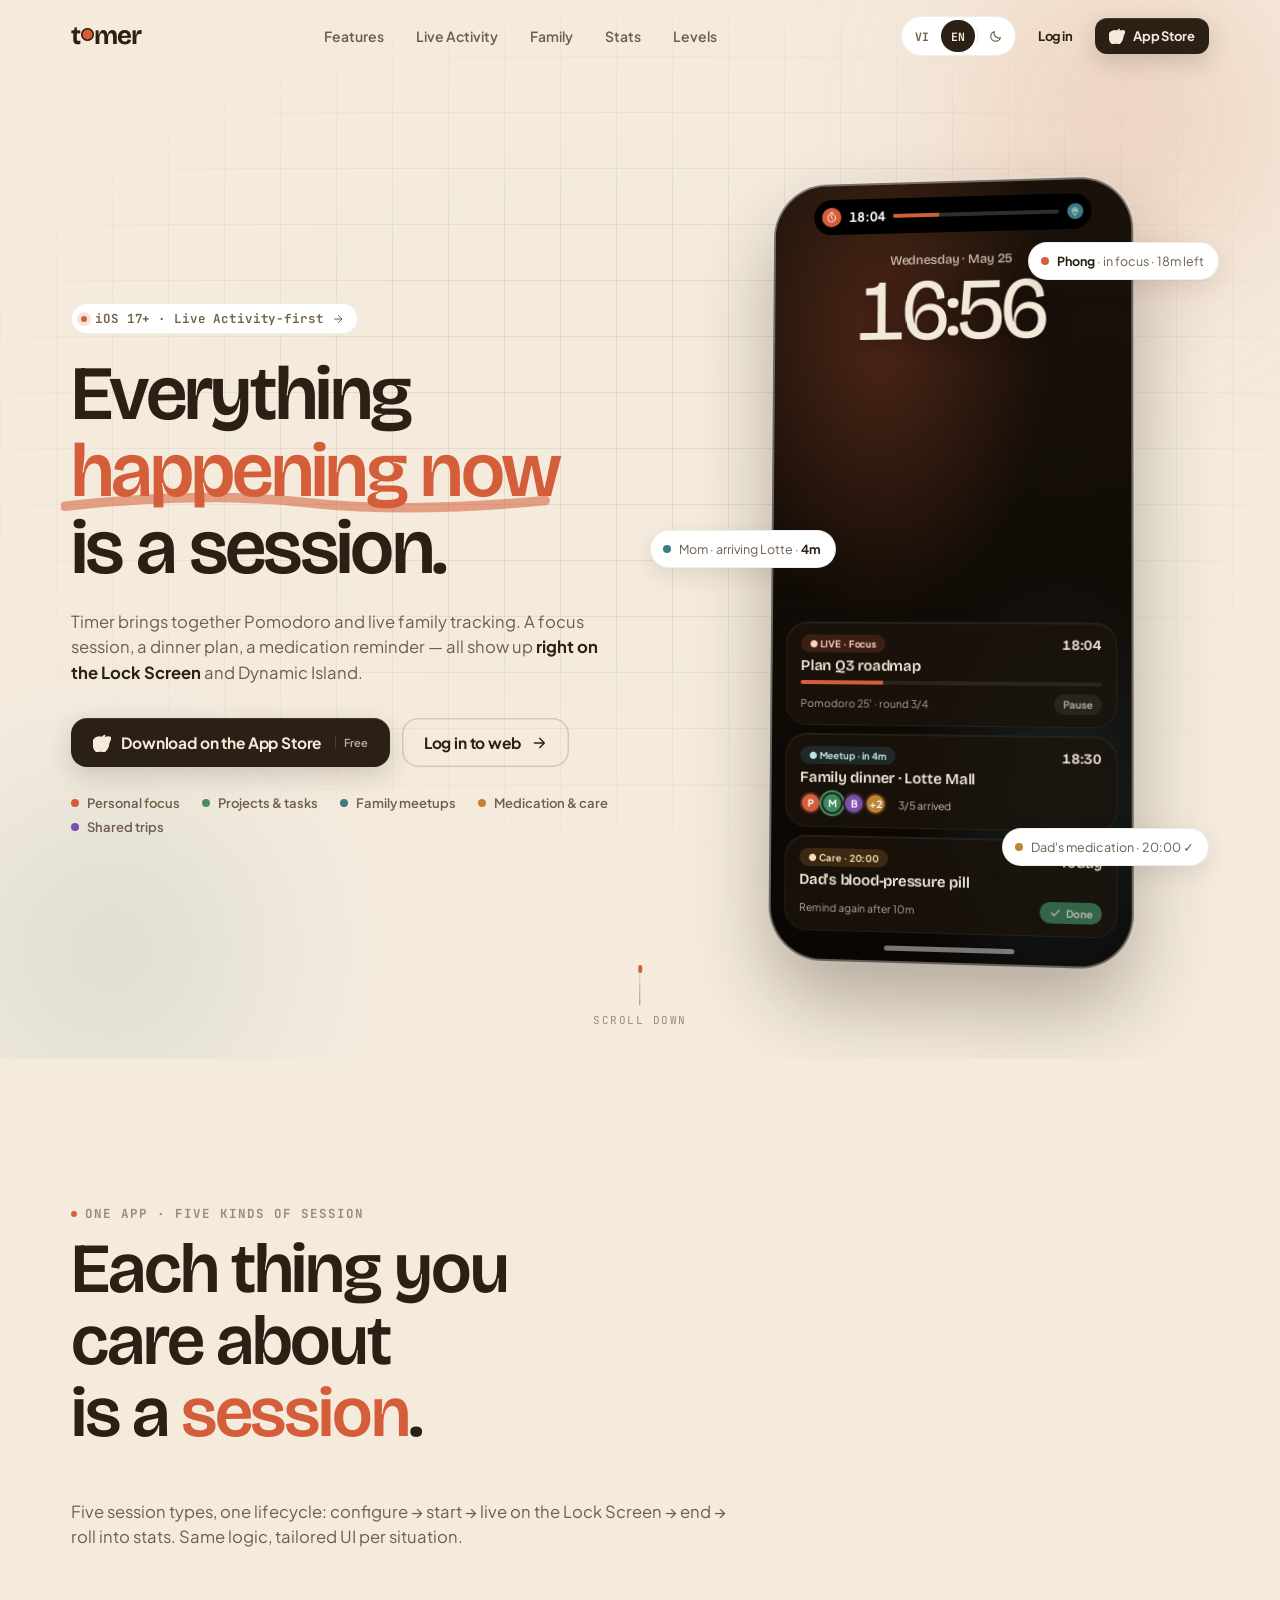
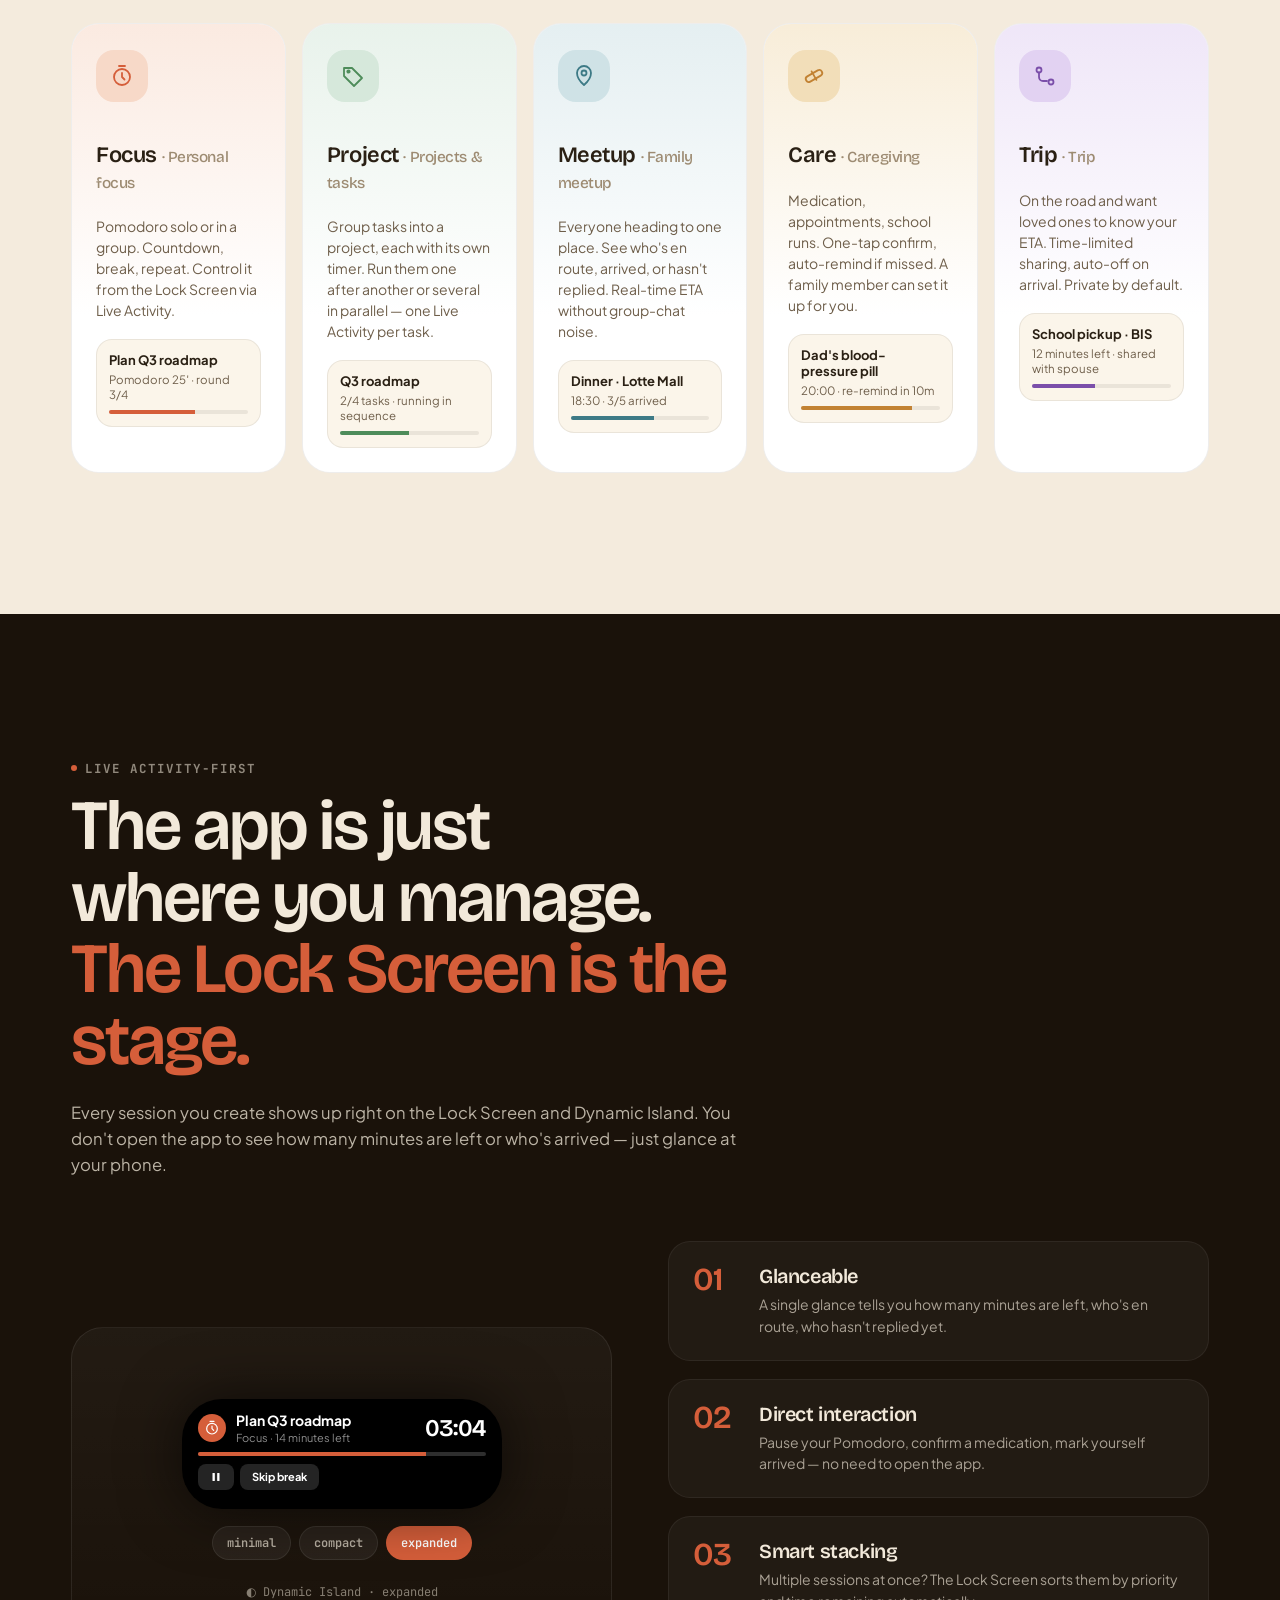
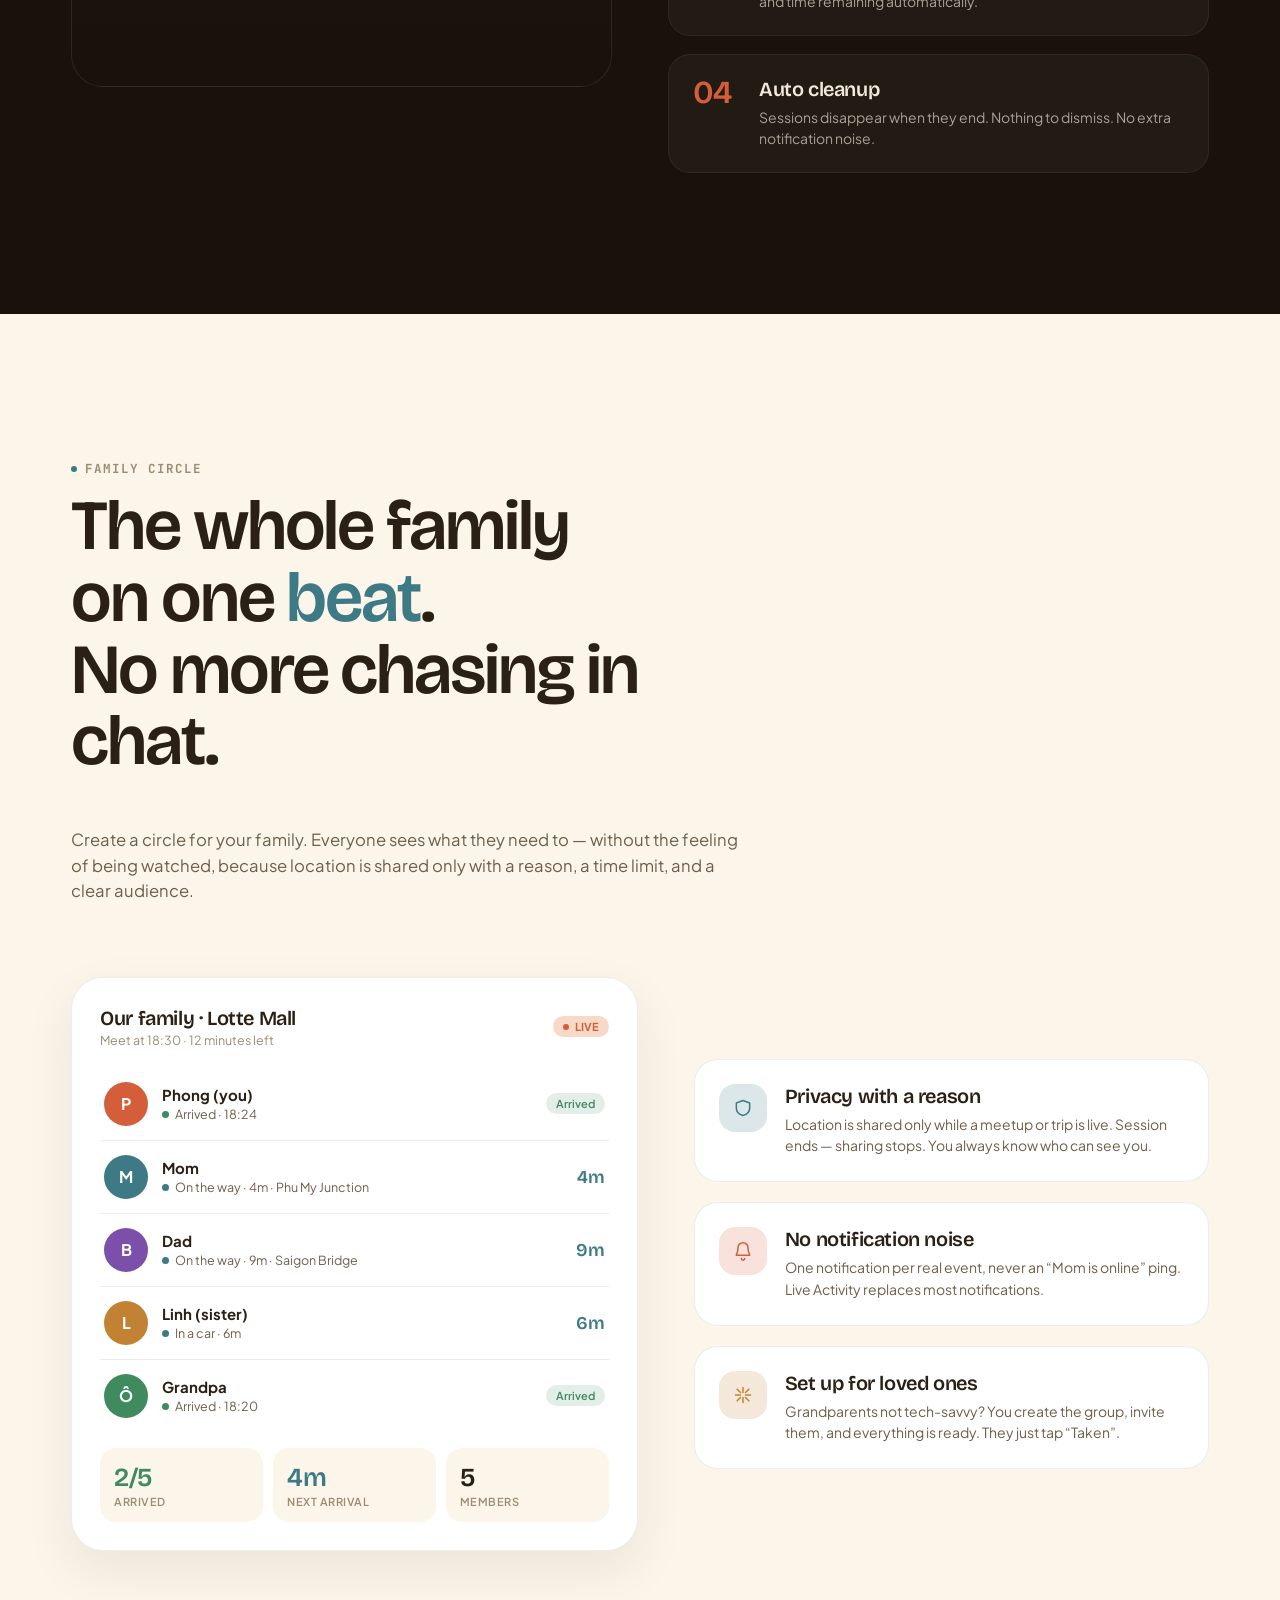
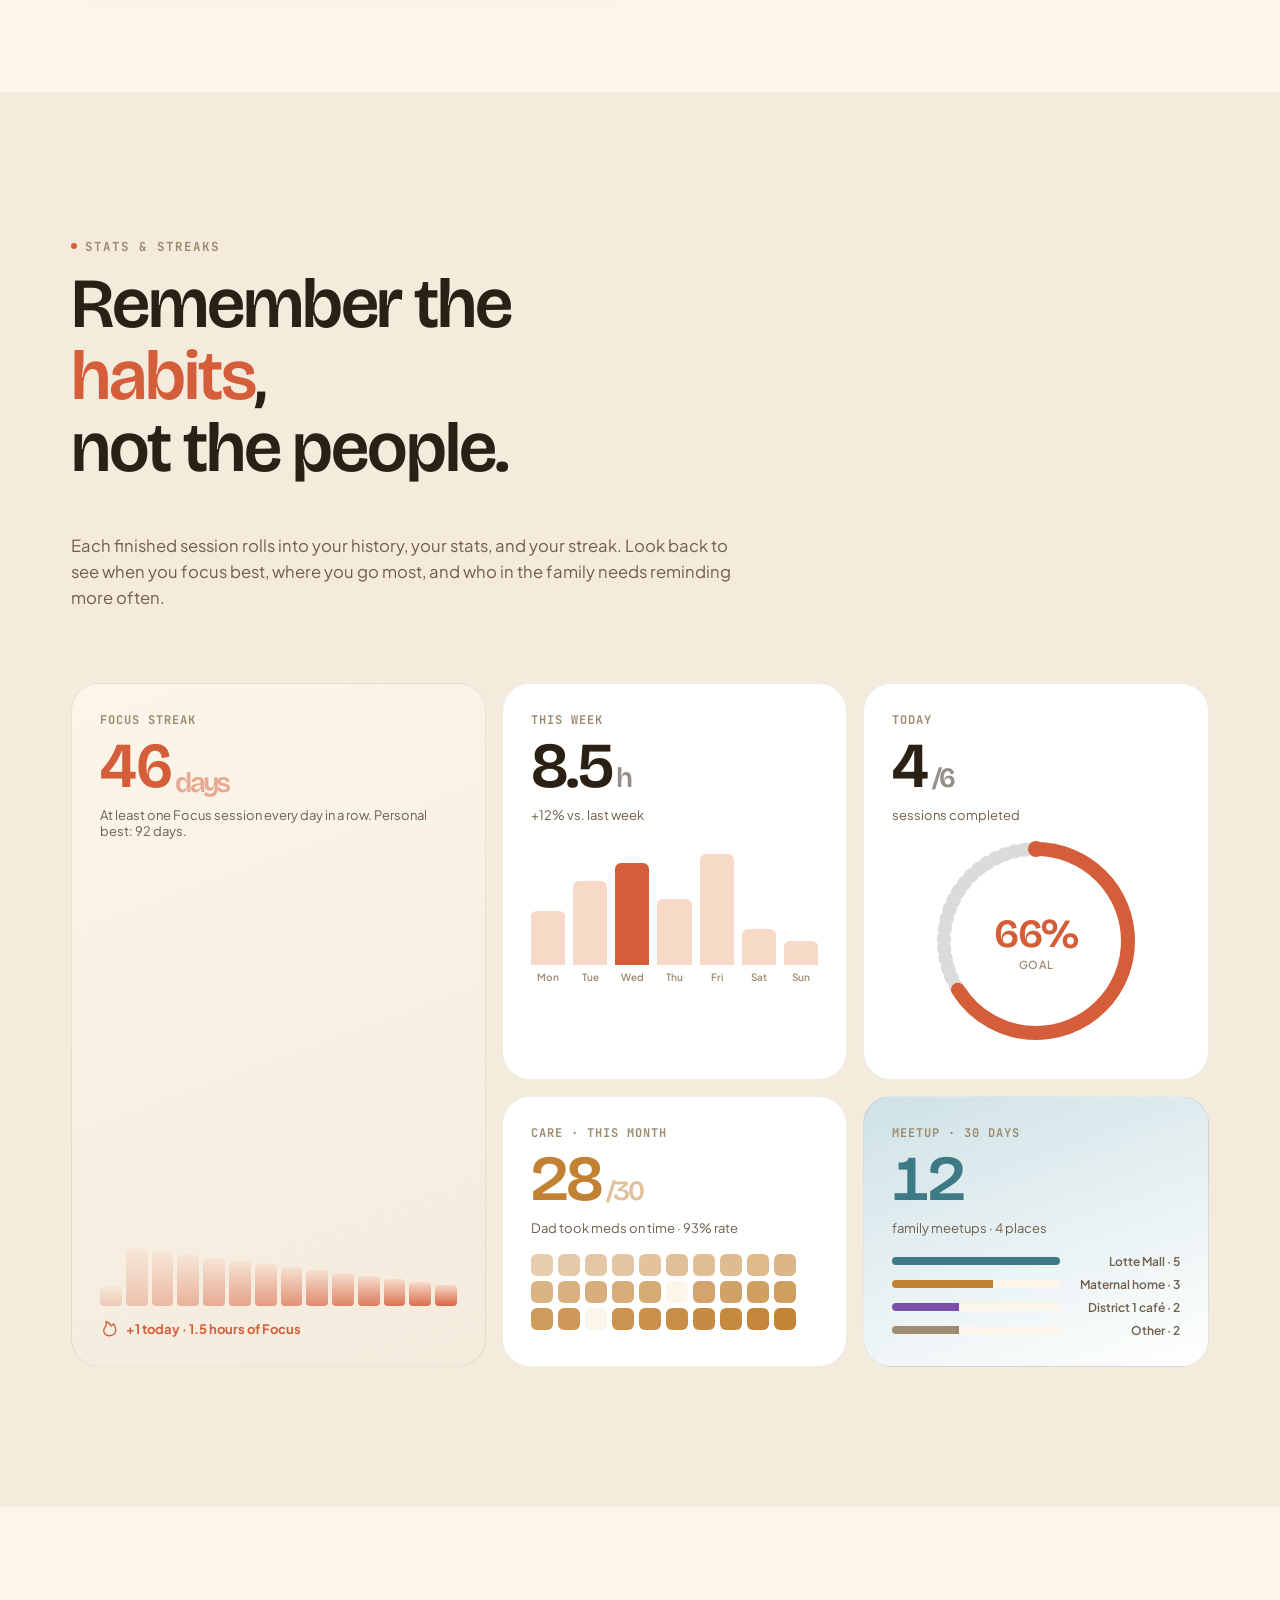
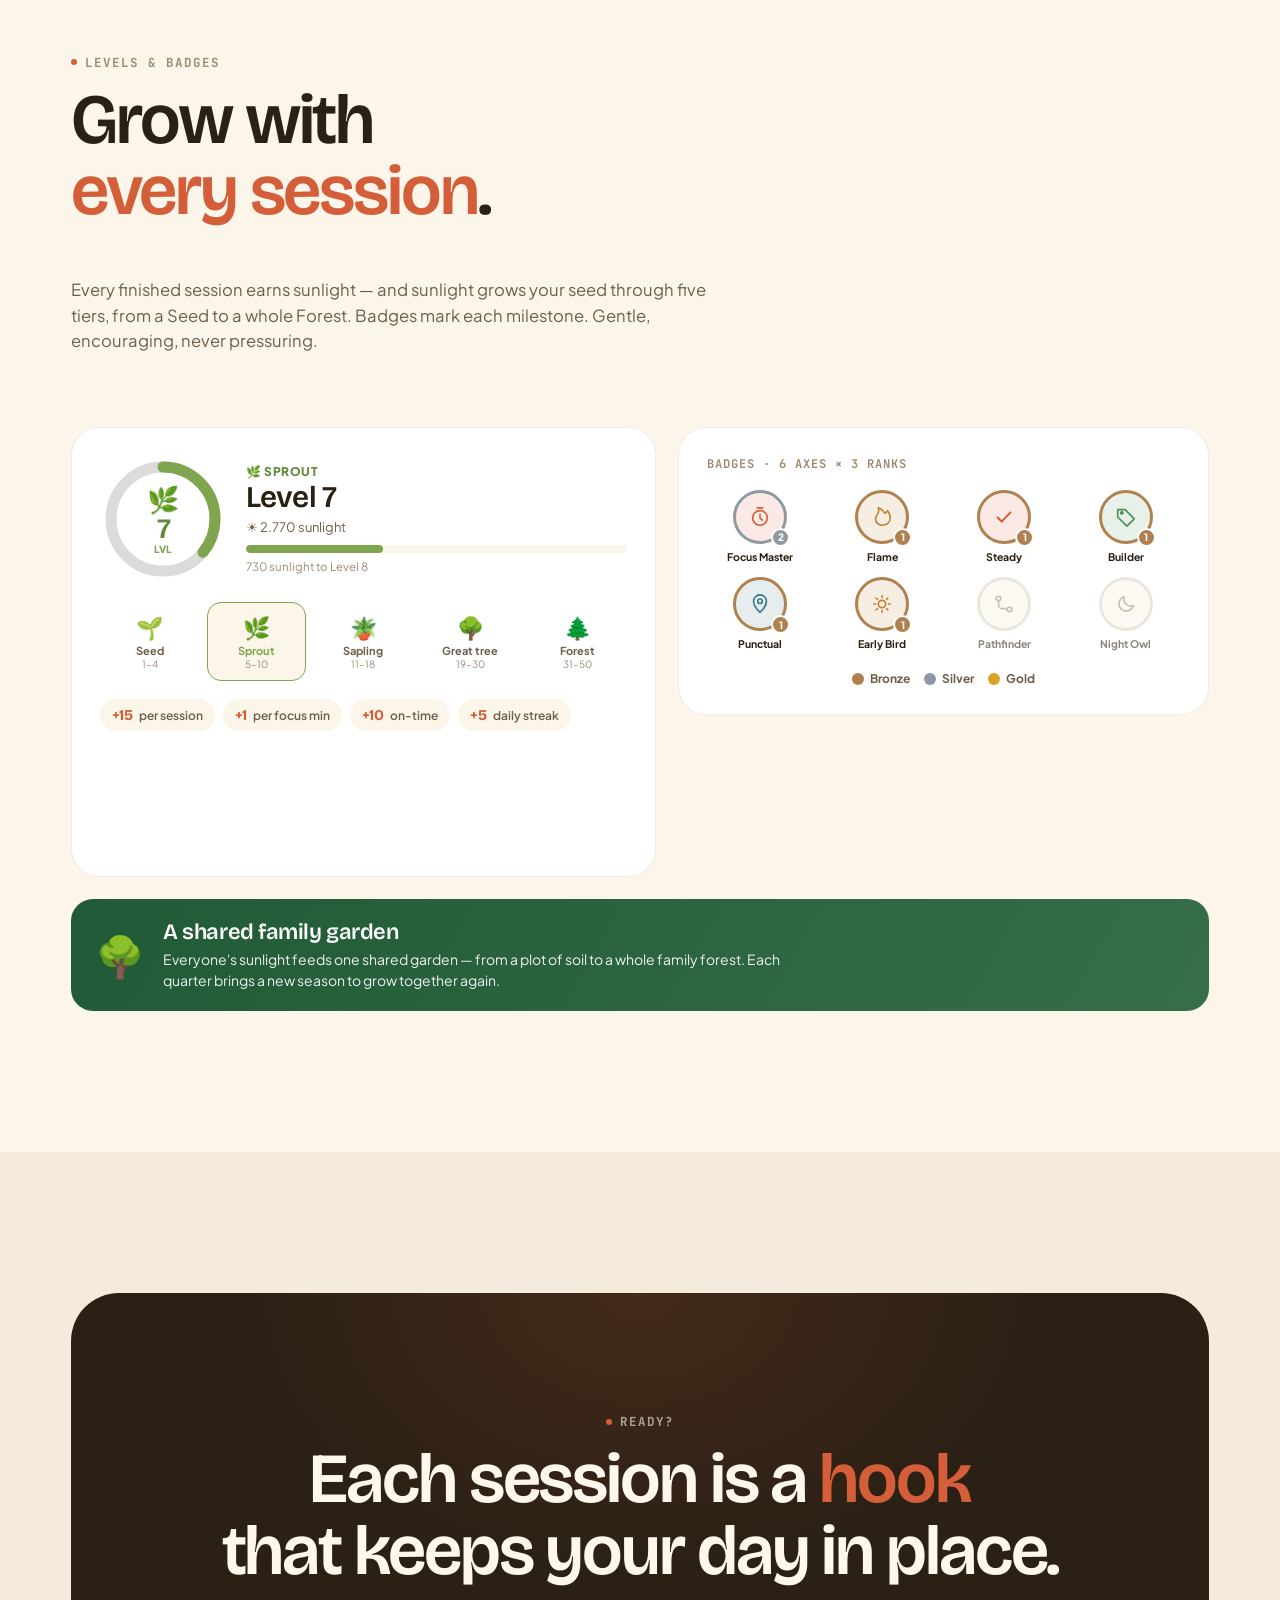
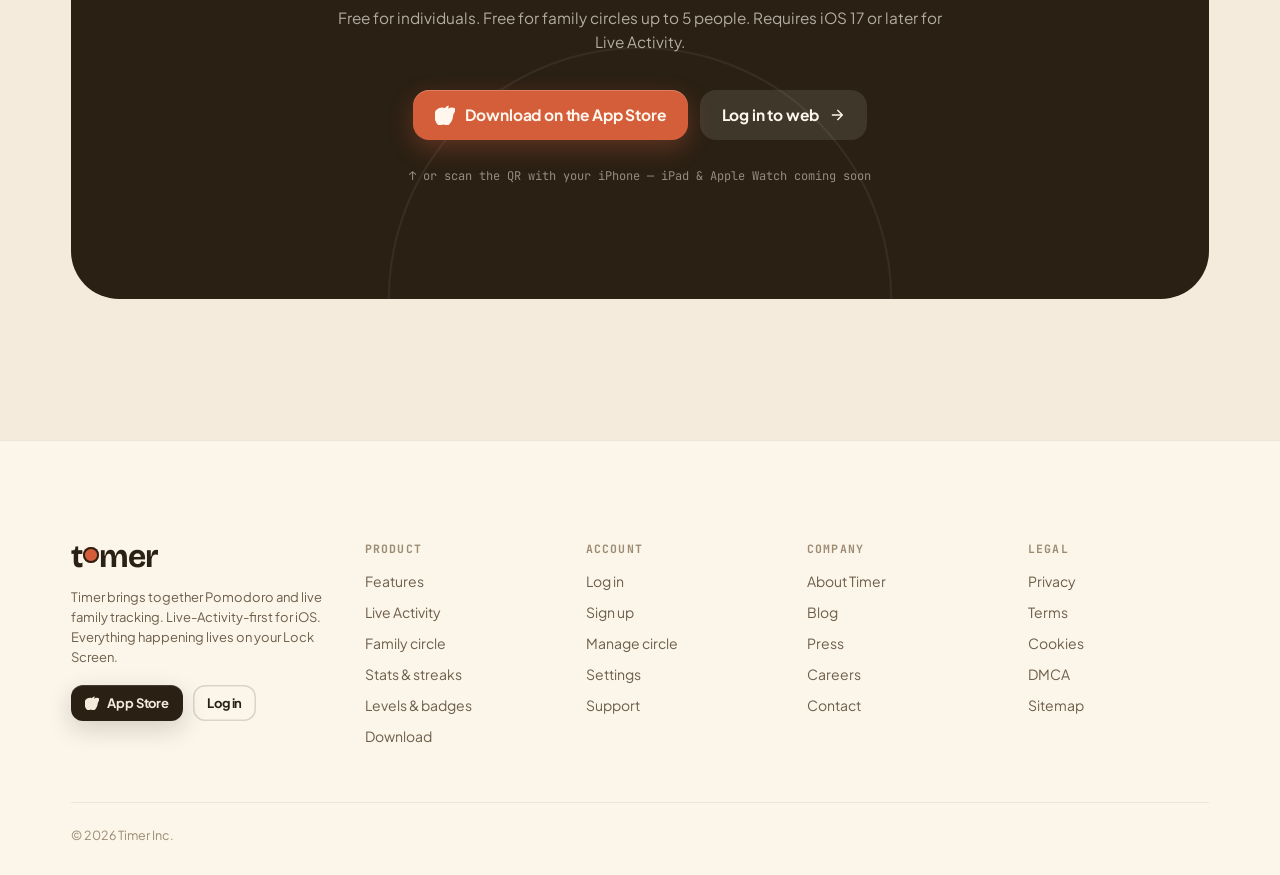
<file: index.html>
<!doctype html>
<html lang="vi" data-theme="light">
<head>
<meta charset="utf-8">
<meta name="viewport" content="width=device-width, initial-scale=1, viewport-fit=cover">
<meta name="theme-color" content="#F4EBDD" media="(prefers-color-scheme: light)">
<meta name="theme-color" content="#14100A" media="(prefers-color-scheme: dark)">

<!-- Pre-paint theme + language + js flag (chống FOUC) -->
<script>
(function () {
  var d = document.documentElement;
  d.classList.add('js');
  try {
    var t = localStorage.getItem('timer:theme');
    if (!t) t = window.matchMedia('(prefers-color-scheme: dark)').matches ? 'dark' : 'light';
    d.setAttribute('data-theme', t);
    var l = localStorage.getItem('timer:lang');
    if (!l) l = (navigator.language || 'vi').toLowerCase().startsWith('en') ? 'en' : 'vi';
    d.setAttribute('lang', l);
  } catch (e) {}
})();
</script>

<title>Timer — Tập trung & sống cùng gia đình trên Lock Screen | t●mer</title>
<meta name="description" content="Timer hợp nhất Pomodoro với theo dõi sống của gia đình. Mọi phiên Focus, Dự án, Meetup, Care hay Trip đều xuất hiện trên Lock Screen và Dynamic Island của iPhone.">
<meta name="author" content="Timer Inc.">
<meta name="robots" content="index, follow">
<link rel="canonical" href="https://timer.app/">
<meta name="apple-mobile-web-app-capable" content="yes">
<meta name="apple-mobile-web-app-title" content="Timer">

<link rel="icon" type="image/svg+xml" href="favicon.svg">
<link rel="apple-touch-icon" href="apple-touch-icon.svg">
<link rel="mask-icon" href="favicon.svg" color="#D55E3A">

<!-- Open Graph -->
<meta property="og:type" content="website">
<meta property="og:site_name" content="Timer">
<meta property="og:title" content="Timer — Mọi việc đang diễn ra đều là một phiên">
<meta property="og:description" content="App tập trung cá nhân + theo dõi sống của gia đình. Live Activity-first cho iOS.">
<meta property="og:url" content="https://timer.app/">
<meta property="og:locale" content="vi_VN">
<meta property="og:locale:alternate" content="en_US">

<link rel="preconnect" href="https://fonts.googleapis.com">
<link rel="preconnect" href="https://fonts.gstatic.com" crossorigin>
<link href="https://fonts.googleapis.com/css2?family=Bricolage+Grotesque:opsz,wght@12..96,200..800&family=Plus+Jakarta+Sans:wght@400;500;600;700;800&family=JetBrains+Mono:wght@400;500&display=swap" rel="stylesheet">
<link rel="stylesheet" href="styles.css">
</head>
<body>

<!-- ════════ NAV ════════ -->
<header class="nav" id="nav" role="banner">
  <div class="nav__inner">
    <a href="#top" class="nav__brand" aria-label="Timer">
      <span class="wm" style="font-size:26px">t<span class="wm__dot" aria-hidden="true" style="width:13px;height:13px;margin:0 .52px;top:-1.04px;box-shadow:inset 0 0 0 1.56px var(--text),inset 0 4.16px 0 1.56px transparent"></span>mer</span>
    </a>

    <nav class="nav__links" aria-label="Điều hướng chính" data-en-label="Main navigation">
      <a href="#features" class="nav__link" data-en="Features">Tính năng</a>
      <a href="#live-activity" class="nav__link" data-en="Live Activity">Live Activity</a>
      <a href="#family" class="nav__link" data-en="Family">Gia đình</a>
      <a href="#stats" class="nav__link" data-en="Stats">Thống kê</a>
      <a href="#levels" class="nav__link" data-en="Levels">Cấp độ</a>
    </nav>

    <div class="nav__cta">
      <div class="nav__toggles" role="group" aria-label="Display options">
        <button class="nav__tg-btn nav__tg-btn--lang nav__tg-btn--active" data-lang="vi" aria-label="Tiếng Việt">VI</button>
        <button class="nav__tg-btn nav__tg-btn--lang" data-lang="en" aria-label="English">EN</button>
        <span class="nav__tg-divider"></span>
        <button class="nav__tg-btn" id="themeToggle" aria-label="Chuyển chế độ tối" title="Dark mode"></button>
      </div>
      <a href="/login" class="btn btn--ghost btn--sm" data-en="Log in">Đăng nhập</a>
      <a href="https://apps.apple.com/us/app/totimer-t%E1%BA%ADp-trung-gia-%C4%91%C3%ACnh/id6777914295" class="btn btn--primary btn--sm">
        <svg viewBox="0 0 24 24" width="16" height="16" fill="currentColor"><path d="M16.5 1c.1 1.4-.5 2.8-1.3 3.7-.9 1-2.3 1.8-3.7 1.6-.2-1.4.5-2.8 1.3-3.7C13.8 1.6 15.3.9 16.5 1zm4.2 16.6c-.6 1.4-.9 2-1.7 3.2-1.1 1.7-2.6 3.8-4.5 3.8-1.7 0-2.1-1.1-4.4-1.1S7.4 24.6 5.8 24.6c-1.9 0-3.4-1.9-4.4-3.6C-1.4 16-1.7 9.7 1 6.5c1.9-2.3 4.9-3.6 7.7-3.6 2.4 0 3.9 1.3 5.8 1.3 1.9 0 3-1.3 5.8-1.3 2.1 0 4.4 1.2 6 3.1-5.3 2.9-4.4 10.5-5.6 11.6z"/></svg>
        <span>App Store</span>
      </a>
      <button class="nav__burger" id="burger" aria-label="Mở menu" data-en-label="Open menu">
        <svg viewBox="0 0 24 24" width="22" height="22" fill="none" stroke="currentColor" stroke-width="2" stroke-linecap="round"><path d="M4 7h16M4 12h16M4 17h16"/></svg>
      </button>
    </div>
  </div>

  <!-- Mobile drawer -->
  <div class="drawer" id="drawer" role="dialog" aria-hidden="true">
    <div class="drawer__head">
      <span class="wm" style="font-size:24px">t<span class="wm__dot" aria-hidden="true" style="width:12px;height:12px;margin:0 .48px;top:-.96px;box-shadow:inset 0 0 0 1.44px var(--text),inset 0 3.84px 0 1.44px transparent"></span>mer</span>
      <button class="drawer__close" id="drawerClose" aria-label="Đóng menu" data-en-label="Close menu">
        <svg viewBox="0 0 24 24" width="22" height="22" fill="none" stroke="currentColor" stroke-width="2" stroke-linecap="round"><path d="M6 6l12 12M18 6L6 18"/></svg>
      </button>
    </div>
    <nav class="drawer__links">
      <a href="#features" class="drawer__link" data-en="Features">Tính năng<svg viewBox="0 0 24 24" width="14" height="14" fill="none" stroke="currentColor" stroke-width="2" stroke-linecap="round" stroke-linejoin="round"><path d="M5 12h14M13 5l7 7-7 7"/></svg></a>
      <a href="#live-activity" class="drawer__link" data-en="Live Activity">Live Activity<svg viewBox="0 0 24 24" width="14" height="14" fill="none" stroke="currentColor" stroke-width="2" stroke-linecap="round" stroke-linejoin="round"><path d="M5 12h14M13 5l7 7-7 7"/></svg></a>
      <a href="#family" class="drawer__link" data-en="Family">Gia đình<svg viewBox="0 0 24 24" width="14" height="14" fill="none" stroke="currentColor" stroke-width="2" stroke-linecap="round" stroke-linejoin="round"><path d="M5 12h14M13 5l7 7-7 7"/></svg></a>
      <a href="#stats" class="drawer__link" data-en="Stats">Thống kê<svg viewBox="0 0 24 24" width="14" height="14" fill="none" stroke="currentColor" stroke-width="2" stroke-linecap="round" stroke-linejoin="round"><path d="M5 12h14M13 5l7 7-7 7"/></svg></a>
      <a href="#levels" class="drawer__link" data-en="Levels">Cấp độ<svg viewBox="0 0 24 24" width="14" height="14" fill="none" stroke="currentColor" stroke-width="2" stroke-linecap="round" stroke-linejoin="round"><path d="M5 12h14M13 5l7 7-7 7"/></svg></a>
    </nav>
    <div class="drawer__cta">
      <a href="/login" class="btn btn--ghost btn--lg" data-en="Log in">Đăng nhập</a>
      <a href="https://apps.apple.com/us/app/totimer-t%E1%BA%ADp-trung-gia-%C4%91%C3%ACnh/id6777914295" class="btn btn--primary btn--lg">
        <svg viewBox="0 0 24 24" width="18" height="18" fill="currentColor"><path d="M16.5 1c.1 1.4-.5 2.8-1.3 3.7-.9 1-2.3 1.8-3.7 1.6-.2-1.4.5-2.8 1.3-3.7C13.8 1.6 15.3.9 16.5 1zm4.2 16.6c-.6 1.4-.9 2-1.7 3.2-1.1 1.7-2.6 3.8-4.5 3.8-1.7 0-2.1-1.1-4.4-1.1S7.4 24.6 5.8 24.6c-1.9 0-3.4-1.9-4.4-3.6C-1.4 16-1.7 9.7 1 6.5c1.9-2.3 4.9-3.6 7.7-3.6 2.4 0 3.9 1.3 5.8 1.3 1.9 0 3-1.3 5.8-1.3 2.1 0 4.4 1.2 6 3.1-5.3 2.9-4.4 10.5-5.6 11.6z"/></svg>
        <span data-en="Download on the App Store">Tải trên App Store</span>
      </a>
    </div>
  </div>
</header>

<main>

<!-- ════════ HERO ════════ -->
<section id="top" class="hero reveal">
  <div class="hero__bg" aria-hidden="true">
    <div class="hero__blob hero__blob--1"></div>
    <div class="hero__blob hero__blob--2"></div>
    <div class="hero__grid"></div>
  </div>

  <div class="container hero__inner">
    <div class="hero__copy">
      <a href="#live-activity" class="hero__eyebrow">
        <span class="hero__dot"></span>
        <span data-en="iOS 17+ · Live Activity-first">iOS 17+ · Ưu tiên Live Activity</span>
        <svg viewBox="0 0 24 24" width="12" height="12" fill="none" stroke="currentColor" stroke-width="2" stroke-linecap="round" stroke-linejoin="round"><path d="M5 12h14M13 5l7 7-7 7"/></svg>
      </a>

      <h1 class="hero__title" data-en="Everything <span class='hero__accent'><span class='hero__accent-text'>happening now</span><svg class='hero__underline' viewBox='0 0 280 14' preserveAspectRatio='none'><path d='M2 9 Q 80 1 140 7 T 278 6' fill='none' stroke='currentColor' stroke-width='5' stroke-linecap='round'/></svg></span><br>is a session.">Mọi việc <span class="hero__accent"><span class="hero__accent-text">đang diễn ra</span><svg class="hero__underline" viewBox="0 0 280 14" preserveAspectRatio="none"><path d="M2 9 Q 80 1 140 7 T 278 6" fill="none" stroke="currentColor" stroke-width="5" stroke-linecap="round"/></svg></span><br>đều là một phiên.</h1>

      <p class="hero__sub" data-en="Timer brings together Pomodoro and live family tracking. A focus session, a dinner plan, a medication reminder — all show up <strong>right on the Lock Screen</strong> and Dynamic Island.">Timer hợp nhất Pomodoro với theo dõi sống của cả gia đình. Một phiên tập trung, một bữa cơm hẹn, một lời nhắc uống thuốc — tất cả đều xuất hiện <strong>ngay trên Lock Screen</strong> và Dynamic Island.</p>

      <div class="hero__ctas">
        <a href="https://apps.apple.com/us/app/totimer-t%E1%BA%ADp-trung-gia-%C4%91%C3%ACnh/id6777914295" class="btn btn--primary btn--lg">
          <svg viewBox="0 0 24 24" width="18" height="18" fill="currentColor"><path d="M16.5 1c.1 1.4-.5 2.8-1.3 3.7-.9 1-2.3 1.8-3.7 1.6-.2-1.4.5-2.8 1.3-3.7C13.8 1.6 15.3.9 16.5 1zm4.2 16.6c-.6 1.4-.9 2-1.7 3.2-1.1 1.7-2.6 3.8-4.5 3.8-1.7 0-2.1-1.1-4.4-1.1S7.4 24.6 5.8 24.6c-1.9 0-3.4-1.9-4.4-3.6C-1.4 16-1.7 9.7 1 6.5c1.9-2.3 4.9-3.6 7.7-3.6 2.4 0 3.9 1.3 5.8 1.3 1.9 0 3-1.3 5.8-1.3 2.1 0 4.4 1.2 6 3.1-5.3 2.9-4.4 10.5-5.6 11.6z"/></svg>
          <span data-en="Download on the App Store">Tải trên App Store</span>
          <span class="btn__hint" data-en="Free">Miễn phí</span>
        </a>
        <a href="/login" class="btn btn--outline btn--lg">
          <span data-en="Log in to web">Đăng nhập trang web</span>
          <svg viewBox="0 0 24 24" width="16" height="16" fill="none" stroke="currentColor" stroke-width="2" stroke-linecap="round" stroke-linejoin="round"><path d="M5 12h14M13 5l7 7-7 7"/></svg>
        </a>
      </div>

      <ul class="hero__bullets">
        <li><span class="bullet-dot" style="background:var(--focus)"></span><span data-en="Personal focus">Tập trung cá nhân</span></li>
        <li><span class="bullet-dot" style="background:var(--project)"></span><span data-en="Projects &amp; tasks">Dự án &amp; task</span></li>
        <li><span class="bullet-dot" style="background:var(--meetup)"></span><span data-en="Family meetups">Hẹn gặp gia đình</span></li>
        <li><span class="bullet-dot" style="background:var(--care)"></span><span data-en="Medication &amp; care">Nhắc thuốc &amp; chăm sóc</span></li>
        <li><span class="bullet-dot" style="background:var(--trip)"></span><span data-en="Shared trips">Chia sẻ hành trình</span></li>
      </ul>
    </div>

    <div class="hero__phone-wrap">
      <div class="phone-stage">
        <div class="float-chip float-chip--1">
          <span class="float-chip__dot" style="background:#D55E3A"></span>
          <span data-en="<strong>Phong</strong> · in focus · 18m left"><strong>Phong</strong> · đang tập trung · còn 18p</span>
        </div>
        <div class="float-chip float-chip--2">
          <span class="float-chip__dot" style="background:#3D7A86"></span>
          <span data-en="Mom · arriving Lotte · <strong>4m</strong>">Mẹ · đang đến Lotte · <strong>4p</strong></span>
        </div>
        <div class="float-chip float-chip--3">
          <span class="float-chip__dot" style="background:#C28233"></span>
          <span data-en="Dad's medication · 20:00 ✓">Thuốc của Bố · 20:00 ✓</span>
        </div>

        <div class="phone">
          <div class="phone__wallpaper"></div>
          <div class="phone__time">
            <div class="phone__date" data-en="Wednesday · May 25">Thứ Tư · 25 tháng 5</div>
            <div class="phone__clock tnum" id="phoneClock">09:41</div>
          </div>

          <!-- Dynamic Island (state cycled by JS) -->
          <div class="di di--expanded" id="heroDI"></div>

          <!-- Live Activity stack -->
          <div class="la-stack">
            <div class="la la--focus">
              <div class="la__head">
                <span class="la__chip" style="background:rgba(213,94,58,.18);color:#FFD5C2">● LIVE · Focus</span>
                <span class="la__time tnum" data-di-time>12:34</span>
              </div>
              <div class="la__title" data-en="Plan Q3 roadmap">Lập kế hoạch quý 3</div>
              <div class="la__bar"><span data-di-bar style="width:38%;background:#D55E3A"></span></div>
              <div class="la__foot">
                <span data-en="Pomodoro 25′ · round 3/4">Pomodoro 25′ · lần 3/4</span>
                <span class="la__pill" data-en="Pause">Tạm dừng</span>
              </div>
            </div>
            <div class="la la--meetup">
              <div class="la__head">
                <span class="la__chip" style="background:rgba(61,122,134,.22);color:#BFE4EA">● Meetup · <span data-en="in 4m">còn 4p</span></span>
                <span class="la__time tnum">18:30</span>
              </div>
              <div class="la__title" data-en="Family dinner · Lotte Mall">Cả nhà ăn tối · Lotte Mall</div>
              <div class="la__avatars">
                <span class="la-avatar" style="background:#D55E3A">P</span>
                <span class="la-avatar la-avatar--ok" style="background:#3F8A5F">M</span>
                <span class="la-avatar" style="background:#7B4FAA">B</span>
                <span class="la-avatar" style="background:#C28233">+2</span>
                <span class="la__eta" data-en="3/5 arrived">3/5 đã đến</span>
              </div>
            </div>
            <div class="la la--care">
              <div class="la__head">
                <span class="la__chip" style="background:rgba(194,130,51,.22);color:#F5DCB1">● Care · 20:00</span>
                <span class="la__time" data-en="Today">Hôm nay</span>
              </div>
              <div class="la__title" data-en="Dad's blood-pressure pill">Bố uống thuốc huyết áp</div>
              <div class="la__foot">
                <span data-en="Remind again after 10m">Nhắc lại nếu trễ 10 phút</span>
                <span class="la__pill la__pill--check"><svg viewBox="0 0 24 24" width="13" height="13" fill="none" stroke="#fff" stroke-width="2.2" stroke-linecap="round" stroke-linejoin="round"><path d="M5 12.5l4.5 4.5L19 7"/></svg> <span data-en="Done">Đã xong</span></span>
              </div>
            </div>
          </div>

          <div class="phone__notch"></div>
          <div class="phone__home"></div>
        </div>
      </div>
    </div>
  </div>

  <a href="#features" class="hero__scroll" aria-label="Cuộn xuống" data-en-label="Scroll down">
    <span class="hero__scroll-line"></span>
    <span class="hero__scroll-label" data-en="scroll down">cuộn xuống</span>
  </a>
</section>

<!-- ════════ FEATURES ════════ -->
<section id="features" class="section">
  <div class="container reveal">
    <div class="features__head">
      <div class="features__intro">
        <div class="eyebrow"><span class="eyebrow__dot"></span><span data-en="One app · five kinds of session">Một ứng dụng · năm loại phiên</span></div>
        <h2 class="h-display" style="margin-top:12px" data-en="Each thing you care about <br>is a <em style='color:var(--primary);font-style:normal'>session</em>.">Mỗi thứ bạn quan tâm <br>là một <em style="color:var(--primary);font-style:normal">phiên</em>.</h2>
      </div>
      <p class="lede" data-en="Five session types, one lifecycle: configure → start → live on the Lock Screen → end → roll into stats. Same logic, tailored UI per situation.">Năm loại phiên, chung một vòng đời: cấu hình → bắt đầu → sống trên Lock Screen → kết thúc → lưu vào thống kê. Logic giống nhau, giao diện rõ ràng cho từng tình huống.</p>
    </div>

    <div class="feat-grid stagger">
      <article class="feat-card" style="--bg-feat-soft:var(--focus-soft);--bg-feat-strong:var(--focus)">
        <div class="feat-card__bg"></div>
        <div class="feat-card__icon"><svg viewBox="0 0 24 24" width="24" height="24" fill="none" stroke="currentColor" stroke-width="1.8" stroke-linecap="round" stroke-linejoin="round"><circle cx="12" cy="13" r="8"/><path d="M12 9v4l2.5 2.5"/><path d="M9 2h6"/></svg></div>
        <h3 class="feat-card__title">Focus <span style="color:var(--text-muted);font-weight:500;font-size:.7em">· <span data-en="Personal focus">Tập trung</span></span></h3>
        <p class="feat-card__desc" data-en="Pomodoro solo or in a group. Countdown, break, repeat. Control it from the Lock Screen via Live Activity.">Pomodoro cá nhân hoặc cùng nhóm. Đếm ngược, nghỉ, lặp lại. Có Live Activity để điều khiển ngay từ Lock Screen.</p>
        <div class="feat-card__mock">
          <div class="feat-card__mock-title" data-en="Plan Q3 roadmap">Lập kế hoạch quý 3</div>
          <div class="feat-card__mock-meta" data-en="Pomodoro 25′ · round 3/4">Pomodoro 25′ · lần 3/4</div>
          <div class="feat-card__bar"><span style="width:62%"></span></div>
        </div>
      </article>

      <article class="feat-card" style="--bg-feat-soft:var(--project-soft);--bg-feat-strong:var(--project)">
        <div class="feat-card__bg"></div>
        <div class="feat-card__icon"><svg viewBox="0 0 24 24" width="24" height="24" fill="none" stroke="currentColor" stroke-width="1.8" stroke-linecap="round" stroke-linejoin="round"><path d="M3 12V4h8l10 10-8 8L3 12z"/><circle cx="7.5" cy="7.5" r="1.2" fill="currentColor"/></svg></div>
        <h3 class="feat-card__title">Project <span style="color:var(--text-muted);font-weight:500;font-size:.7em">· <span data-en="Projects &amp; tasks">Dự án &amp; task</span></span></h3>
        <p class="feat-card__desc" data-en="Group tasks into a project, each with its own timer. Run them one after another or several in parallel — one Live Activity per task.">Gom nhiều task thành một dự án, mỗi task có timer riêng. Chạy lần lượt từng task hoặc nhiều task song song — mỗi task một Live Activity.</p>
        <div class="feat-card__mock">
          <div class="feat-card__mock-title" data-en="Q3 roadmap">Kế hoạch quý 3</div>
          <div class="feat-card__mock-meta" data-en="2/4 tasks · running in sequence">2/4 task · đang chạy tuần tự</div>
          <div class="feat-card__bar"><span style="width:50%"></span></div>
        </div>
      </article>

      <article class="feat-card" style="--bg-feat-soft:var(--meetup-soft);--bg-feat-strong:var(--meetup)">
        <div class="feat-card__bg"></div>
        <div class="feat-card__icon"><svg viewBox="0 0 24 24" width="24" height="24" fill="none" stroke="currentColor" stroke-width="1.8" stroke-linecap="round" stroke-linejoin="round"><path d="M12 21s-7-6-7-12a7 7 0 0 1 14 0c0 6-7 12-7 12z"/><circle cx="12" cy="9" r="2.5"/></svg></div>
        <h3 class="feat-card__title">Meetup <span style="color:var(--text-muted);font-weight:500;font-size:.7em">· <span data-en="Family meetup">Hẹn gặp</span></span></h3>
        <p class="feat-card__desc" data-en="Everyone heading to one place. See who's en route, arrived, or hasn't replied. Real-time ETA without group-chat noise.">Cả nhà tới một địa điểm. Biết ai đang đến, ai đã tới, ai chưa phản hồi. Cập nhật giờ đến theo thời gian thực, không cần nhắn tin hỏi.</p>
        <div class="feat-card__mock">
          <div class="feat-card__mock-title" data-en="Dinner · Lotte Mall">Ăn tối · Lotte Mall</div>
          <div class="feat-card__mock-meta" data-en="18:30 · 3/5 arrived">18:30 · 3/5 đã đến</div>
          <div class="feat-card__bar"><span style="width:60%"></span></div>
        </div>
      </article>

      <article class="feat-card" style="--bg-feat-soft:var(--care-soft);--bg-feat-strong:var(--care)">
        <div class="feat-card__bg"></div>
        <div class="feat-card__icon"><svg viewBox="0 0 24 24" width="24" height="24" fill="none" stroke="currentColor" stroke-width="1.8" stroke-linecap="round" stroke-linejoin="round"><rect x="3" y="9" width="18" height="6" rx="3" transform="rotate(-30 12 12)"/><path d="M9.6 7.4l4.8 8.5"/></svg></div>
        <h3 class="feat-card__title">Care <span style="color:var(--text-muted);font-weight:500;font-size:.7em">· <span data-en="Caregiving">Chăm sóc</span></span></h3>
        <p class="feat-card__desc" data-en="Medication, appointments, school runs. One-tap confirm, auto-remind if missed. A family member can set it up for you.">Thuốc, lịch khám, đưa đón. Có xác nhận một chạm, có nhắc lại tự động nếu bị quên. Người thân có thể cài đặt hộ.</p>
        <div class="feat-card__mock">
          <div class="feat-card__mock-title" data-en="Dad's blood-pressure pill">Thuốc huyết áp của Bố</div>
          <div class="feat-card__mock-meta" data-en="20:00 · re-remind in 10m">20:00 · nhắc lại sau 10p</div>
          <div class="feat-card__bar"><span style="width:80%"></span></div>
        </div>
      </article>

      <article class="feat-card" style="--bg-feat-soft:var(--trip-soft);--bg-feat-strong:var(--trip)">
        <div class="feat-card__bg"></div>
        <div class="feat-card__icon"><svg viewBox="0 0 24 24" width="24" height="24" fill="none" stroke="currentColor" stroke-width="1.8" stroke-linecap="round" stroke-linejoin="round"><circle cx="6" cy="6" r="2.5"/><circle cx="18" cy="18" r="2.5"/><path d="M6 8.5v4.5a4 4 0 0 0 4 4h4"/></svg></div>
        <h3 class="feat-card__title">Trip <span style="color:var(--text-muted);font-weight:500;font-size:.7em">· <span data-en="Trip">Hành trình</span></span></h3>
        <p class="feat-card__desc" data-en="On the road and want loved ones to know your ETA. Time-limited sharing, auto-off on arrival. Private by default.">Đang di chuyển và muốn người thân biết giờ đến. Chia sẻ có thời hạn, tự tắt khi đến nơi. Riêng tư mặc định.</p>
        <div class="feat-card__mock">
          <div class="feat-card__mock-title" data-en="School pickup · BIS">Đón con · trường BIS</div>
          <div class="feat-card__mock-meta" data-en="12 minutes left · shared with spouse">Còn 12 phút · chia sẻ với vợ</div>
          <div class="feat-card__bar"><span style="width:45%"></span></div>
        </div>
      </article>
    </div>
  </div>
</section>

<!-- ════════ LIVE ACTIVITY ════════ -->
<section id="live-activity" class="section la-sec">
  <div class="container reveal">
    <div class="la-sec__head">
      <div class="eyebrow"><span class="eyebrow__dot"></span><span data-en="Live Activity-first">Ưu tiên Live Activity</span></div>
      <h2 class="h-display" style="margin-top:14px" data-en="The app is just where you manage. <br><span style='color:var(--primary)'>The Lock Screen is the stage.</span>">Ứng dụng chỉ là nơi quản lý. <br><span style="color:var(--primary)">Lock Screen mới là sân khấu.</span></h2>
      <p class="lede" style="margin-top:22px" data-en="Every session you create shows up right on the Lock Screen and Dynamic Island. You don't open the app to see how many minutes are left or who's arrived — just glance at your phone.">Mỗi phiên bạn tạo đều xuất hiện ngay trên Lock Screen và Dynamic Island. Bạn không phải mở ứng dụng để biết “còn bao nhiêu phút” hay “ai đã tới” — chỉ liếc điện thoại.</p>
    </div>

    <div class="la-sec__demo">
      <div class="di-demo">
        <div class="di-demo__device">
          <div class="di-demo__island di-demo__island--expanded" id="demoDI"></div>
        </div>
        <div class="di-demo__states" id="demoStates">
          <button class="di-demo__state-btn" data-state="minimal">minimal</button>
          <button class="di-demo__state-btn" data-state="compact">compact</button>
          <button class="di-demo__state-btn di-demo__state-btn--active" data-state="expanded">expanded</button>
        </div>
        <div style="margin-top:24px;font-size:12px;color:rgba(242,233,218,.5);font-family:'JetBrains Mono',monospace">◐ Dynamic Island · <span id="demoStateLabel">expanded</span></div>
      </div>

      <div class="la-sec__points stagger">
        <div class="la-point">
          <div class="la-point__num">01</div>
          <div>
            <div class="la-point__title" data-en="Glanceable">Liếc một cái là biết</div>
            <div class="la-point__desc" data-en="A single glance tells you how many minutes are left, who's en route, who hasn't replied yet.">Một cái nhìn là thấy còn bao nhiêu phút, ai đang đến, ai chưa phản hồi.</div>
          </div>
        </div>
        <div class="la-point">
          <div class="la-point__num">02</div>
          <div>
            <div class="la-point__title" data-en="Direct interaction">Tương tác trực tiếp</div>
            <div class="la-point__desc" data-en="Pause your Pomodoro, confirm a medication, mark yourself arrived — no need to open the app.">Tạm dừng Pomodoro, xác nhận đã uống thuốc, đánh dấu đã tới — không cần mở ứng dụng.</div>
          </div>
        </div>
        <div class="la-point">
          <div class="la-point__num">03</div>
          <div>
            <div class="la-point__title" data-en="Smart stacking">Xếp chồng thông minh</div>
            <div class="la-point__desc" data-en="Multiple sessions at once? The Lock Screen sorts them by priority and time remaining automatically.">Nhiều phiên cùng lúc? Lock Screen tự sắp xếp theo độ ưu tiên và thời gian còn lại.</div>
          </div>
        </div>
        <div class="la-point">
          <div class="la-point__num">04</div>
          <div>
            <div class="la-point__title" data-en="Auto cleanup">Tự động dọn dẹp</div>
            <div class="la-point__desc" data-en="Sessions disappear when they end. Nothing to dismiss. No extra notification noise.">Phiên kết thúc tự biến mất. Không phải xoá thủ công. Không làm phiền bằng thông báo dư thừa.</div>
          </div>
        </div>
      </div>
    </div>
  </div>
</section>

<!-- ════════ FAMILY ════════ -->
<section id="family" class="section section--alt">
  <div class="container reveal">
    <div class="features__head">
      <div class="features__intro">
        <div class="eyebrow"><span class="eyebrow__dot" style="background:var(--meetup)"></span><span data-en="Family circle">Nhóm gia đình</span></div>
        <h2 class="h-display" style="margin-top:14px" data-en="The whole family on one <span style='color:var(--meetup)'>beat</span>. <br>No more chasing in chat.">Cả nhà cùng một <span style="color:var(--meetup)">nhịp</span>. <br>Không cần hỏi qua tin nhắn.</h2>
      </div>
      <p class="lede" data-en="Create a circle for your family. Everyone sees what they need to — without the feeling of being watched, because location is shared only with a reason, a time limit, and a clear audience.">Tạo một nhóm cho gia đình. Mỗi người thấy phiên của nhau khi cần — không có cảm giác bị theo dõi, vì vị trí chỉ được chia sẻ khi có lý do, có thời hạn, và có người xem rõ ràng.</p>
    </div>

    <div class="family-grid">
      <div class="family-board">
        <div class="family-board__header">
          <div>
            <div class="family-board__title" data-en="Our family · Lotte Mall">Nhà mình · Lotte Mall</div>
            <div style="font-size:12.5px;color:var(--text-muted);margin-top:2px" data-en="Meet at 18:30 · 12 minutes left">Hẹn 18:30 · còn 12 phút</div>
          </div>
          <div class="family-board__live">LIVE</div>
        </div>

        <div>
          <div class="member-row">
            <div class="member-row__avatar" style="background:#D55E3A">P</div>
            <div style="flex:1;min-width:0">
              <div class="member-row__name" data-en="Phong (you)">Phong (mình)</div>
              <div class="member-row__status"><span class="status-dot" style="background:var(--success)"></span><span data-en="Arrived · 18:24">Đã đến · 18:24</span></div>
            </div>
            <span class="member-row__badge member-row__badge--ok" data-en="Arrived">Đã đến</span>
          </div>
          <div class="member-row">
            <div class="member-row__avatar" style="background:#3D7A86">M</div>
            <div style="flex:1;min-width:0">
              <div class="member-row__name" data-en="Mom">Mẹ</div>
              <div class="member-row__status"><span class="status-dot" style="background:var(--meetup)"></span><span data-en="On the way · 4m · Phu My Junction">Đang đến · còn 4p · Ngã tư Phú Mỹ</span></div>
            </div>
            <div class="member-row__eta" style="color:var(--meetup)" data-en="4m">4p</div>
          </div>
          <div class="member-row">
            <div class="member-row__avatar" style="background:#7B4FAA">B</div>
            <div style="flex:1;min-width:0">
              <div class="member-row__name" data-en="Dad">Bố</div>
              <div class="member-row__status"><span class="status-dot" style="background:var(--meetup)"></span><span data-en="On the way · 9m · Saigon Bridge">Đang đến · còn 9p · Cầu Sài Gòn</span></div>
            </div>
            <div class="member-row__eta" style="color:var(--meetup)" data-en="9m">9p</div>
          </div>
          <div class="member-row">
            <div class="member-row__avatar" style="background:#C28233">L</div>
            <div style="flex:1;min-width:0">
              <div class="member-row__name" data-en="Linh (sister)">Linh (em gái)</div>
              <div class="member-row__status"><span class="status-dot" style="background:var(--meetup)"></span><span data-en="In a car · 6m">Đang trên xe · còn 6p</span></div>
            </div>
            <div class="member-row__eta" style="color:var(--meetup)" data-en="6m">6p</div>
          </div>
          <div class="member-row">
            <div class="member-row__avatar" style="background:#3F8A5F">Ô</div>
            <div style="flex:1;min-width:0">
              <div class="member-row__name" data-en="Grandpa">Ông nội</div>
              <div class="member-row__status"><span class="status-dot" style="background:var(--success)"></span><span data-en="Arrived · 18:20">Đã đến · 18:20</span></div>
            </div>
            <span class="member-row__badge member-row__badge--ok" data-en="Arrived">Đã đến</span>
          </div>
        </div>

        <div class="family-stats">
          <div class="family-stat">
            <div class="family-stat__num" style="color:var(--success)">2/5</div>
            <div class="family-stat__label" data-en="arrived">đã đến</div>
          </div>
          <div class="family-stat">
            <div class="family-stat__num" style="color:var(--meetup)" data-en="4m">4p</div>
            <div class="family-stat__label" data-en="next arrival">người gần nhất</div>
          </div>
          <div class="family-stat">
            <div class="family-stat__num" style="color:var(--text)">5</div>
            <div class="family-stat__label" data-en="members">thành viên</div>
          </div>
        </div>
      </div>

      <div class="stagger" style="display:flex;flex-direction:column;gap:20px">
        <div style="display:flex;gap:18px;padding:24px;background:var(--surface);border-radius:24px;border:1px solid var(--line)">
          <div style="width:48px;height:48px;border-radius:16px;background:color-mix(in oklab,var(--meetup) 18%,transparent);color:var(--meetup);display:inline-flex;align-items:center;justify-content:center;flex-shrink:0"><svg viewBox="0 0 24 24" width="20" height="20" fill="none" stroke="currentColor" stroke-width="1.8" stroke-linecap="round" stroke-linejoin="round"><path d="M12 3l8 3v6c0 5-4 8-8 9-4-1-8-4-8-9V6l8-3z"/></svg></div>
          <div>
            <h3 style="margin:0;font-family:'Bricolage Grotesque',serif;font-weight:600;font-size:20px;letter-spacing:-.02em" data-en="Privacy with a reason">Riêng tư có lý do</h3>
            <p style="margin:6px 0 0;font-size:14px;color:var(--text-soft);line-height:1.55" data-en="Location is shared only while a meetup or trip is live. Session ends — sharing stops. You always know who can see you.">Vị trí chỉ được chia sẻ khi đang có cuộc hẹn hoặc một hành trình đang chạy. Phiên kết thúc — tự ngắt. Bạn luôn biết ai đang thấy mình.</p>
          </div>
        </div>
        <div style="display:flex;gap:18px;padding:24px;background:var(--surface);border-radius:24px;border:1px solid var(--line)">
          <div style="width:48px;height:48px;border-radius:16px;background:color-mix(in oklab,var(--primary) 18%,transparent);color:var(--primary);display:inline-flex;align-items:center;justify-content:center;flex-shrink:0"><svg viewBox="0 0 24 24" width="20" height="20" fill="none" stroke="currentColor" stroke-width="1.8" stroke-linecap="round" stroke-linejoin="round"><path d="M6 8a6 6 0 0 1 12 0c0 7 2 7 2 9H4c0-2 2-2 2-9z"/><path d="M10 21a2 2 0 0 0 4 0"/></svg></div>
          <div>
            <h3 style="margin:0;font-family:'Bricolage Grotesque',serif;font-weight:600;font-size:20px;letter-spacing:-.02em" data-en="No notification noise">Không làm phiền bằng thông báo</h3>
            <p style="margin:6px 0 0;font-size:14px;color:var(--text-soft);line-height:1.55" data-en="One notification per real event, never an “Mom is online” ping. Live Activity replaces most notifications.">Một thông báo cho mỗi sự kiện thật, không có “Mẹ đang online”. Live Activity thay thế phần lớn thông báo.</p>
          </div>
        </div>
        <div style="display:flex;gap:18px;padding:24px;background:var(--surface);border-radius:24px;border:1px solid var(--line)">
          <div style="width:48px;height:48px;border-radius:16px;background:color-mix(in oklab,var(--care) 18%,transparent);color:var(--care);display:inline-flex;align-items:center;justify-content:center;flex-shrink:0"><svg viewBox="0 0 24 24" width="20" height="20" fill="none" stroke="currentColor" stroke-width="1.8" stroke-linecap="round" stroke-linejoin="round"><path d="M12 3v6M12 15v6M3 12h6M15 12h6M5 5l4 4M15 15l4 4M19 5l-4 4M9 15l-4 4"/></svg></div>
          <div>
            <h3 style="margin:0;font-family:'Bricolage Grotesque',serif;font-weight:600;font-size:20px;letter-spacing:-.02em" data-en="Set up for loved ones">Cài đặt hộ người thân</h3>
            <p style="margin:6px 0 0;font-size:14px;color:var(--text-soft);line-height:1.55" data-en="Grandparents not tech-savvy? You create the group, invite them, and everything is ready. They just tap “Taken”.">Ông bà không quen công nghệ? Bạn tạo nhóm, mời họ tham gia, mọi thứ đã sẵn sàng. Họ chỉ cần bấm “Đã uống thuốc”.</p>
          </div>
        </div>
      </div>
    </div>
  </div>
</section>

<!-- ════════ STATS ════════ -->
<section id="stats" class="section">
  <div class="container reveal" id="statsReveal">
    <div class="features__head">
      <div class="features__intro">
        <div class="eyebrow"><span class="eyebrow__dot"></span><span data-en="Stats & streaks">Thống kê & chuỗi ngày</span></div>
        <h2 class="h-display" style="margin-top:14px" data-en="Remember the <span style='color:var(--primary)'>habits</span>, <br>not the people.">Ghi nhớ <span style="color:var(--primary)">thói quen</span>, <br>không ghi nhớ con người.</h2>
      </div>
      <p class="lede" data-en="Each finished session rolls into your history, your stats, and your streak. Look back to see when you focus best, where you go most, and who in the family needs reminding more often.">Mỗi phiên kết thúc đều tự lưu vào lịch sử, vào thống kê, cộng vào chuỗi ngày. Bạn nhìn lại để hiểu mình tập trung khi nào tốt nhất, đi đâu nhiều nhất, và ai trong nhà cần được nhắc nhiều hơn.</p>
    </div>

    <div class="stats-grid">
      <div class="stat-card stat-card--big stat-card--streak">
        <div class="stat-card__label" data-en="Focus streak">Chuỗi Focus</div>
        <div class="stat-card__value tnum" style="color:var(--primary);display:flex;align-items:flex-end"><span id="streakNum">47</span><span class="stat-card__unit" data-en="days">ngày</span></div>
        <div class="stat-card__sub" data-en="At least one Focus session every day in a row. Personal best: 92 days.">Liên tiếp hoàn thành ít nhất 1 phiên Focus mỗi ngày. Kỷ lục: 92 ngày.</div>
        <div class="streak-fire" id="streakFire"></div>
        <div style="display:flex;align-items:center;gap:8px;margin-top:14px;color:var(--primary);font-weight:700;font-size:13px">
          <svg viewBox="0 0 24 24" width="18" height="18" fill="none" stroke="currentColor" stroke-width="1.8" stroke-linecap="round" stroke-linejoin="round"><path d="M12 21c-4 0-7-3-7-7 0-3 2-4 3-7 1-2 0-5 0-5s5 2 7 6c2-1 3-3 3-3s3 4 3 8c0 5-4 8-9 8z"/></svg>
          <span data-en="+1 today · 1.5 hours of Focus">+1 hôm nay · 1.5 giờ Focus</span>
        </div>
      </div>

      <div class="stat-card">
        <div class="stat-card__label" data-en="This week">Tuần này</div>
        <div class="stat-card__value tnum">8.5<span class="stat-card__unit" data-en="h">giờ</span></div>
        <div class="stat-card__sub" data-en="+12% vs. last week">+12% so với tuần trước</div>
        <div class="weekday-bars" id="weekdayBars">
          <div class="weekday-bar"><div class="weekday-bar__col" data-v="0.45"></div><div class="weekday-bar__label" data-en="Mon">T2</div></div>
          <div class="weekday-bar"><div class="weekday-bar__col" data-v="0.70"></div><div class="weekday-bar__label" data-en="Tue">T3</div></div>
          <div class="weekday-bar weekday-bar--active"><div class="weekday-bar__col" data-v="0.85"></div><div class="weekday-bar__label" data-en="Wed">T4</div></div>
          <div class="weekday-bar"><div class="weekday-bar__col" data-v="0.55"></div><div class="weekday-bar__label" data-en="Thu">T5</div></div>
          <div class="weekday-bar"><div class="weekday-bar__col" data-v="0.92"></div><div class="weekday-bar__label" data-en="Fri">T6</div></div>
          <div class="weekday-bar"><div class="weekday-bar__col" data-v="0.30"></div><div class="weekday-bar__label" data-en="Sat">T7</div></div>
          <div class="weekday-bar"><div class="weekday-bar__col" data-v="0.20"></div><div class="weekday-bar__label" data-en="Sun">CN</div></div>
        </div>
      </div>

      <div class="stat-card">
        <div class="stat-card__label" data-en="Today">Hôm nay</div>
        <div class="stat-card__value tnum">4<span class="stat-card__unit">/6</span></div>
        <div class="stat-card__sub" data-en="sessions completed">phiên đã hoàn thành</div>
        <div class="ring-wrap" style="position:relative;margin-top:8px">
          <svg viewBox="0 0 220 220">
            <circle cx="110" cy="110" r="92" fill="none" stroke="var(--line-strong)" stroke-width="14" stroke-dasharray="2 8" stroke-linecap="round"/>
            <circle id="statsRing" cx="110" cy="110" r="92" fill="none" stroke="var(--primary)" stroke-width="14" stroke-linecap="round" stroke-dasharray="578.05" stroke-dashoffset="578.05" transform="rotate(-90 110 110)" style="transition:stroke-dashoffset 1.6s cubic-bezier(.2,.7,.2,1)"/>
            <circle cx="110" cy="18" r="8" fill="var(--primary)"/>
          </svg>
          <div class="ring-center">
            <div style="font-family:'Bricolage Grotesque',serif;font-weight:600;font-size:40px;letter-spacing:-.04em;color:var(--primary)">66%</div>
            <div style="font-size:11px;color:var(--text-muted);font-weight:600;letter-spacing:.5px;text-transform:uppercase" data-en="goal">mục tiêu</div>
          </div>
        </div>
      </div>

      <div class="stat-card">
        <div class="stat-card__label" data-en="Care · this month">Care · tháng này</div>
        <div class="stat-card__value tnum" style="color:var(--care)">28<span class="stat-card__unit">/30</span></div>
        <div class="stat-card__sub" data-en="Dad took meds on time · 93% rate">Bố uống thuốc đúng giờ · tỉ lệ 93%</div>
        <div style="margin-top:18px;display:flex;flex-wrap:wrap;gap:5px" id="careGrid"></div>
      </div>

      <div class="stat-card cta-mid-card">
        <div class="stat-card__label" data-en="Meetup · 30 days">Meetup · 30 ngày</div>
        <div class="stat-card__value tnum" style="color:var(--meetup)">12</div>
        <div class="stat-card__sub" data-en="family meetups · 4 places">lần gặp gia đình · 4 địa điểm</div>
        <div style="margin-top:18px;display:flex;flex-direction:column;gap:8px" id="locBars">
          <div style="display:flex;align-items:center;gap:10px"><div style="flex:1;height:8px;background:var(--bg-alt);border-radius:100px;overflow:hidden"><div class="loc-fill" data-w="100" style="height:100%;background:var(--meetup);width:0"></div></div><div style="font-size:12px;font-weight:600;color:var(--text-soft);min-width:110px;text-align:right"><span data-en="Lotte Mall">Lotte Mall</span> · 5</div></div>
          <div style="display:flex;align-items:center;gap:10px"><div style="flex:1;height:8px;background:var(--bg-alt);border-radius:100px;overflow:hidden"><div class="loc-fill" data-w="60" style="height:100%;background:var(--care);width:0"></div></div><div style="font-size:12px;font-weight:600;color:var(--text-soft);min-width:110px;text-align:right"><span data-en="Maternal home">Nhà ngoại</span> · 3</div></div>
          <div style="display:flex;align-items:center;gap:10px"><div style="flex:1;height:8px;background:var(--bg-alt);border-radius:100px;overflow:hidden"><div class="loc-fill" data-w="40" style="height:100%;background:var(--trip);width:0"></div></div><div style="font-size:12px;font-weight:600;color:var(--text-soft);min-width:110px;text-align:right"><span data-en="District 1 café">Quán cà phê quận 1</span> · 2</div></div>
          <div style="display:flex;align-items:center;gap:10px"><div style="flex:1;height:8px;background:var(--bg-alt);border-radius:100px;overflow:hidden"><div class="loc-fill" data-w="40" style="height:100%;background:var(--text-muted);width:0"></div></div><div style="font-size:12px;font-weight:600;color:var(--text-soft);min-width:110px;text-align:right"><span data-en="Other">Nơi khác</span> · 2</div></div>
        </div>
      </div>
    </div>
  </div>
</section>

<!-- ════════ LEVELS ════════ -->
<section id="levels" class="section" style="background:var(--surface-2,var(--bg-alt))">
  <div class="container reveal" id="levelsReveal">
    <div class="features__head">
      <div class="features__intro">
        <div class="eyebrow"><span class="eyebrow__dot"></span><span data-en="Levels & badges">Cấp độ & huy hiệu</span></div>
        <h2 class="h-display" style="margin-top:14px" data-en="Grow with <span style='color:var(--primary)'>every session</span>.">Lớn lên cùng <span style="color:var(--primary)">mỗi phiên</span>.</h2>
      </div>
      <p class="lede" data-en="Every finished session earns sunlight — and sunlight grows your seed through five tiers, from a Seed to a whole Forest. Badges mark each milestone. Gentle, encouraging, never pressuring.">Mỗi phiên hoàn thành cho bạn nắng — và nắng nuôi hạt mầm của bạn lớn dần qua năm tầng, từ Hạt mầm tới cả một Rừng xanh. Huy hiệu ghi nhận từng cột mốc. Nhẹ nhàng, khích lệ, không tạo áp lực.</p>
    </div>

    <div class="levels-grid" style="display:grid;grid-template-columns:1.1fr 1fr;gap:22px;margin-top:8px">
      <div class="stat-card stat-card--big" style="display:flex;flex-direction:column">
        <div style="display:flex;gap:20px;align-items:center">
          <div style="position:relative;width:126px;height:126px;flex-shrink:0">
            <svg viewBox="0 0 126 126" style="width:126px;height:126px">
              <circle cx="63" cy="63" r="52" fill="none" stroke="var(--line-strong)" stroke-width="11"/>
              <circle id="growthRing" cx="63" cy="63" r="52" fill="none" stroke="#7FA64F" stroke-width="11" stroke-linecap="round" stroke-dasharray="326.73" stroke-dashoffset="326.73" transform="rotate(-90 63 63)" style="transition:stroke-dashoffset 1.5s cubic-bezier(.2,.7,.2,1)"/>
            </svg>
            <div style="position:absolute;inset:0;display:flex;flex-direction:column;align-items:center;justify-content:center">
              <div style="font-size:26px">🌿</div>
              <div style="font-family:'Bricolage Grotesque',serif;font-weight:600;font-size:28px;line-height:1;color:#5E8A3A;letter-spacing:-.03em">7</div>
              <div style="font-size:10px;font-weight:800;color:#7FA64F;letter-spacing:.5px" data-en="LVL">CẤP</div>
            </div>
          </div>
          <div style="flex:1;min-width:0">
            <div style="font-size:12px;font-weight:800;letter-spacing:.5px;text-transform:uppercase;color:#5E8A3A">🌿 <span data-en="Sprout">Mầm xanh</span></div>
            <div style="font-family:'Bricolage Grotesque',serif;font-weight:600;font-size:30px;color:var(--text);letter-spacing:-.03em" data-en="Level 7">Cấp 7</div>
            <div style="font-size:13px;color:var(--text-soft);margin-top:4px">☀ 2.770 <span data-en="sunlight">nắng</span></div>
            <div style="height:8px;border-radius:6px;background:var(--bg-alt);overflow:hidden;margin-top:10px"><div class="growth-bar" style="height:100%;border-radius:6px;background:#7FA64F;width:0;transition:width 1.4s cubic-bezier(.2,.7,.2,1)"></div></div>
            <div style="font-size:11.5px;color:var(--text-muted);margin-top:6px" data-en="730 sunlight to Level 8">Còn 730 nắng tới Cấp 8</div>
          </div>
        </div>

        <div style="display:flex;gap:8px;margin-top:20px">
          <div style="flex:1;text-align:center;padding:10px 4px;border-radius:14px;border:1.5px solid transparent"><div style="font-size:22px">🌱</div><div style="font-size:11px;font-weight:700;color:var(--text-soft);margin-top:3px" data-en="Seed">Hạt mầm</div><div style="font-size:10px;color:var(--text-muted);margin-top:1px">1–4</div></div>
          <div style="flex:1;text-align:center;padding:10px 4px;border-radius:14px;background:var(--bg-alt);border:1.5px solid #7FA64F"><div style="font-size:22px">🌿</div><div style="font-size:11px;font-weight:700;color:#7FA64F;margin-top:3px" data-en="Sprout">Mầm xanh</div><div style="font-size:10px;color:var(--text-muted);margin-top:1px">5–10</div></div>
          <div style="flex:1;text-align:center;padding:10px 4px;border-radius:14px;border:1.5px solid transparent"><div style="font-size:22px">🪴</div><div style="font-size:11px;font-weight:700;color:var(--text-soft);margin-top:3px" data-en="Sapling">Cây non</div><div style="font-size:10px;color:var(--text-muted);margin-top:1px">11–18</div></div>
          <div style="flex:1;text-align:center;padding:10px 4px;border-radius:14px;border:1.5px solid transparent"><div style="font-size:22px">🌳</div><div style="font-size:11px;font-weight:700;color:var(--text-soft);margin-top:3px" data-en="Great tree">Cổ thụ</div><div style="font-size:10px;color:var(--text-muted);margin-top:1px">19–30</div></div>
          <div style="flex:1;text-align:center;padding:10px 4px;border-radius:14px;border:1.5px solid transparent"><div style="font-size:22px">🌲</div><div style="font-size:11px;font-weight:700;color:var(--text-soft);margin-top:3px" data-en="Forest">Rừng xanh</div><div style="font-size:10px;color:var(--text-muted);margin-top:1px">31–50</div></div>
        </div>

        <div style="display:flex;flex-wrap:wrap;gap:8px;margin-top:18px">
          <div style="display:inline-flex;align-items:baseline;gap:6px;padding:7px 12px;border-radius:100px;background:var(--bg-alt)"><span style="font-family:'Bricolage Grotesque',serif;font-weight:700;font-size:15px;color:var(--primary)">+15</span><span style="font-size:12px;color:var(--text-soft);font-weight:600" data-en="per session">mỗi phiên</span></div>
          <div style="display:inline-flex;align-items:baseline;gap:6px;padding:7px 12px;border-radius:100px;background:var(--bg-alt)"><span style="font-family:'Bricolage Grotesque',serif;font-weight:700;font-size:15px;color:var(--primary)">+1</span><span style="font-size:12px;color:var(--text-soft);font-weight:600" data-en="per focus min">mỗi phút focus</span></div>
          <div style="display:inline-flex;align-items:baseline;gap:6px;padding:7px 12px;border-radius:100px;background:var(--bg-alt)"><span style="font-family:'Bricolage Grotesque',serif;font-weight:700;font-size:15px;color:var(--primary)">+10</span><span style="font-size:12px;color:var(--text-soft);font-weight:600" data-en="on-time">đúng giờ đã hẹn</span></div>
          <div style="display:inline-flex;align-items:baseline;gap:6px;padding:7px 12px;border-radius:100px;background:var(--bg-alt)"><span style="font-family:'Bricolage Grotesque',serif;font-weight:700;font-size:15px;color:var(--primary)">+5</span><span style="font-size:12px;color:var(--text-soft);font-weight:600" data-en="daily streak">mỗi ngày giữ chuỗi</span></div>
        </div>
      </div>

      <div class="stat-card" style="display:flex;flex-direction:column">
        <div class="stat-card__label" data-en="Badges · 6 axes × 3 ranks">Huy hiệu · 6 trục × 3 hạng</div>
        <div style="display:grid;grid-template-columns:repeat(4,1fr);gap:14px;margin-top:18px">
          <div style="text-align:center"><div style="position:relative;width:54px;height:54px;margin:0 auto"><div style="width:54px;height:54px;border-radius:54px;box-sizing:border-box;background:#D55E3A22;border:3px solid #8E99A3;display:flex;align-items:center;justify-content:center;color:#D55E3A"><svg viewBox="0 0 24 24" width="22" height="22" fill="none" stroke="currentColor" stroke-width="1.8" stroke-linecap="round" stroke-linejoin="round"><circle cx="12" cy="13" r="8"/><path d="M12 9v4l2.5 2.5"/><path d="M9 2h6"/></svg></div><span style="position:absolute;right:-3px;bottom:-3px;width:19px;height:19px;border-radius:19px;background:#8E99A3;color:#fff;border:2px solid var(--surface);display:flex;align-items:center;justify-content:center;font-size:10px;font-weight:800">2</span></div><div style="font-size:10.5px;font-weight:700;color:var(--text);margin-top:7px;line-height:1.2" data-en="Focus Master">Bậc thầy Tập trung</div></div>
          <div style="text-align:center"><div style="position:relative;width:54px;height:54px;margin:0 auto"><div style="width:54px;height:54px;border-radius:54px;box-sizing:border-box;background:#C2823322;border:3px solid #B0814F;display:flex;align-items:center;justify-content:center;color:#C28233"><svg viewBox="0 0 24 24" width="22" height="22" fill="none" stroke="currentColor" stroke-width="1.8" stroke-linecap="round" stroke-linejoin="round"><path d="M12 21c-4 0-7-3-7-7 0-3 2-4 3-7 1-2 0-5 0-5s5 2 7 6c2-1 3-3 3-3s3 4 3 8c0 5-4 8-9 8z"/></svg></div><span style="position:absolute;right:-3px;bottom:-3px;width:19px;height:19px;border-radius:19px;background:#B0814F;color:#fff;border:2px solid var(--surface);display:flex;align-items:center;justify-content:center;font-size:10px;font-weight:800">1</span></div><div style="font-size:10.5px;font-weight:700;color:var(--text);margin-top:7px;line-height:1.2" data-en="Flame">Ngọn lửa</div></div>
          <div style="text-align:center"><div style="position:relative;width:54px;height:54px;margin:0 auto"><div style="width:54px;height:54px;border-radius:54px;box-sizing:border-box;background:#D55E3A22;border:3px solid #B0814F;display:flex;align-items:center;justify-content:center;color:#D55E3A"><svg viewBox="0 0 24 24" width="22" height="22" fill="none" stroke="currentColor" stroke-width="2.2" stroke-linecap="round" stroke-linejoin="round"><path d="M5 12.5l4.5 4.5L19 7"/></svg></div><span style="position:absolute;right:-3px;bottom:-3px;width:19px;height:19px;border-radius:19px;background:#B0814F;color:#fff;border:2px solid var(--surface);display:flex;align-items:center;justify-content:center;font-size:10px;font-weight:800">1</span></div><div style="font-size:10.5px;font-weight:700;color:var(--text);margin-top:7px;line-height:1.2" data-en="Steady">Bền bỉ</div></div>
          <div style="text-align:center"><div style="position:relative;width:54px;height:54px;margin:0 auto"><div style="width:54px;height:54px;border-radius:54px;box-sizing:border-box;background:#4E8C5A22;border:3px solid #B0814F;display:flex;align-items:center;justify-content:center;color:#4E8C5A"><svg viewBox="0 0 24 24" width="22" height="22" fill="none" stroke="currentColor" stroke-width="1.8" stroke-linecap="round" stroke-linejoin="round"><path d="M3 12V4h8l10 10-8 8L3 12z"/><circle cx="7.5" cy="7.5" r="1.2" fill="currentColor"/></svg></div><span style="position:absolute;right:-3px;bottom:-3px;width:19px;height:19px;border-radius:19px;background:#B0814F;color:#fff;border:2px solid var(--surface);display:flex;align-items:center;justify-content:center;font-size:10px;font-weight:800">1</span></div><div style="font-size:10.5px;font-weight:700;color:var(--text);margin-top:7px;line-height:1.2" data-en="Builder">Nhà kiến tạo</div></div>
          <div style="text-align:center"><div style="position:relative;width:54px;height:54px;margin:0 auto"><div style="width:54px;height:54px;border-radius:54px;box-sizing:border-box;background:#3D7A8622;border:3px solid #B0814F;display:flex;align-items:center;justify-content:center;color:#3D7A86"><svg viewBox="0 0 24 24" width="22" height="22" fill="none" stroke="currentColor" stroke-width="1.8" stroke-linecap="round" stroke-linejoin="round"><path d="M12 21s-7-6-7-12a7 7 0 0 1 14 0c0 6-7 12-7 12z"/><circle cx="12" cy="9" r="2.5"/></svg></div><span style="position:absolute;right:-3px;bottom:-3px;width:19px;height:19px;border-radius:19px;background:#B0814F;color:#fff;border:2px solid var(--surface);display:flex;align-items:center;justify-content:center;font-size:10px;font-weight:800">1</span></div><div style="font-size:10.5px;font-weight:700;color:var(--text);margin-top:7px;line-height:1.2" data-en="Punctual">Đúng hẹn</div></div>
          <div style="text-align:center"><div style="position:relative;width:54px;height:54px;margin:0 auto"><div style="width:54px;height:54px;border-radius:54px;box-sizing:border-box;background:#C2823322;border:3px solid #B0814F;display:flex;align-items:center;justify-content:center;color:#C28233"><svg viewBox="0 0 24 24" width="22" height="22" fill="none" stroke="currentColor" stroke-width="1.8" stroke-linecap="round" stroke-linejoin="round"><circle cx="12" cy="12" r="4"/><path d="M12 3v2M12 19v2M3 12h2M19 12h2M5.6 5.6l1.4 1.4M17 17l1.4 1.4M5.6 18.4L7 17M17 7l1.4-1.4"/></svg></div><span style="position:absolute;right:-3px;bottom:-3px;width:19px;height:19px;border-radius:19px;background:#B0814F;color:#fff;border:2px solid var(--surface);display:flex;align-items:center;justify-content:center;font-size:10px;font-weight:800">1</span></div><div style="font-size:10.5px;font-weight:700;color:var(--text);margin-top:7px;line-height:1.2" data-en="Early Bird">Chim sớm</div></div>
          <div style="text-align:center;opacity:.55"><div style="position:relative;width:54px;height:54px;margin:0 auto"><div style="width:54px;height:54px;border-radius:54px;box-sizing:border-box;background:var(--bg-alt);border:3px solid var(--line-strong);display:flex;align-items:center;justify-content:center;color:var(--text-muted)"><svg viewBox="0 0 24 24" width="22" height="22" fill="none" stroke="currentColor" stroke-width="1.8" stroke-linecap="round" stroke-linejoin="round"><circle cx="6" cy="6" r="2.5"/><circle cx="18" cy="18" r="2.5"/><path d="M6 8.5v4.5a4 4 0 0 0 4 4h4"/></svg></div></div><div style="font-size:10.5px;font-weight:700;color:var(--text);margin-top:7px;line-height:1.2" data-en="Pathfinder">Người dẫn đường</div></div>
          <div style="text-align:center;opacity:.55"><div style="position:relative;width:54px;height:54px;margin:0 auto"><div style="width:54px;height:54px;border-radius:54px;box-sizing:border-box;background:var(--bg-alt);border:3px solid var(--line-strong);display:flex;align-items:center;justify-content:center;color:var(--text-muted)"><svg viewBox="0 0 24 24" width="22" height="22" fill="none" stroke="currentColor" stroke-width="1.8" stroke-linecap="round" stroke-linejoin="round"><path d="M20 14A8 8 0 0 1 10 4a8 8 0 1 0 10 10z"/></svg></div></div><div style="font-size:10.5px;font-weight:700;color:var(--text);margin-top:7px;line-height:1.2" data-en="Night Owl">Cú đêm</div></div>
        </div>
        <div style="display:flex;gap:14px;margin-top:auto;padding-top:20px;justify-content:center">
          <div style="display:inline-flex;align-items:center;gap:6px;font-size:12px;font-weight:700;color:var(--text-soft)"><span style="width:12px;height:12px;border-radius:12px;background:#B0814F"></span><span data-en="Bronze">Đồng</span></div>
          <div style="display:inline-flex;align-items:center;gap:6px;font-size:12px;font-weight:700;color:var(--text-soft)"><span style="width:12px;height:12px;border-radius:12px;background:#8E99A3"></span><span data-en="Silver">Bạc</span></div>
          <div style="display:inline-flex;align-items:center;gap:6px;font-size:12px;font-weight:700;color:var(--text-soft)"><span style="width:12px;height:12px;border-radius:12px;background:#D9A328"></span><span data-en="Gold">Vàng</span></div>
        </div>
      </div>
    </div>

    <div style="margin-top:22px;border-radius:22px;padding:20px 24px;background:linear-gradient(120deg,#205A36 0%,#356E47 100%);color:#fff;display:flex;align-items:center;gap:18px;flex-wrap:wrap">
      <div style="font-size:40px">🌳</div>
      <div style="flex:1;min-width:240px">
        <div style="font-family:'Bricolage Grotesque',serif;font-weight:600;font-size:22px;letter-spacing:-.02em" data-en="A shared family garden">Khu vườn chung của cả nhà</div>
        <div style="font-size:14px;opacity:.92;margin-top:4px;line-height:1.5;max-width:640px" data-en="Everyone's sunlight feeds one shared garden — from a plot of soil to a whole family forest. Each quarter brings a new season to grow together again.">Nắng mọi thành viên kiếm được đều vun vào một khu vườn chung — Luống đất → Vườn nhỏ → … → Khu rừng gia đình. Mỗi quý có một mùa mới để cùng nhau làm lại.</div>
      </div>
    </div>
  </div>
</section>

<!-- ════════ CTA ════════ -->
<section id="download" class="section">
  <div class="container reveal">
    <div class="cta">
      <div class="cta__bg"></div>
      <div class="cta__bg-orbit"></div>
      <div class="eyebrow" style="color:rgba(255,247,238,.6)"><span class="eyebrow__dot"></span><span data-en="Ready?">Sẵn sàng?</span></div>
      <h2 class="h-display" style="margin-top:14px;font-size:clamp(40px,5.5vw,72px)" data-en="Each session is a <span style='color:var(--primary)'>hook</span><br>that keeps your day in place.">Mỗi phiên là một <span style="color:var(--primary)">chiếc móc</span><br>giữ ngày của bạn ở đúng chỗ.</h2>
      <p class="cta__sub" data-en="Free for individuals. Free for family circles up to 5 people. Requires iOS 17 or later for Live Activity.">Miễn phí cho cá nhân. Miễn phí cho nhóm gia đình tới 5 người. Cần iOS 17 trở lên để dùng Live Activity.</p>
      <div class="cta__ctas">
        <a href="https://apps.apple.com/us/app/totimer-t%E1%BA%ADp-trung-gia-%C4%91%C3%ACnh/id6777914295" class="btn btn--accent btn--lg">
          <svg viewBox="0 0 24 24" width="20" height="20" fill="currentColor"><path d="M16.5 1c.1 1.4-.5 2.8-1.3 3.7-.9 1-2.3 1.8-3.7 1.6-.2-1.4.5-2.8 1.3-3.7C13.8 1.6 15.3.9 16.5 1zm4.2 16.6c-.6 1.4-.9 2-1.7 3.2-1.1 1.7-2.6 3.8-4.5 3.8-1.7 0-2.1-1.1-4.4-1.1S7.4 24.6 5.8 24.6c-1.9 0-3.4-1.9-4.4-3.6C-1.4 16-1.7 9.7 1 6.5c1.9-2.3 4.9-3.6 7.7-3.6 2.4 0 3.9 1.3 5.8 1.3 1.9 0 3-1.3 5.8-1.3 2.1 0 4.4 1.2 6 3.1-5.3 2.9-4.4 10.5-5.6 11.6z"/></svg>
          <span data-en="Download on the App Store">Tải trên App Store</span>
        </a>
        <a href="/login" class="btn btn--lg" style="background:rgba(255,247,238,.1);color:var(--cta-ink)">
          <span data-en="Log in to web">Đăng nhập trang web</span>
          <svg viewBox="0 0 24 24" width="16" height="16" fill="none" stroke="currentColor" stroke-width="2" stroke-linecap="round" stroke-linejoin="round"><path d="M5 12h14M13 5l7 7-7 7"/></svg>
        </a>
      </div>
      <div class="cta__qr" data-en="↑ or scan the QR with your iPhone — iPad &amp; Apple Watch coming soon">↑ hoặc quét mã QR bằng iPhone — sắp ra mắt cho iPad & Apple Watch</div>
    </div>
  </div>
</section>

</main>

<!-- ════════ FOOTER ════════ -->
<footer class="footer" role="contentinfo">
  <div class="container">
    <div class="footer__top">
      <div class="footer__brand-col">
        <span class="wm" style="font-size:32px">t<span class="wm__dot" aria-hidden="true" style="width:16px;height:16px;margin:0 .64px;top:-1.28px;box-shadow:inset 0 0 0 1.92px var(--text),inset 0 5.12px 0 1.92px transparent"></span>mer</span>
        <p class="footer__brand-desc" data-en="Timer brings together Pomodoro and live family tracking. Live-Activity-first for iOS. Everything happening lives on your Lock Screen.">Timer hợp nhất Pomodoro với theo dõi sống của cả gia đình. Ưu tiên Live Activity cho iOS. Mọi việc đang diễn ra đều có mặt trên Lock Screen.</p>
        <div style="display:flex;gap:10px;margin-top:18px">
          <a href="https://apps.apple.com/us/app/totimer-t%E1%BA%ADp-trung-gia-%C4%91%C3%ACnh/id6777914295" class="btn btn--primary btn--sm"><svg viewBox="0 0 24 24" width="14" height="14" fill="currentColor"><path d="M16.5 1c.1 1.4-.5 2.8-1.3 3.7-.9 1-2.3 1.8-3.7 1.6-.2-1.4.5-2.8 1.3-3.7C13.8 1.6 15.3.9 16.5 1zm4.2 16.6c-.6 1.4-.9 2-1.7 3.2-1.1 1.7-2.6 3.8-4.5 3.8-1.7 0-2.1-1.1-4.4-1.1S7.4 24.6 5.8 24.6c-1.9 0-3.4-1.9-4.4-3.6C-1.4 16-1.7 9.7 1 6.5c1.9-2.3 4.9-3.6 7.7-3.6 2.4 0 3.9 1.3 5.8 1.3 1.9 0 3-1.3 5.8-1.3 2.1 0 4.4 1.2 6 3.1-5.3 2.9-4.4 10.5-5.6 11.6z"/></svg>App Store</a>
          <a href="/login" class="btn btn--outline btn--sm" data-en="Log in">Đăng nhập</a>
        </div>
      </div>

      <div>
        <div class="footer__col-title" data-en="Product">Sản phẩm</div>
        <ul class="footer__list">
          <li><a href="#features" data-en="Features">Tính năng</a></li>
          <li><a href="#live-activity">Live Activity</a></li>
          <li><a href="#family" data-en="Family circle">Nhóm gia đình</a></li>
          <li><a href="#stats" data-en="Stats & streaks">Thống kê & chuỗi</a></li>
          <li><a href="#levels" data-en="Levels & badges">Cấp độ & huy hiệu</a></li>
          <li><a href="https://apps.apple.com/us/app/totimer-t%E1%BA%ADp-trung-gia-%C4%91%C3%ACnh/id6777914295" data-en="Download">Tải về</a></li>
        </ul>
      </div>
      <div>
        <div class="footer__col-title" data-en="Account">Tài khoản</div>
        <ul class="footer__list">
          <li><a href="/login" data-en="Log in">Đăng nhập</a></li>
          <li><a href="/signup" data-en="Sign up">Đăng ký</a></li>
          <li><a href="/account/circle" data-en="Manage circle">Quản lý nhóm</a></li>
          <li><a href="/account/settings" data-en="Settings">Cài đặt</a></li>
          <li><a href="/support" data-en="Support">Hỗ trợ</a></li>
        </ul>
      </div>
      <div>
        <div class="footer__col-title" data-en="Company">Công ty</div>
        <ul class="footer__list">
          <li><a href="/about" data-en="About Timer">Về Timer</a></li>
          <li><a href="/blog" data-en="Blog">Bài viết</a></li>
          <li><a href="/press" data-en="Press">Báo chí</a></li>
          <li><a href="/careers" data-en="Careers">Tuyển dụng</a></li>
          <li><a href="/contact" data-en="Contact">Liên hệ</a></li>
        </ul>
      </div>
      <div>
        <div class="footer__col-title" data-en="Legal">Pháp lý</div>
        <ul class="footer__list">
          <li><a href="/privacy" data-en="Privacy">Bảo mật</a></li>
          <li><a href="/terms" data-en="Terms">Điều khoản</a></li>
          <li><a href="/cookies">Cookies</a></li>
          <li><a href="/dmca">DMCA</a></li>
          <li><a href="/sitemap.xml">Sitemap</a></li>
        </ul>
      </div>
    </div>
    <div class="footer__bot">
      <div class="footer__meta">© 2026 Timer Inc.</div>
    </div>
  </div>
</footer>

<script src="app.js"></script>
</body>
</html>
</file>
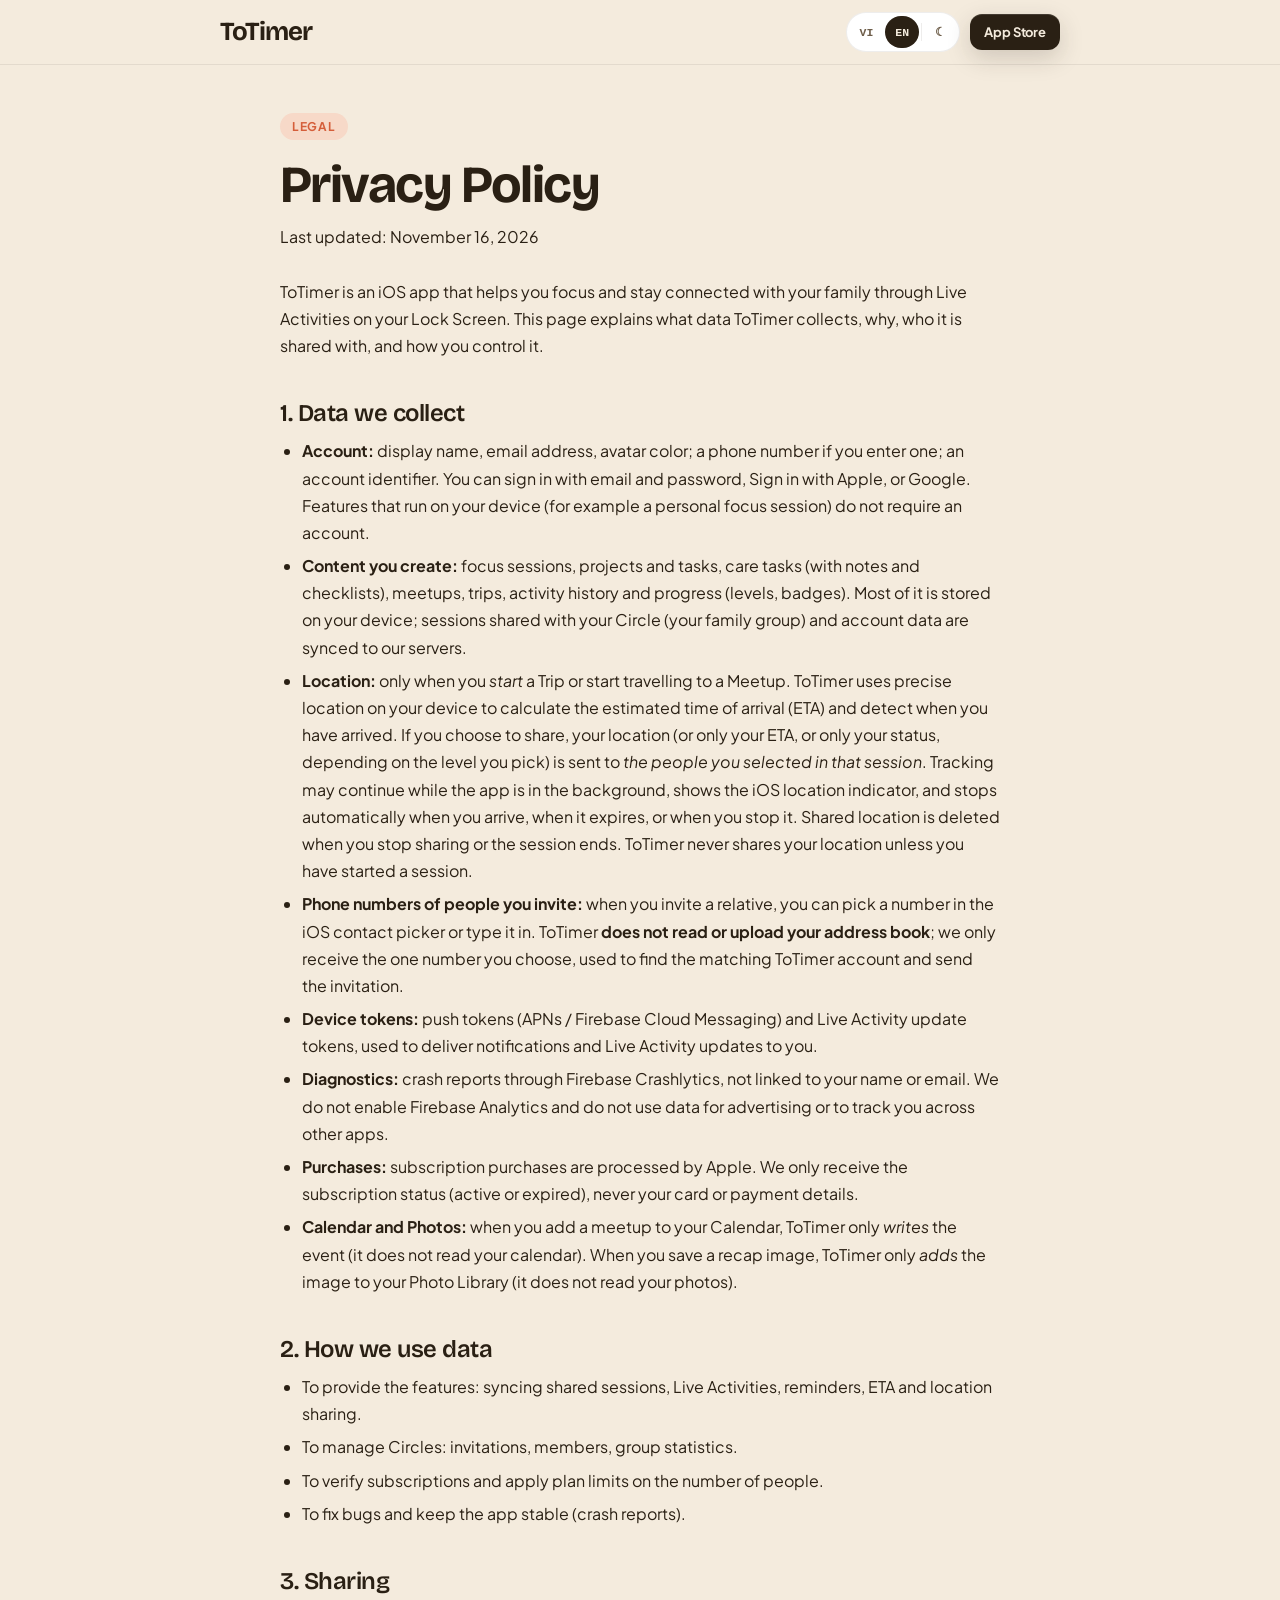
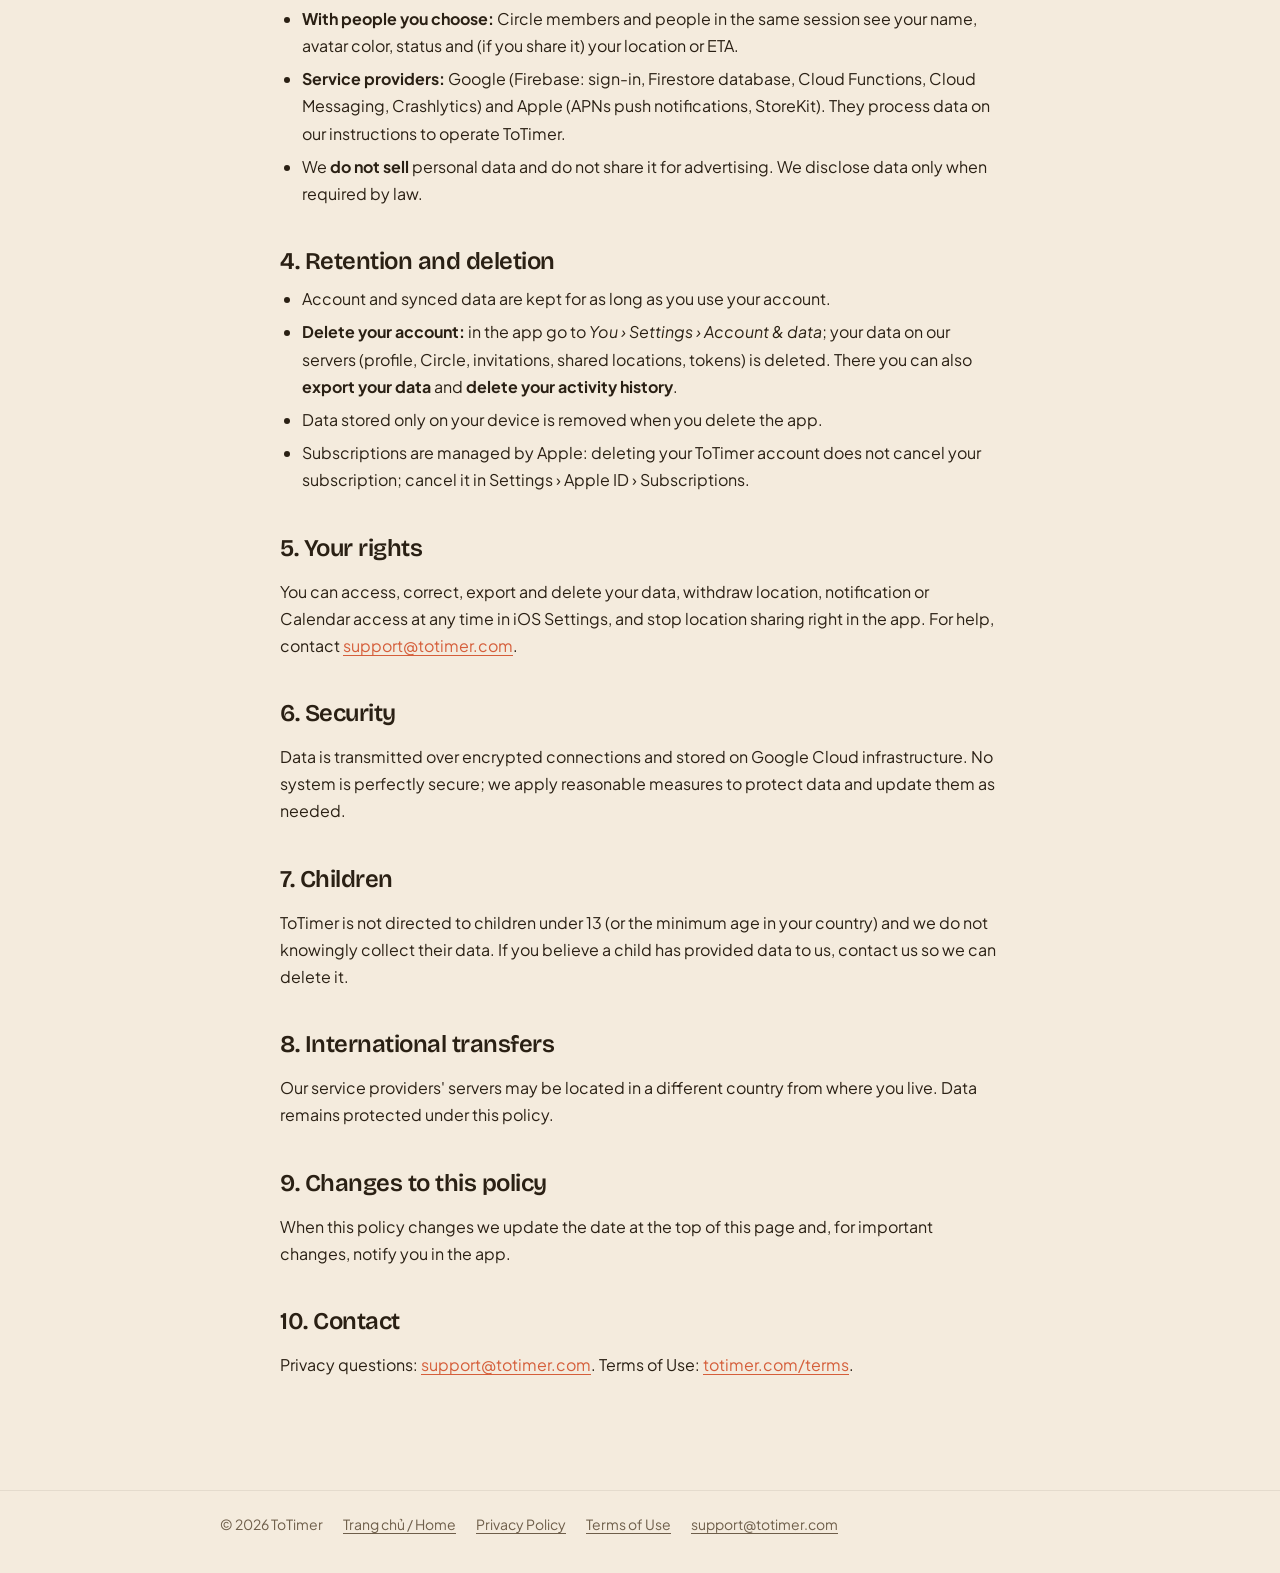
<file: privacy/index.html>
<!doctype html>
<html lang="vi" data-theme="light" data-title-vi="Chính sách quyền riêng tư | ToTimer" data-title-en="Privacy Policy | ToTimer">
<head>
<meta charset="utf-8">
<meta name="viewport" content="width=device-width, initial-scale=1, viewport-fit=cover">
<meta name="theme-color" content="#F4EBDD" media="(prefers-color-scheme: light)">
<meta name="theme-color" content="#14100A" media="(prefers-color-scheme: dark)">
<script>
(function () {
  var d = document.documentElement;
  try {
    var t = localStorage.getItem('timer:theme');
    if (!t) t = window.matchMedia('(prefers-color-scheme: dark)').matches ? 'dark' : 'light';
    d.setAttribute('data-theme', t);
    var l = localStorage.getItem('timer:lang');
    if (!l) l = (navigator.language || 'vi').toLowerCase().startsWith('en') ? 'en' : 'vi';
    d.setAttribute('lang', l);
  } catch (e) {}
})();
</script>
<title>Chính sách quyền riêng tư | ToTimer</title>
<meta name="description" content="Chính sách quyền riêng tư của ToTimer: dữ liệu thu thập, cách sử dụng, chia sẻ và quyền kiểm soát của bạn.">
<meta name="robots" content="index, follow">
<link rel="canonical" href="https://totimer.com/privacy/">
<link rel="icon" type="image/svg+xml" href="/favicon.svg">
<link rel="apple-touch-icon" href="/apple-touch-icon.svg">
<link rel="preconnect" href="https://fonts.googleapis.com">
<link rel="preconnect" href="https://fonts.gstatic.com" crossorigin>
<link href="https://fonts.googleapis.com/css2?family=Bricolage+Grotesque:opsz,wght@12..96,200..800&family=Plus+Jakarta+Sans:wght@400;500;600;700;800&display=swap" rel="stylesheet">
<link rel="stylesheet" href="/styles.css">
<link rel="stylesheet" href="/legal.css">
</head>
<body>

<header class="legal-header" role="banner">
  <div class="legal-header__inner">
    <a href="/" class="nav__brand" aria-label="ToTimer">
      <span class="wm" style="font-size:26px">ToTimer</span>
    </a>
    <div class="legal-header__right">
      <div class="nav__toggles" role="group" aria-label="Display options">
        <button class="nav__tg-btn nav__tg-btn--lang nav__tg-btn--active" data-lang="vi" aria-label="Tiếng Việt">VI</button>
        <button class="nav__tg-btn nav__tg-btn--lang" data-lang="en" aria-label="English">EN</button>
        <span class="nav__tg-divider"></span>
        <button class="nav__tg-btn" id="themeToggle" aria-label="Dark mode" title="Dark mode"></button>
      </div>
      <a href="https://apps.apple.com/us/app/totimer-t%E1%BA%ADp-trung-gia-%C4%91%C3%ACnh/id6777914295" class="btn btn--primary btn--sm"><span>App Store</span></a>
    </div>
  </div>
</header>

<main class="legal-main" id="top">
  <span class="legal-eyebrow"><span class="vi">Pháp lý</span><span class="en">Legal</span></span>
  <h1><span class="vi">Chính sách quyền riêng tư</span><span class="en">Privacy Policy</span></h1>

  <div class="vi">

    <p class="legal-updated">Cập nhật lần cuối: 16/11/2026</p>
    <p class="legal-lead">ToTimer là ứng dụng iOS giúp bạn tập trung và giữ liên lạc với người thân bằng Live Activity trên Màn khoá. Trang này giải thích ToTimer thu thập dữ liệu nào, dùng để làm gì, chia sẻ với ai và bạn kiểm soát nó như thế nào.</p>

    <h2 id="p1">1. Dữ liệu chúng tôi thu thập</h2>
    <ul>
      <li><strong>Tài khoản:</strong> tên hiển thị, địa chỉ email, màu đại diện; số điện thoại nếu bạn nhập; mã định danh tài khoản. Bạn có thể đăng nhập bằng email và mật khẩu, Đăng nhập bằng Apple hoặc Google. Dùng ToTimer không cần tài khoản cho các tính năng chạy trên máy (ví dụ phiên tập trung cá nhân).</li>
      <li><strong>Nội dung bạn tạo:</strong> phiên tập trung, dự án và task, việc chăm sóc (kèm ghi chú, việc nhỏ), cuộc hẹn, hành trình, lịch sử hoạt động và tiến độ (cấp độ, huy hiệu). Phần lớn lưu trên máy của bạn; các phiên chung với Circle (nhóm người thân) và dữ liệu tài khoản được đồng bộ lên máy chủ.</li>
      <li><strong>Vị trí:</strong> chỉ khi bạn <em>bắt đầu</em> một Hành trình hoặc bắt đầu đi tới một Hẹn gặp. ToTimer dùng vị trí chính xác trên máy để tính thời gian đến (ETA) và nhận biết khi bạn đã đến. Nếu bạn chọn chia sẻ, vị trí (hoặc chỉ ETA, hoặc chỉ trạng thái, tuỳ mức bạn chọn) được gửi tới <em>những người bạn đã chọn trong phiên đó</em>. Việc theo dõi có thể tiếp tục khi app ở nền, có chỉ báo vị trí của iOS, và tự dừng khi bạn đến nơi, khi hết hạn hoặc khi bạn dừng. Vị trí đã chia sẻ bị xoá khi dừng chia sẻ hoặc khi phiên kết thúc. ToTimer không bao giờ chia sẻ vị trí của bạn khi bạn chưa bắt đầu một phiên.</li>
      <li><strong>Số điện thoại người được mời:</strong> khi mời người thân, bạn có thể chọn số trong bộ chọn danh bạ của iOS hoặc nhập tay. ToTimer <strong>không đọc và không tải lên danh bạ</strong> của bạn; chúng tôi chỉ nhận đúng số bạn chọn, dùng để tìm tài khoản ToTimer tương ứng và gửi lời mời.</li>
      <li><strong>Mã thông báo thiết bị:</strong> mã thông báo đẩy (APNs / Firebase Cloud Messaging) và mã cập nhật Live Activity, dùng để gửi thông báo và cập nhật Live Activity cho bạn.</li>
      <li><strong>Dữ liệu chẩn đoán:</strong> báo cáo lỗi (crash) qua Firebase Crashlytics, không gắn với tên hay email của bạn. Chúng tôi không bật Firebase Analytics và không dùng dữ liệu để quảng cáo hoặc theo dõi bạn qua các app khác.</li>
      <li><strong>Giao dịch:</strong> việc mua gói đăng ký do Apple xử lý. Chúng tôi chỉ nhận trạng thái gói (đang dùng hay hết hạn), không nhận số thẻ hay thông tin thanh toán của bạn.</li>
      <li><strong>Lịch và Ảnh:</strong> khi bạn chọn thêm cuộc hẹn vào Lịch, ToTimer chỉ <em>ghi</em> sự kiện (không đọc lịch của bạn). Khi bạn lưu ảnh tổng kết, ToTimer chỉ <em>thêm</em> ảnh vào Thư viện (không đọc ảnh của bạn).</li>
    </ul>

    <h2 id="p2">2. Chúng tôi dùng dữ liệu để làm gì</h2>
    <ul>
      <li>Cung cấp tính năng: đồng bộ phiên chung, Live Activity, thông báo nhắc, ETA và chia sẻ vị trí.</li>
      <li>Quản lý Circle: lời mời, thành viên, thống kê của nhóm.</li>
      <li>Xác minh gói đăng ký và giới hạn số người theo gói.</li>
      <li>Sửa lỗi và giữ cho app ổn định (báo cáo crash).</li>
    </ul>

    <h2 id="p3">3. Chia sẻ dữ liệu</h2>
    <ul>
      <li><strong>Với người bạn chọn:</strong> thành viên Circle và những người trong cùng phiên thấy tên, màu đại diện, trạng thái và (nếu bạn chia sẻ) vị trí hoặc ETA của bạn.</li>
      <li><strong>Nhà cung cấp dịch vụ:</strong> Google (Firebase: đăng nhập, cơ sở dữ liệu Firestore, Cloud Functions, Cloud Messaging, Crashlytics) và Apple (thông báo đẩy APNs, StoreKit). Họ xử lý dữ liệu theo chỉ dẫn của chúng tôi để vận hành ToTimer.</li>
      <li>Chúng tôi <strong>không bán</strong> dữ liệu cá nhân và không chia sẻ cho mục đích quảng cáo. Chúng tôi chỉ tiết lộ dữ liệu khi pháp luật yêu cầu.</li>
    </ul>

    <h2 id="p4">4. Lưu trữ và xoá dữ liệu</h2>
    <ul>
      <li>Dữ liệu tài khoản và dữ liệu đồng bộ được giữ trong thời gian bạn dùng tài khoản.</li>
      <li><strong>Xoá tài khoản:</strong> trong app, vào <em>Bạn › Cài đặt › Tài khoản &amp; dữ liệu</em> để xoá tài khoản; dữ liệu của bạn trên máy chủ (hồ sơ, Circle, lời mời, vị trí chia sẻ, mã thông báo) sẽ bị xoá. Cũng tại đây bạn có thể <strong>xuất dữ liệu</strong> và <strong>xoá lịch sử hoạt động</strong>.</li>
      <li>Dữ liệu chỉ lưu trên máy sẽ mất khi bạn xoá app.</li>
      <li>Việc đăng ký gói do Apple quản lý: xoá tài khoản ToTimer không tự huỷ gói; hãy huỷ trong Cài đặt › Apple ID › Đăng ký.</li>
    </ul>

    <h2 id="p5">5. Quyền của bạn</h2>
    <p>Bạn có quyền truy cập, chỉnh sửa, xuất và xoá dữ liệu của mình, rút lại quyền vị trí, thông báo hoặc Lịch bất cứ lúc nào trong Cài đặt iOS, và dừng chia sẻ vị trí ngay trong app. Nếu cần hỗ trợ, hãy liên hệ <a href="mailto:support@totimer.com">support@totimer.com</a>.</p>

    <h2 id="p6">6. Bảo mật</h2>
    <p>Dữ liệu được truyền qua kết nối mã hoá và lưu trên hạ tầng của Google Cloud. Không hệ thống nào an toàn tuyệt đối; chúng tôi áp dụng các biện pháp hợp lý để bảo vệ dữ liệu và cập nhật chúng khi cần.</p>

    <h2 id="p7">7. Trẻ em</h2>
    <p>ToTimer không hướng tới trẻ dưới 13 tuổi (hoặc độ tuổi tối thiểu theo luật nơi bạn sống) và chúng tôi không cố ý thu thập dữ liệu của các em. Nếu bạn cho rằng một trẻ đã cung cấp dữ liệu cho chúng tôi, hãy liên hệ để chúng tôi xoá.</p>

    <h2 id="p8">8. Chuyển dữ liệu ra nước ngoài</h2>
    <p>Máy chủ của nhà cung cấp dịch vụ có thể đặt ở nước khác với nơi bạn sống. Dữ liệu vẫn được bảo vệ theo chính sách này.</p>

    <h2 id="p9">9. Thay đổi chính sách</h2>
    <p>Khi chính sách thay đổi, chúng tôi cập nhật ngày ở đầu trang này và, nếu thay đổi quan trọng, thông báo trong app.</p>

    <h2 id="p10">10. Liên hệ</h2>
    <p>Mọi câu hỏi về quyền riêng tư: <a href="mailto:support@totimer.com">support@totimer.com</a>. Điều khoản sử dụng: <a href="/terms/">totimer.com/terms</a>.</p>

  </div>
  <div class="en">

    <p class="legal-updated">Last updated: November 16, 2026</p>
    <p class="legal-lead">ToTimer is an iOS app that helps you focus and stay connected with your family through Live Activities on your Lock Screen. This page explains what data ToTimer collects, why, who it is shared with, and how you control it.</p>

    <h2 id="p1">1. Data we collect</h2>
    <ul>
      <li><strong>Account:</strong> display name, email address, avatar color; a phone number if you enter one; an account identifier. You can sign in with email and password, Sign in with Apple, or Google. Features that run on your device (for example a personal focus session) do not require an account.</li>
      <li><strong>Content you create:</strong> focus sessions, projects and tasks, care tasks (with notes and checklists), meetups, trips, activity history and progress (levels, badges). Most of it is stored on your device; sessions shared with your Circle (your family group) and account data are synced to our servers.</li>
      <li><strong>Location:</strong> only when you <em>start</em> a Trip or start travelling to a Meetup. ToTimer uses precise location on your device to calculate the estimated time of arrival (ETA) and detect when you have arrived. If you choose to share, your location (or only your ETA, or only your status, depending on the level you pick) is sent to <em>the people you selected in that session</em>. Tracking may continue while the app is in the background, shows the iOS location indicator, and stops automatically when you arrive, when it expires, or when you stop it. Shared location is deleted when you stop sharing or the session ends. ToTimer never shares your location unless you have started a session.</li>
      <li><strong>Phone numbers of people you invite:</strong> when you invite a relative, you can pick a number in the iOS contact picker or type it in. ToTimer <strong>does not read or upload your address book</strong>; we only receive the one number you choose, used to find the matching ToTimer account and send the invitation.</li>
      <li><strong>Device tokens:</strong> push tokens (APNs / Firebase Cloud Messaging) and Live Activity update tokens, used to deliver notifications and Live Activity updates to you.</li>
      <li><strong>Diagnostics:</strong> crash reports through Firebase Crashlytics, not linked to your name or email. We do not enable Firebase Analytics and do not use data for advertising or to track you across other apps.</li>
      <li><strong>Purchases:</strong> subscription purchases are processed by Apple. We only receive the subscription status (active or expired), never your card or payment details.</li>
      <li><strong>Calendar and Photos:</strong> when you add a meetup to your Calendar, ToTimer only <em>writes</em> the event (it does not read your calendar). When you save a recap image, ToTimer only <em>adds</em> the image to your Photo Library (it does not read your photos).</li>
    </ul>

    <h2 id="p2">2. How we use data</h2>
    <ul>
      <li>To provide the features: syncing shared sessions, Live Activities, reminders, ETA and location sharing.</li>
      <li>To manage Circles: invitations, members, group statistics.</li>
      <li>To verify subscriptions and apply plan limits on the number of people.</li>
      <li>To fix bugs and keep the app stable (crash reports).</li>
    </ul>

    <h2 id="p3">3. Sharing</h2>
    <ul>
      <li><strong>With people you choose:</strong> Circle members and people in the same session see your name, avatar color, status and (if you share it) your location or ETA.</li>
      <li><strong>Service providers:</strong> Google (Firebase: sign-in, Firestore database, Cloud Functions, Cloud Messaging, Crashlytics) and Apple (APNs push notifications, StoreKit). They process data on our instructions to operate ToTimer.</li>
      <li>We <strong>do not sell</strong> personal data and do not share it for advertising. We disclose data only when required by law.</li>
    </ul>

    <h2 id="p4">4. Retention and deletion</h2>
    <ul>
      <li>Account and synced data are kept for as long as you use your account.</li>
      <li><strong>Delete your account:</strong> in the app go to <em>You › Settings › Account &amp; data</em>; your data on our servers (profile, Circle, invitations, shared locations, tokens) is deleted. There you can also <strong>export your data</strong> and <strong>delete your activity history</strong>.</li>
      <li>Data stored only on your device is removed when you delete the app.</li>
      <li>Subscriptions are managed by Apple: deleting your ToTimer account does not cancel your subscription; cancel it in Settings › Apple ID › Subscriptions.</li>
    </ul>

    <h2 id="p5">5. Your rights</h2>
    <p>You can access, correct, export and delete your data, withdraw location, notification or Calendar access at any time in iOS Settings, and stop location sharing right in the app. For help, contact <a href="mailto:support@totimer.com">support@totimer.com</a>.</p>

    <h2 id="p6">6. Security</h2>
    <p>Data is transmitted over encrypted connections and stored on Google Cloud infrastructure. No system is perfectly secure; we apply reasonable measures to protect data and update them as needed.</p>

    <h2 id="p7">7. Children</h2>
    <p>ToTimer is not directed to children under 13 (or the minimum age in your country) and we do not knowingly collect their data. If you believe a child has provided data to us, contact us so we can delete it.</p>

    <h2 id="p8">8. International transfers</h2>
    <p>Our service providers' servers may be located in a different country from where you live. Data remains protected under this policy.</p>

    <h2 id="p9">9. Changes to this policy</h2>
    <p>When this policy changes we update the date at the top of this page and, for important changes, notify you in the app.</p>

    <h2 id="p10">10. Contact</h2>
    <p>Privacy questions: <a href="mailto:support@totimer.com">support@totimer.com</a>. Terms of Use: <a href="/terms/">totimer.com/terms</a>.</p>

  </div>
</main>

<footer class="legal-footer" role="contentinfo">
  <div class="legal-footer__inner">
    <span>© 2026 ToTimer</span>
    <a href="/">Trang chủ / Home</a>
    <a href="/privacy/"><span class="vi">Quyền riêng tư</span><span class="en">Privacy Policy</span></a>
    <a href="/terms/"><span class="vi">Điều khoản sử dụng</span><span class="en">Terms of Use</span></a>
    <a href="mailto:support@totimer.com">support@totimer.com</a>
  </div>
</footer>

<script src="/legal.js"></script>
</body>
</html>
</file>
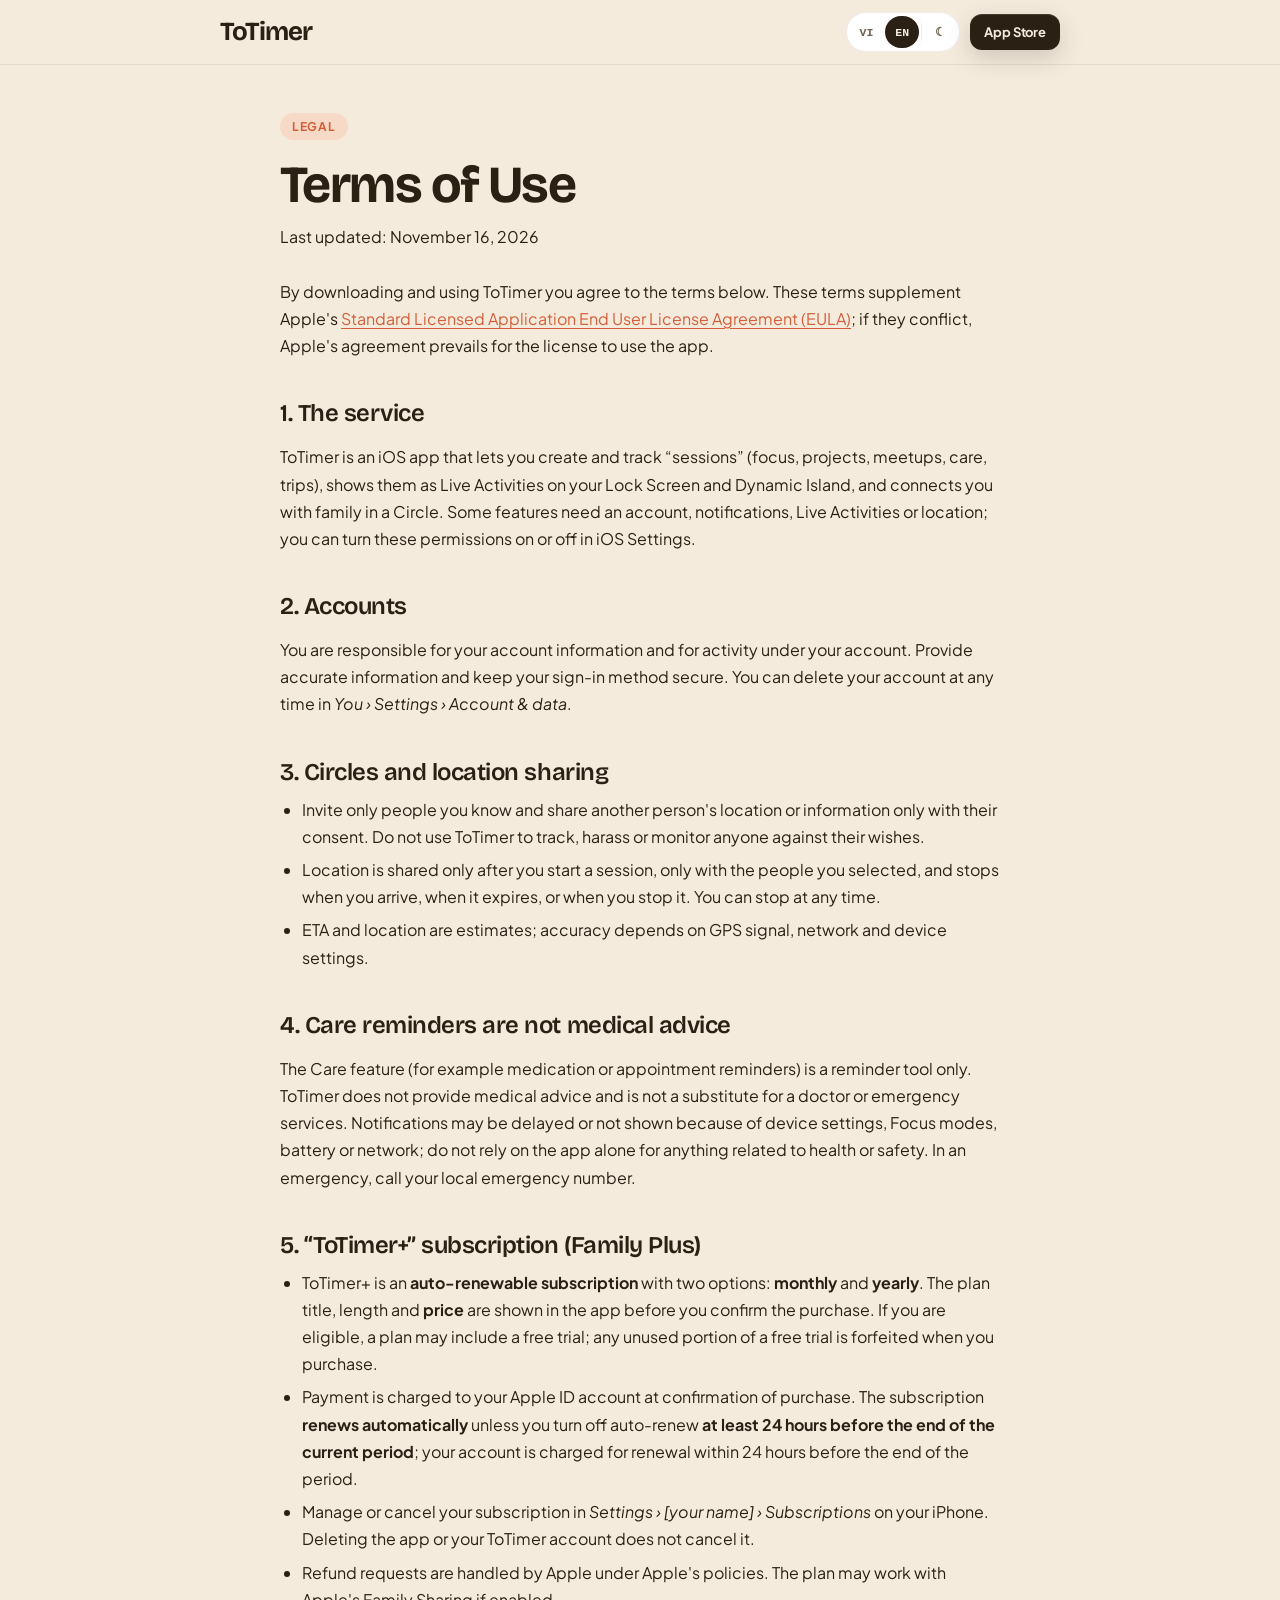
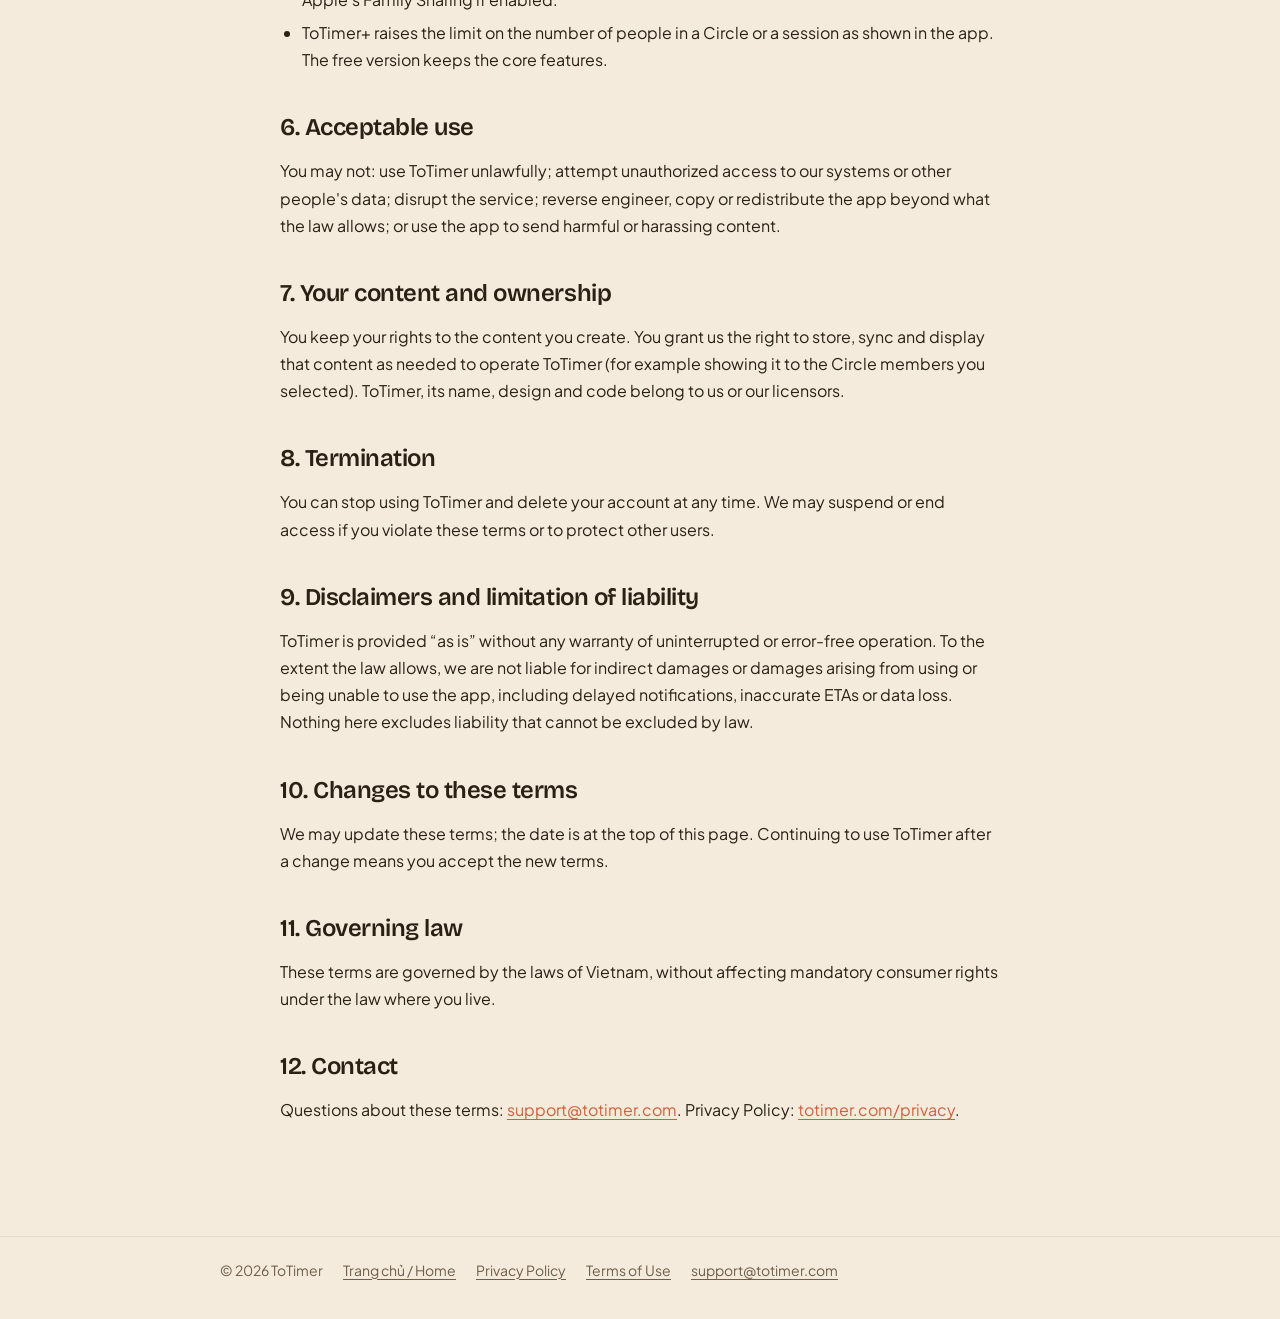
<file: terms/index.html>
<!doctype html>
<html lang="vi" data-theme="light" data-title-vi="Điều khoản sử dụng | ToTimer" data-title-en="Terms of Use | ToTimer">
<head>
<meta charset="utf-8">
<meta name="viewport" content="width=device-width, initial-scale=1, viewport-fit=cover">
<meta name="theme-color" content="#F4EBDD" media="(prefers-color-scheme: light)">
<meta name="theme-color" content="#14100A" media="(prefers-color-scheme: dark)">
<script>
(function () {
  var d = document.documentElement;
  try {
    var t = localStorage.getItem('timer:theme');
    if (!t) t = window.matchMedia('(prefers-color-scheme: dark)').matches ? 'dark' : 'light';
    d.setAttribute('data-theme', t);
    var l = localStorage.getItem('timer:lang');
    if (!l) l = (navigator.language || 'vi').toLowerCase().startsWith('en') ? 'en' : 'vi';
    d.setAttribute('lang', l);
  } catch (e) {}
})();
</script>
<title>Điều khoản sử dụng | ToTimer</title>
<meta name="description" content="Điều khoản sử dụng ToTimer, gồm gói đăng ký tự động gia hạn ToTimer+.">
<meta name="robots" content="index, follow">
<link rel="canonical" href="https://totimer.com/terms/">
<link rel="icon" type="image/svg+xml" href="/favicon.svg">
<link rel="apple-touch-icon" href="/apple-touch-icon.svg">
<link rel="preconnect" href="https://fonts.googleapis.com">
<link rel="preconnect" href="https://fonts.gstatic.com" crossorigin>
<link href="https://fonts.googleapis.com/css2?family=Bricolage+Grotesque:opsz,wght@12..96,200..800&family=Plus+Jakarta+Sans:wght@400;500;600;700;800&display=swap" rel="stylesheet">
<link rel="stylesheet" href="/styles.css">
<link rel="stylesheet" href="/legal.css">
</head>
<body>

<header class="legal-header" role="banner">
  <div class="legal-header__inner">
    <a href="/" class="nav__brand" aria-label="ToTimer">
      <span class="wm" style="font-size:26px">ToTimer</span>
    </a>
    <div class="legal-header__right">
      <div class="nav__toggles" role="group" aria-label="Display options">
        <button class="nav__tg-btn nav__tg-btn--lang nav__tg-btn--active" data-lang="vi" aria-label="Tiếng Việt">VI</button>
        <button class="nav__tg-btn nav__tg-btn--lang" data-lang="en" aria-label="English">EN</button>
        <span class="nav__tg-divider"></span>
        <button class="nav__tg-btn" id="themeToggle" aria-label="Dark mode" title="Dark mode"></button>
      </div>
      <a href="https://apps.apple.com/us/app/totimer-t%E1%BA%ADp-trung-gia-%C4%91%C3%ACnh/id6777914295" class="btn btn--primary btn--sm"><span>App Store</span></a>
    </div>
  </div>
</header>

<main class="legal-main" id="top">
  <span class="legal-eyebrow"><span class="vi">Pháp lý</span><span class="en">Legal</span></span>
  <h1><span class="vi">Điều khoản sử dụng</span><span class="en">Terms of Use</span></h1>

  <div class="vi">

    <p class="legal-updated">Cập nhật lần cuối: 16/11/2026</p>
    <p class="legal-lead">Khi tải và dùng ToTimer, bạn đồng ý với các điều khoản dưới đây. Điều khoản này bổ sung cho <a href="https://www.apple.com/legal/internet-services/itunes/dev/stdeula/" target="_blank" rel="noopener">Thỏa thuận cấp phép người dùng cuối chuẩn của Apple (Licensed Application EULA)</a>; nếu có mâu thuẫn, Thỏa thuận của Apple được ưu tiên đối với giấy phép sử dụng ứng dụng.</p>

    <h2 id="t1">1. Dịch vụ</h2>
    <p>ToTimer là ứng dụng iOS cho phép bạn tạo và theo dõi các “phiên” (tập trung, dự án, hẹn gặp, chăm sóc, hành trình), hiển thị chúng bằng Live Activity trên Màn khoá và Dynamic Island, và kết nối với người thân trong một Circle. Một số tính năng cần tài khoản, thông báo, Live Activity hoặc vị trí; bạn có thể bật hoặc tắt các quyền này trong Cài đặt iOS.</p>

    <h2 id="t2">2. Tài khoản</h2>
    <p>Bạn chịu trách nhiệm về thông tin tài khoản và hoạt động dưới tài khoản của mình. Hãy cung cấp thông tin chính xác và giữ an toàn cho phương thức đăng nhập. Bạn có thể xoá tài khoản bất cứ lúc nào trong <em>Bạn › Cài đặt › Tài khoản &amp; dữ liệu</em>.</p>

    <h2 id="t3">3. Circle và chia sẻ vị trí</h2>
    <ul>
      <li>Chỉ mời người mà bạn biết và chỉ chia sẻ vị trí hoặc thông tin của người khác khi họ đồng ý. Không dùng ToTimer để theo dõi, quấy rối hay giám sát ai trái ý họ.</li>
      <li>Vị trí chỉ được chia sẻ sau khi bạn bắt đầu một phiên, tới những người bạn đã chọn, và dừng khi bạn đến nơi, khi hết hạn hoặc khi bạn dừng. Bạn có thể dừng bất cứ lúc nào.</li>
      <li>ETA và vị trí là ước tính; độ chính xác phụ thuộc vào tín hiệu GPS, mạng và cài đặt của thiết bị.</li>
    </ul>

    <h2 id="t4">4. Nhắc việc chăm sóc không thay thế lời khuyên y tế</h2>
    <p>Tính năng Chăm sóc (ví dụ nhắc uống thuốc, lịch khám) chỉ là công cụ nhắc việc. ToTimer không cung cấp tư vấn y tế và không thay thế bác sĩ hay dịch vụ khẩn cấp. Thông báo có thể bị chậm hoặc không hiển thị do cài đặt thiết bị, chế độ Tập trung, pin hoặc mạng; đừng chỉ dựa vào app cho việc liên quan đến sức khoẻ hoặc an toàn. Trong trường hợp khẩn cấp, hãy gọi số cấp cứu.</p>

    <h2 id="t5">5. Gói đăng ký “ToTimer+” (Plus Gia đình)</h2>
    <ul>
      <li>ToTimer+ là gói <strong>đăng ký tự động gia hạn</strong>, có hai lựa chọn: <strong>hằng tháng</strong> và <strong>hằng năm</strong>. Tên gói, thời hạn và <strong>giá</strong> hiển thị trong app trước khi bạn xác nhận mua. Nếu bạn đủ điều kiện, gói có thể có thời gian dùng thử miễn phí; phần dùng thử chưa dùng hết sẽ mất khi bạn mua.</li>
      <li>Khoản thanh toán được tính vào tài khoản Apple ID của bạn khi xác nhận mua. Gói <strong>tự động gia hạn</strong> trừ khi bạn tắt tự động gia hạn <strong>ít nhất 24 giờ trước khi kỳ hiện tại kết thúc</strong>; tài khoản sẽ bị tính phí gia hạn trong vòng 24 giờ trước khi kỳ kết thúc.</li>
      <li>Quản lý hoặc huỷ gói tại <em>Cài đặt › [tên bạn] › Đăng ký</em> trên iPhone. Xoá app hoặc xoá tài khoản ToTimer không huỷ gói.</li>
      <li>Yêu cầu hoàn tiền do Apple xử lý theo chính sách của Apple. Gói có thể dùng với Chia sẻ trong gia đình của Apple nếu được bật.</li>
      <li>ToTimer+ mở rộng giới hạn số người trong một Circle hoặc một phiên theo thông tin hiển thị trong app. Bản miễn phí vẫn dùng được các tính năng cơ bản.</li>
    </ul>

    <h2 id="t6">6. Sử dụng được phép</h2>
    <p>Bạn không được: dùng ToTimer trái pháp luật; cố truy cập trái phép vào hệ thống hoặc dữ liệu của người khác; làm gián đoạn dịch vụ; dịch ngược, sao chép hoặc phân phối lại app ngoài phạm vi pháp luật cho phép; hoặc dùng app để gửi nội dung gây hại hay quấy rối.</p>

    <h2 id="t7">7. Nội dung của bạn và quyền sở hữu</h2>
    <p>Bạn giữ quyền đối với nội dung bạn tạo. Bạn cho chúng tôi quyền lưu trữ, đồng bộ và hiển thị nội dung đó trong phạm vi cần thiết để vận hành ToTimer (ví dụ hiển thị cho thành viên Circle bạn đã chọn). ToTimer, tên, giao diện và mã nguồn thuộc về chúng tôi hoặc bên cấp phép.</p>

    <h2 id="t8">8. Chấm dứt</h2>
    <p>Bạn có thể ngừng dùng ToTimer và xoá tài khoản bất cứ lúc nào. Chúng tôi có thể tạm ngừng hoặc chấm dứt quyền truy cập nếu bạn vi phạm điều khoản này hoặc để bảo vệ người dùng khác.</p>

    <h2 id="t9">9. Miễn trừ và giới hạn trách nhiệm</h2>
    <p>ToTimer được cung cấp “nguyên trạng”, không bảo đảm hoạt động liên tục hay không có lỗi. Trong phạm vi pháp luật cho phép, chúng tôi không chịu trách nhiệm về các thiệt hại gián tiếp hoặc phát sinh do việc dùng hoặc không thể dùng app, kể cả do thông báo chậm, ETA sai lệch hoặc mất dữ liệu. Không điều khoản nào loại trừ trách nhiệm mà pháp luật không cho phép loại trừ.</p>

    <h2 id="t10">10. Thay đổi điều khoản</h2>
    <p>Chúng tôi có thể cập nhật điều khoản này; ngày cập nhật nằm ở đầu trang. Việc tiếp tục dùng ToTimer sau khi có thay đổi nghĩa là bạn chấp nhận điều khoản mới.</p>

    <h2 id="t11">11. Luật áp dụng</h2>
    <p>Điều khoản này chịu sự điều chỉnh của pháp luật Việt Nam, không ảnh hưởng đến quyền người tiêu dùng bắt buộc theo luật nơi bạn sống.</p>

    <h2 id="t12">12. Liên hệ</h2>
    <p>Câu hỏi về điều khoản: <a href="mailto:support@totimer.com">support@totimer.com</a>. Chính sách quyền riêng tư: <a href="/privacy/">totimer.com/privacy</a>.</p>

  </div>
  <div class="en">

    <p class="legal-updated">Last updated: November 16, 2026</p>
    <p class="legal-lead">By downloading and using ToTimer you agree to the terms below. These terms supplement Apple's <a href="https://www.apple.com/legal/internet-services/itunes/dev/stdeula/" target="_blank" rel="noopener">Standard Licensed Application End User License Agreement (EULA)</a>; if they conflict, Apple's agreement prevails for the license to use the app.</p>

    <h2 id="t1">1. The service</h2>
    <p>ToTimer is an iOS app that lets you create and track “sessions” (focus, projects, meetups, care, trips), shows them as Live Activities on your Lock Screen and Dynamic Island, and connects you with family in a Circle. Some features need an account, notifications, Live Activities or location; you can turn these permissions on or off in iOS Settings.</p>

    <h2 id="t2">2. Accounts</h2>
    <p>You are responsible for your account information and for activity under your account. Provide accurate information and keep your sign-in method secure. You can delete your account at any time in <em>You › Settings › Account &amp; data</em>.</p>

    <h2 id="t3">3. Circles and location sharing</h2>
    <ul>
      <li>Invite only people you know and share another person's location or information only with their consent. Do not use ToTimer to track, harass or monitor anyone against their wishes.</li>
      <li>Location is shared only after you start a session, only with the people you selected, and stops when you arrive, when it expires, or when you stop it. You can stop at any time.</li>
      <li>ETA and location are estimates; accuracy depends on GPS signal, network and device settings.</li>
    </ul>

    <h2 id="t4">4. Care reminders are not medical advice</h2>
    <p>The Care feature (for example medication or appointment reminders) is a reminder tool only. ToTimer does not provide medical advice and is not a substitute for a doctor or emergency services. Notifications may be delayed or not shown because of device settings, Focus modes, battery or network; do not rely on the app alone for anything related to health or safety. In an emergency, call your local emergency number.</p>

    <h2 id="t5">5. “ToTimer+” subscription (Family Plus)</h2>
    <ul>
      <li>ToTimer+ is an <strong>auto-renewable subscription</strong> with two options: <strong>monthly</strong> and <strong>yearly</strong>. The plan title, length and <strong>price</strong> are shown in the app before you confirm the purchase. If you are eligible, a plan may include a free trial; any unused portion of a free trial is forfeited when you purchase.</li>
      <li>Payment is charged to your Apple ID account at confirmation of purchase. The subscription <strong>renews automatically</strong> unless you turn off auto-renew <strong>at least 24 hours before the end of the current period</strong>; your account is charged for renewal within 24 hours before the end of the period.</li>
      <li>Manage or cancel your subscription in <em>Settings › [your name] › Subscriptions</em> on your iPhone. Deleting the app or your ToTimer account does not cancel it.</li>
      <li>Refund requests are handled by Apple under Apple's policies. The plan may work with Apple's Family Sharing if enabled.</li>
      <li>ToTimer+ raises the limit on the number of people in a Circle or a session as shown in the app. The free version keeps the core features.</li>
    </ul>

    <h2 id="t6">6. Acceptable use</h2>
    <p>You may not: use ToTimer unlawfully; attempt unauthorized access to our systems or other people's data; disrupt the service; reverse engineer, copy or redistribute the app beyond what the law allows; or use the app to send harmful or harassing content.</p>

    <h2 id="t7">7. Your content and ownership</h2>
    <p>You keep your rights to the content you create. You grant us the right to store, sync and display that content as needed to operate ToTimer (for example showing it to the Circle members you selected). ToTimer, its name, design and code belong to us or our licensors.</p>

    <h2 id="t8">8. Termination</h2>
    <p>You can stop using ToTimer and delete your account at any time. We may suspend or end access if you violate these terms or to protect other users.</p>

    <h2 id="t9">9. Disclaimers and limitation of liability</h2>
    <p>ToTimer is provided “as is” without any warranty of uninterrupted or error-free operation. To the extent the law allows, we are not liable for indirect damages or damages arising from using or being unable to use the app, including delayed notifications, inaccurate ETAs or data loss. Nothing here excludes liability that cannot be excluded by law.</p>

    <h2 id="t10">10. Changes to these terms</h2>
    <p>We may update these terms; the date is at the top of this page. Continuing to use ToTimer after a change means you accept the new terms.</p>

    <h2 id="t11">11. Governing law</h2>
    <p>These terms are governed by the laws of Vietnam, without affecting mandatory consumer rights under the law where you live.</p>

    <h2 id="t12">12. Contact</h2>
    <p>Questions about these terms: <a href="mailto:support@totimer.com">support@totimer.com</a>. Privacy Policy: <a href="/privacy/">totimer.com/privacy</a>.</p>

  </div>
</main>

<footer class="legal-footer" role="contentinfo">
  <div class="legal-footer__inner">
    <span>© 2026 ToTimer</span>
    <a href="/">Trang chủ / Home</a>
    <a href="/privacy/"><span class="vi">Quyền riêng tư</span><span class="en">Privacy Policy</span></a>
    <a href="/terms/"><span class="vi">Điều khoản sử dụng</span><span class="en">Terms of Use</span></a>
    <a href="mailto:support@totimer.com">support@totimer.com</a>
  </div>
</footer>

<script src="/legal.js"></script>
</body>
</html>
</file>
<file: styles.css>
/* ─────────────────────────────────────────────────────────────
   Timer Landing Page · stylesheet
   Daybreak palette · responsive · animation · light + dark
   Static HTML/CSS build — no framework required.
   ───────────────────────────────────────────────────────────── */

/* ─── BASE / RESET ─── */
*, *::before, *::after { box-sizing: border-box; }
html { scroll-behavior: smooth; -webkit-text-size-adjust: 100%; }
html, body {
  margin: 0; padding: 0;
  background: var(--bg);
  color: var(--text);
  font-family: 'Plus Jakarta Sans', -apple-system, system-ui, sans-serif;
  -webkit-font-smoothing: antialiased;
  -moz-osx-font-smoothing: grayscale;
  text-rendering: optimizeLegibility;
  overflow-x: hidden;
}
body { min-height: 100vh; }
button { font-family: inherit; cursor: pointer; }
a { color: inherit; text-decoration: none; }
img, svg { display: block; max-width: 100%; }
::selection { background: var(--primary); color: var(--primary-ink); }

/* tabular nums for clock-style numbers */
.tnum { font-variant-numeric: tabular-nums; }

/* wordmark */
.wm { font-family: 'Bricolage Grotesque', serif; font-weight: 700; display: inline-flex; align-items: baseline; line-height: 1; color: var(--text); letter-spacing: -.04em; }
.wm__dot {
  display: inline-block; border-radius: 50%; background: var(--primary);
  align-self: center; position: relative;
}

/* honor reduced motion */
@media (prefers-reduced-motion: reduce) {
  *, *::before, *::after {
    animation-duration: 0.01ms !important;
    animation-iteration-count: 1 !important;
    transition-duration: 0.01ms !important;
  }
  html { scroll-behavior: auto; }
}

/* ─── THEME TOKENS ─── */
:root {
  --bg: #F4EBDD;
  --bg-alt: #FBF5EA;
  --surface: #FFFFFF;
  --surface-2: #FBF5EA;
  --text: #2A2014;
  --text-soft: #6E5E4A;
  --text-muted: #9D8B72;
  --line: rgba(42,32,20,0.08);
  --line-strong: rgba(42,32,20,0.16);
  --primary: #D55E3A;
  --primary-soft: #F7D9C8;
  --primary-ink: #FFF7EE;
  --focus: #D55E3A;
  --focus-soft: #F7D9C8;
  --project: #4E8C5A;
  --project-soft: #D6E8DB;
  --meetup: #3D7A86;
  --meetup-soft: #CFE2E6;
  --care: #C28233;
  --care-soft: #F2DEB9;
  --trip: #7B4FAA;
  --trip-soft: #E2D2F2;
  --success: #3F8A5F;
  --dark: #1A120A;
  --section-dark: #1A120A;
  --section-dark-text: #F2E9DA;
  --section-dark-line: rgba(255,255,255,.08);
  --cta-bg: #2A2014;
  --cta-ink: #FFF7EE;
  --nav-bg: rgba(244,235,221,.78);
  --shadow-soft: 0 8px 24px rgba(60,40,20,.10);
  --shadow-card: 0 20px 50px rgba(60,40,20,.08);
  color-scheme: light;
}

:root[data-theme="dark"] {
  --bg: #14100A;
  --bg-alt: #1E1710;
  --surface: #221B12;
  --surface-2: #1A150E;
  --text: #F4EBDD;
  --text-soft: #C2B299;
  --text-muted: #8C7A62;
  --line: rgba(244,235,221,0.07);
  --line-strong: rgba(244,235,221,0.14);
  --primary: #E97A52;
  --primary-soft: rgba(233,122,82,.22);
  --primary-ink: #14100A;
  --focus: #E97A52;
  --focus-soft: rgba(233,122,82,.22);
  --project: #6FB07E;
  --project-soft: rgba(78,140,90,.22);
  --meetup: #6FB0BC;
  --meetup-soft: rgba(111,176,188,.20);
  --care: #DEA85F;
  --care-soft: rgba(222,168,95,.22);
  --trip: #B187D8;
  --trip-soft: rgba(177,135,216,.22);
  --success: #6FBF8A;
  --section-dark: #0B0805;
  --section-dark-text: #F2E9DA;
  --section-dark-line: rgba(255,255,255,.06);
  --cta-bg: #0B0805;
  --cta-ink: #FFF7EE;
  --nav-bg: rgba(20,16,10,.78);
  --shadow-soft: 0 8px 24px rgba(0,0,0,.4);
  --shadow-card: 0 20px 50px rgba(0,0,0,.45);
  color-scheme: dark;
}

/* smooth theme transition */
html, body, .nav, .nav--scrolled,
.feat-card, .stat-card, .family-board, .footer,
.section--alt, .drawer, .footer__locale, .hero__eyebrow {
  transition: background-color .35s ease, color .35s ease, border-color .35s ease;
}

/* ─── LAYOUT PRIMITIVES ─── */
.container {
  width: 100%;
  max-width: 1240px;
  margin: 0 auto;
  padding: 0 clamp(20px, 4vw, 56px);
}
.section { padding: clamp(80px, 11vw, 160px) 0; position: relative; }
.section--dark { background: var(--section-dark); color: var(--section-dark-text); }
.section--alt { background: var(--bg-alt); }

/* ─── REVEAL ON SCROLL (progressive enhancement — only hides when JS present) ─── */
.js .reveal { opacity: 0; transform: translateY(28px); transition: opacity .8s cubic-bezier(.2,.7,.2,1), transform .8s cubic-bezier(.2,.7,.2,1); }
.js .reveal.is-in { opacity: 1; transform: none; }
/* final-state lock — guarantees content is visible even if a browser throttles
   the transition (e.g. background tab); added by JS after the fade duration. */
.js .reveal.reveal-shown { opacity: 1; transform: none; transition: none; }

/* stagger children */
.is-in > .stagger > * { animation: stagger-in .7s cubic-bezier(.2,.7,.2,1) backwards; }
.is-in > .stagger > *:nth-child(1) { animation-delay: .05s; }
.is-in > .stagger > *:nth-child(2) { animation-delay: .15s; }
.is-in > .stagger > *:nth-child(3) { animation-delay: .25s; }
.is-in > .stagger > *:nth-child(4) { animation-delay: .35s; }
.is-in > .stagger > *:nth-child(5) { animation-delay: .45s; }
.is-in > .stagger > *:nth-child(6) { animation-delay: .55s; }
@keyframes stagger-in {
  from { opacity: 0; transform: translateY(20px); }
  to { opacity: 1; transform: none; }
}

/* ─── TYPOGRAPHY ─── */
.eyebrow {
  display: inline-flex; align-items: center; gap: 8px;
  font-size: 12.5px; font-weight: 700; letter-spacing: 1px;
  text-transform: uppercase; color: var(--text-muted);
  font-family: 'JetBrains Mono', monospace;
}
.eyebrow__dot {
  width: 6px; height: 6px; border-radius: 6px; background: var(--primary);
  animation: pulse 1.6s ease-in-out infinite;
}
.h-display {
  font-family: 'Bricolage Grotesque', serif;
  font-weight: 600;
  font-size: clamp(36px, 5.5vw, 76px);
  line-height: 1.02;
  letter-spacing: -.03em;
  text-wrap: balance;
  margin: 0;
}
.h-title {
  font-family: 'Bricolage Grotesque', serif;
  font-weight: 600;
  font-size: clamp(28px, 3.6vw, 48px);
  line-height: 1.05;
  letter-spacing: -.025em;
  text-wrap: balance;
  margin: 0;
}
.h-section {
  font-family: 'Bricolage Grotesque', serif;
  font-weight: 600;
  font-size: clamp(20px, 1.6vw, 26px);
  line-height: 1.2;
  letter-spacing: -.02em;
  margin: 0;
}
.lede {
  font-size: clamp(16px, 1.3vw, 19px);
  line-height: 1.55;
  color: var(--text-soft);
  max-width: 56ch;
  text-wrap: pretty;
}

/* ─── BUTTONS ─── */
.btn {
  display: inline-flex; align-items: center; gap: 8px;
  border: none; background: none;
  font-weight: 700; font-size: 14px; letter-spacing: -.01em;
  padding: 12px 18px; border-radius: 14px;
  transition: transform .2s ease, box-shadow .2s ease, background .2s ease;
  white-space: nowrap; cursor: pointer;
  text-decoration: none;
}
.btn--sm { padding: 10px 14px; font-size: 13px; border-radius: 12px; }
.btn--lg { padding: 15px 22px; font-size: 15.5px; border-radius: 16px; gap: 10px; }
.btn--primary {
  background: var(--text); color: var(--bg);
  box-shadow: 0 8px 24px color-mix(in oklab, var(--text) 18%, transparent), 0 1px 0 rgba(255,255,255,.12) inset;
}
.btn--primary:hover { transform: translateY(-1px); box-shadow: 0 12px 30px color-mix(in oklab, var(--text) 26%, transparent), 0 1px 0 rgba(255,255,255,.12) inset; }
.btn--outline {
  background: transparent; color: var(--text);
  box-shadow: inset 0 0 0 1.5px var(--line-strong);
}
.btn--outline:hover { background: var(--line); }
.btn--ghost { background: transparent; color: var(--text); }
.btn--ghost:hover { background: var(--line); }
.btn--accent {
  background: var(--primary); color: var(--primary-ink);
  box-shadow: 0 8px 24px rgba(213,94,58,.32), 0 1px 0 rgba(255,255,255,.2) inset;
}
.btn--accent:hover { transform: translateY(-1px); box-shadow: 0 12px 30px rgba(213,94,58,.42), 0 1px 0 rgba(255,255,255,.2) inset; }
.btn__hint {
  font-size: 11px; font-weight: 600; opacity: .7;
  padding-left: 8px; margin-left: 4px;
  border-left: 1px solid rgba(255,255,255,.2);
}

/* ─── NAVIGATION ─── */
.nav {
  position: fixed; top: 0; left: 0; right: 0; z-index: 100;
  padding: 16px 0;
  transition: padding .25s ease, background .25s ease, box-shadow .25s ease;
}
.nav--scrolled {
  padding: 10px 0;
  background: var(--nav-bg);
  backdrop-filter: blur(20px) saturate(180%);
  -webkit-backdrop-filter: blur(20px) saturate(180%);
  box-shadow: 0 1px 0 var(--line);
}
.nav__inner {
  max-width: 1240px; margin: 0 auto;
  padding: 0 clamp(20px, 4vw, 56px);
  display: flex; align-items: center; justify-content: space-between;
  gap: 24px;
}
.nav__brand { display: inline-flex; align-items: center; transition: transform .2s ease; }
.nav__brand:hover { transform: scale(1.04); }
.nav__links { display: flex; gap: 4px; align-items: center; }
.nav__link {
  padding: 8px 14px; border-radius: 100px;
  font-size: 14px; font-weight: 600; color: var(--text-soft);
  transition: color .15s ease, background .15s ease;
}
.nav__link:hover { color: var(--text); background: var(--line); }
.nav__cta { display: flex; gap: 8px; align-items: center; }
.nav__burger {
  display: none; border: none; background: transparent;
  padding: 8px; color: var(--text); border-radius: 10px;
}
.nav__burger:hover { background: var(--line); }

/* mode toggles — lang + theme */
.nav__toggles {
  display: inline-flex; align-items: center;
  background: var(--surface); border: 1px solid var(--line);
  border-radius: 100px; padding: 3px; gap: 2px;
}
.nav__tg-btn {
  position: relative;
  border: none; background: transparent; color: var(--text-soft);
  width: 32px; height: 32px; border-radius: 100px;
  display: inline-flex; align-items: center; justify-content: center;
  cursor: pointer; transition: color .2s ease, background .2s ease;
  font-size: 11.5px; font-weight: 700;
  font-family: 'JetBrains Mono', monospace;
}
.nav__tg-btn:hover { color: var(--text); }
.nav__tg-btn--active { background: var(--text); color: var(--bg); }
.nav__tg-btn--lang { width: auto; padding: 0 10px; min-width: 32px; }
.nav__tg-divider { width: 1px; height: 18px; background: var(--line); }

/* mobile drawer */
.drawer {
  position: fixed; inset: 0; z-index: 200;
  background: var(--bg);
  padding: 18px clamp(20px,5vw,32px);
  display: flex; flex-direction: column; gap: 24px;
  transform: translateX(100%);
  transition: transform .35s cubic-bezier(.2,.7,.2,1);
  visibility: hidden;
}
.drawer--open { transform: translateX(0); visibility: visible; }
.drawer__head { display: flex; align-items: center; justify-content: space-between; }
.drawer__close { border: none; background: var(--line); padding: 10px; border-radius: 12px; color: var(--text); }
.drawer__links { display: flex; flex-direction: column; gap: 4px; margin-top: 16px; }
.drawer__link {
  display: flex; align-items: center; justify-content: space-between;
  padding: 18px 4px; border-bottom: 1px solid var(--line);
  font-family: 'Bricolage Grotesque', serif; font-weight: 600;
  font-size: 22px; letter-spacing: -.02em; color: var(--text);
}
.drawer__cta { display: flex; flex-direction: column; gap: 10px; margin-top: auto; padding-bottom: 24px; }
.drawer__cta .btn { justify-content: center; }

/* ─── HERO ─── */
.hero {
  position: relative;
  padding: clamp(110px, 14vw, 180px) 0 clamp(60px, 8vw, 100px);
  overflow: hidden;
  isolation: isolate;
}
.hero__bg { position: absolute; inset: 0; z-index: -1; pointer-events: none; overflow: hidden; }
.hero__blob {
  position: absolute; border-radius: 50%;
  filter: blur(80px); opacity: .55;
  animation: drift 24s ease-in-out infinite alternate;
}
.hero__blob--1 {
  width: 480px; height: 480px; top: -120px; right: -80px;
  background: radial-gradient(circle, color-mix(in oklab, var(--primary) 45%, transparent), transparent 70%);
}
.hero__blob--2 {
  width: 420px; height: 420px; bottom: -100px; left: -100px;
  background: radial-gradient(circle, color-mix(in oklab, var(--meetup) 35%, transparent), transparent 70%);
  animation-duration: 32s; animation-delay: -8s;
}
[data-theme="dark"] .hero__blob { opacity: .35; }
.hero__grid {
  position: absolute; inset: 0;
  background-image:
    linear-gradient(var(--line) 1px, transparent 1px),
    linear-gradient(90deg, var(--line) 1px, transparent 1px);
  background-size: 56px 56px;
  mask-image: radial-gradient(ellipse 80% 60% at 50% 40%, #000 30%, transparent 75%);
  -webkit-mask-image: radial-gradient(ellipse 80% 60% at 50% 40%, #000 30%, transparent 75%);
}
@keyframes drift {
  from { transform: translate(0, 0) scale(1); }
  to { transform: translate(40px, -30px) scale(1.1); }
}

.hero__inner {
  display: grid;
  grid-template-columns: minmax(0, 1.05fr) minmax(0, 1fr);
  gap: clamp(40px, 6vw, 80px);
  align-items: center;
}
.hero__copy { max-width: 620px; }
.hero__eyebrow {
  display: inline-flex; align-items: center; gap: 8px;
  padding: 7px 14px 7px 10px; border-radius: 100px;
  background: var(--surface); box-shadow: inset 0 0 0 1px var(--line);
  font-size: 12.5px; font-weight: 600; color: var(--text-soft);
  font-family: 'JetBrains Mono', monospace; letter-spacing: -.01em;
  text-transform: none;
  transition: transform .2s ease;
}
.hero__eyebrow:hover { transform: translateY(-1px); }
.hero__dot {
  width: 6px; height: 6px; border-radius: 6px; background: var(--primary);
  box-shadow: 0 0 0 4px rgba(213,94,58,.18);
  animation: pulse 1.6s ease-in-out infinite;
}
@keyframes pulse {
  0%, 100% { opacity: 1; transform: scale(1); }
  50% { opacity: .5; transform: scale(.85); }
}

.hero__title {
  font-family: 'Bricolage Grotesque', serif;
  font-weight: 600;
  font-size: clamp(40px, 6vw, 84px);
  line-height: 1.0;
  letter-spacing: -.035em;
  margin: 22px 0 0;
  text-wrap: balance;
}
.hero__accent {
  position: relative; display: inline-block;
  color: var(--primary);
}
.hero__accent-text { position: relative; z-index: 1; }
.hero__underline {
  position: absolute; left: -2%; right: -2%; bottom: -.08em;
  width: 104%; height: .35em; color: var(--primary);
  opacity: .55;
  animation: draw-line 1.4s cubic-bezier(.2,.7,.2,1) .4s backwards;
}
@keyframes draw-line {
  from { stroke-dasharray: 0 600; }
  to { stroke-dasharray: 600 0; }
}
.hero__underline path { stroke-dasharray: 600; stroke-dashoffset: 0; }

.hero__sub {
  font-size: clamp(16px, 1.3vw, 19px);
  line-height: 1.55; color: var(--text-soft);
  margin: 22px 0 0; max-width: 54ch;
  text-wrap: pretty;
}
.hero__sub strong { color: var(--text); font-weight: 700; }

.hero__ctas { display: flex; gap: 12px; margin-top: 32px; flex-wrap: wrap; }

.hero__bullets {
  list-style: none; padding: 0; margin: 28px 0 0;
  display: flex; flex-wrap: wrap; gap: 8px 22px;
  font-size: 13px; color: var(--text-soft); font-weight: 600;
}
.hero__bullets li { display: inline-flex; align-items: center; gap: 8px; }
.bullet-dot { width: 8px; height: 8px; border-radius: 8px; display: inline-block; }

.hero__scroll {
  position: absolute; left: 50%; bottom: 32px;
  transform: translateX(-50%);
  display: flex; flex-direction: column; align-items: center; gap: 8px;
  color: var(--text-muted);
  font-family: 'JetBrains Mono', monospace; font-size: 11px;
  letter-spacing: 1.5px; text-transform: uppercase;
}
.hero__scroll-line {
  width: 1px; height: 40px;
  background: linear-gradient(to bottom, transparent, var(--text-muted));
  position: relative;
}
.hero__scroll-line::after {
  content: ""; position: absolute; left: -1.5px; width: 4px; height: 8px;
  border-radius: 4px; background: var(--primary);
  animation: scroll-bob 1.8s ease-in-out infinite;
}
@keyframes scroll-bob {
  0%, 100% { top: 0; opacity: 1; }
  100% { top: 30px; opacity: 0; }
}

/* ─── PHONE STAGE & PHONE ─── */
.phone-stage {
  position: relative;
  display: flex; align-items: center; justify-content: center;
  min-height: 600px;
  perspective: 1400px;
}
.phone {
  position: relative;
  width: min(360px, 80vw);
  aspect-ratio: 9/19.5;
  background: #0E0A05;
  border-radius: 52px;
  box-shadow:
    0 40px 80px rgba(40,28,16,.32),
    0 0 0 2px rgba(0,0,0,.5),
    0 0 0 4px rgba(255,255,255,.15),
    inset 0 0 0 2px rgba(255,255,255,.06);
  overflow: hidden;
  animation: phone-float 6s ease-in-out infinite;
  transform: rotateY(-6deg) rotateX(2deg);
  transform-style: preserve-3d;
}
@keyframes phone-float {
  0%, 100% { transform: translateY(0) rotateY(-6deg) rotateX(2deg); }
  50% { transform: translateY(-12px) rotateY(-4deg) rotateX(1deg); }
}
.phone__wallpaper {
  position: absolute; inset: 0;
  background:
    radial-gradient(ellipse 80% 60% at 30% 20%, rgba(213,94,58,.28), transparent 60%),
    radial-gradient(ellipse 70% 50% at 80% 80%, rgba(61,122,134,.22), transparent 60%),
    linear-gradient(180deg, #1A120A 0%, #0A0604 100%);
}
.phone__notch {
  position: absolute; top: 14px; left: 50%; transform: translateX(-50%);
  width: 36%; height: 32px; background: #000; border-radius: 100px;
  z-index: 3;
}
.phone__home {
  position: absolute; bottom: 10px; left: 50%; transform: translateX(-50%);
  width: 36%; height: 5px; border-radius: 4px; background: rgba(255,255,255,.45);
  z-index: 3;
}
.phone__time {
  position: absolute; top: 70px; left: 0; right: 0;
  text-align: center; color: #F2E9DA;
  font-family: 'Bricolage Grotesque', serif;
}
.phone__date { font-size: 13px; font-weight: 500; opacity: .8; letter-spacing: -.01em; }
.phone__clock {
  font-size: 88px; font-weight: 400; letter-spacing: -.05em;
  line-height: .9; margin-top: 4px;
  text-shadow: 0 4px 20px rgba(0,0,0,.4);
}

/* ── Dynamic Island ── */
.di {
  position: absolute; top: 14px; left: 50%;
  transform: translateX(-50%);
  background: #000; color: #fff;
  z-index: 5;
  transition: width .55s cubic-bezier(.4, 1.6, .4, 1),
              height .55s cubic-bezier(.4, 1.6, .4, 1),
              border-radius .55s cubic-bezier(.4, 1.6, .4, 1),
              top .4s ease;
  overflow: hidden;
  font-family: 'Plus Jakarta Sans', system-ui;
  font-size: 12px;
}
.di > * { transition: opacity .25s ease .12s; }
.di--minimal { width: 95px; height: 32px; border-radius: 100px; display: flex; align-items: center; justify-content: space-between; padding: 0 6px; }
.di--minimal .di__pill { display: inline-flex; align-items: center; gap: 4px; }
.di--minimal .di__time { font-weight: 600; color: #FFD5C2; font-size: 11px; padding-right: 6px; }
.di--compact { width: 78%; height: 36px; border-radius: 100px; display: flex; align-items: center; gap: 8px; padding: 0 8px; }
.di__compact { display: flex; align-items: center; gap: 8px; width: 100%; }
.di__compact .di__time { font-weight: 700; font-size: 13px; color: #fff; }
.di__compact .di__bar { flex: 1; height: 4px; background: rgba(255,255,255,.18); border-radius: 100px; overflow: hidden; }
.di__compact .di__bar-fill { display: block; height: 100%; background: #D55E3A; transition: width 1s linear; }
.di--expanded { width: 86%; height: 130px; border-radius: 36px; padding: 14px 16px; top: 12px; }
.di__expanded { display: flex; flex-direction: column; gap: 10px; height: 100%; }
.di__row { display: flex; align-items: center; gap: 10px; }
.di__col { flex: 1; min-width: 0; }
.di__title { font-weight: 700; font-size: 14px; line-height: 1.1; }
.di__sub { font-size: 11px; opacity: .55; margin-top: 2px; }
.di__time-big { font-family: 'Bricolage Grotesque', serif; font-weight: 600; font-size: 22px; letter-spacing: -.04em; }
.di__progress { height: 4px; background: rgba(255,255,255,.18); border-radius: 100px; overflow: hidden; }
.di__progress-fill { height: 100%; background: #D55E3A; transition: width 1s linear; }
.di__actions { display: flex; gap: 6px; }
.di__btn {
  border: none; background: rgba(255,255,255,.14); color: #fff;
  width: 36px; height: 26px; border-radius: 8px;
  display: inline-flex; align-items: center; justify-content: center;
}
.di__btn--ghost { width: auto; padding: 0 12px; font-size: 11px; font-weight: 700; }
.di__icon-dot {
  width: 20px; height: 20px; border-radius: 100px;
  display: inline-flex; align-items: center; justify-content: center; flex-shrink: 0;
}
.di__icon-dot--small { width: 16px; height: 16px; }

/* ── Live Activity stack on lock screen ── */
.la-stack {
  position: absolute; left: 14px; right: 14px;
  bottom: 28px; display: flex; flex-direction: column; gap: 8px;
}
.la {
  background: rgba(28,20,12,.78);
  backdrop-filter: blur(18px); -webkit-backdrop-filter: blur(18px);
  color: #F2E9DA;
  border-radius: 22px;
  padding: 12px 14px;
  box-shadow: 0 1px 0 rgba(255,255,255,.06) inset;
  border: 1px solid rgba(255,255,255,.06);
  font-size: 11.5px;
  transition: transform .3s ease;
  animation: la-in .8s cubic-bezier(.2,.7,.2,1) backwards;
}
.la:nth-child(1) { animation-delay: .6s; }
.la:nth-child(2) { animation-delay: .75s; }
.la:nth-child(3) { animation-delay: .9s; }
@keyframes la-in {
  from { opacity: 0; transform: translateY(20px) scale(.96); }
  to { opacity: 1; transform: none; }
}
.la__head { display: flex; align-items: center; justify-content: space-between; }
.la__chip {
  font-size: 9.5px; font-weight: 700;
  padding: 3px 9px; border-radius: 100px; letter-spacing: -.005em;
}
.la__time { font-family: 'Bricolage Grotesque', serif; font-weight: 600; font-size: 14px; }
.la__title {
  font-family: 'Bricolage Grotesque', serif; font-weight: 600;
  font-size: 15px; margin: 4px 0; letter-spacing: -.015em;
}
.la__bar {
  height: 4px; background: rgba(255,255,255,.08);
  border-radius: 100px; overflow: hidden; margin-top: 6px;
}
.la__bar span { display: block; height: 100%; transition: width 1s linear; }
.la__foot {
  display: flex; align-items: center; justify-content: space-between;
  margin-top: 8px; font-size: 10.5px; opacity: .7;
}
.la__pill {
  font-size: 10px; font-weight: 700;
  padding: 4px 9px; border-radius: 100px;
  background: rgba(255,255,255,.1); opacity: 1;
  display: inline-flex; align-items: center; gap: 4px;
}
.la__pill--check { background: #3F8A5F; color: #fff; }
.la__avatars { display: flex; align-items: center; margin-top: 6px; gap: 6px; }
.la-avatar {
  width: 22px; height: 22px; border-radius: 22px;
  display: inline-flex; align-items: center; justify-content: center;
  color: #fff; font-size: 10px; font-weight: 700;
  border: 2px solid rgba(28,20,12,.78);
  margin-left: -6px;
}
.la-avatar:first-of-type { margin-left: 0; }
.la-avatar--ok { box-shadow: 0 0 0 2px #3F8A5F; }
.la__eta { font-size: 10.5px; margin-left: 6px; opacity: .8; }

/* floating chips around phone */
.float-chip {
  position: absolute;
  background: var(--surface);
  border: 1px solid var(--line);
  border-radius: 100px;
  padding: 10px 14px 10px 12px;
  font-size: 12.5px; color: var(--text-soft);
  display: inline-flex; align-items: center; gap: 8px;
  box-shadow: 0 8px 22px rgba(60,40,20,.10);
  white-space: nowrap;
  animation: chip-bob 6s ease-in-out infinite;
  z-index: 4;
}
.float-chip strong { color: var(--text); font-weight: 700; }
.float-chip__dot { width: 8px; height: 8px; border-radius: 8px; }
.float-chip--1 { top: 8%; right: -2%; animation-delay: 0s; }
.float-chip--2 { top: 45%; left: -8%; animation-delay: -2s; }
.float-chip--3 { bottom: 12%; right: 0%; animation-delay: -4s; }
@keyframes chip-bob {
  0%, 100% { transform: translateY(0); }
  50% { transform: translateY(-8px); }
}

/* ─── FEATURES SECTION ─── */
.features__head { display: flex; align-items: flex-end; justify-content: space-between; gap: 32px; flex-wrap: wrap; margin-bottom: 56px; }
.features__intro { max-width: 640px; }
.features__intro .h-display { margin-top: 14px; }
.features__intro .lede { margin-top: 22px; }

.feat-grid {
  display: grid;
  grid-template-columns: repeat(auto-fit, minmax(210px, 1fr));
  gap: 16px;
}
.feat-card {
  position: relative;
  padding: 26px 24px 24px;
  border-radius: 28px;
  background: var(--surface);
  border: 1px solid var(--line);
  overflow: hidden;
  isolation: isolate;
  transition: transform .35s cubic-bezier(.2,.7,.2,1), box-shadow .35s ease;
}
.feat-card:hover {
  transform: translateY(-6px);
  box-shadow: 0 24px 50px rgba(60,40,20,.10);
}
.feat-card__bg {
  position: absolute; inset: 0; z-index: -1;
  background: linear-gradient(180deg, var(--bg-feat-soft) 0%, var(--surface) 65%);
  opacity: .55;
}
.feat-card__icon {
  width: 52px; height: 52px; border-radius: 18px;
  display: inline-flex; align-items: center; justify-content: center;
  background: var(--bg-feat-soft); color: var(--bg-feat-strong);
  margin-bottom: 18px;
  transition: transform .3s ease;
}
.feat-card:hover .feat-card__icon { transform: rotate(-6deg) scale(1.08); }
.feat-card__title {
  font-family: 'Bricolage Grotesque', serif;
  font-weight: 600; font-size: 22px; letter-spacing: -.02em;
}
.feat-card__desc {
  margin: 10px 0 18px; font-size: 14px; line-height: 1.5;
  color: var(--text-soft);
}
.feat-card__mock {
  margin-top: auto;
  background: var(--surface-2);
  border: 1px solid var(--line);
  border-radius: 16px;
  padding: 12px;
  font-size: 11.5px;
  color: var(--text-soft);
}
.feat-card__mock-title { font-weight: 700; color: var(--text); font-size: 13px; }
.feat-card__mock-meta { display: flex; align-items: center; gap: 6px; margin-top: 4px; }
.feat-card__bar { height: 4px; background: var(--line); border-radius: 100px; overflow: hidden; margin-top: 8px; }
.feat-card__bar span { display: block; height: 100%; background: var(--bg-feat-strong); transition: width 1s linear; }

/* ─── LIVE ACTIVITY DARK SECTION ─── */
.la-sec { background: var(--section-dark); color: var(--section-dark-text); }
.la-sec .eyebrow { color: rgba(242,233,218,.55); }
.la-sec .h-display { color: var(--section-dark-text); }
.la-sec .lede { color: rgba(242,233,218,.75); }

.la-sec__head { max-width: 700px; }
.la-sec__demo {
  margin-top: 64px;
  display: grid; grid-template-columns: 1fr 1fr; gap: 56px;
  align-items: center;
}

/* big dynamic island demo */
.di-demo {
  position: relative;
  background: linear-gradient(180deg, rgba(255,255,255,.04), rgba(255,255,255,0));
  border-radius: 32px;
  padding: 44px 32px;
  border: 1px solid rgba(255,255,255,.08);
  min-height: 360px;
  display: flex; flex-direction: column; align-items: center; justify-content: center;
}
.di-demo__device {
  position: relative;
  width: 100%; max-width: 340px;
  height: 80px;
  display: flex; align-items: center; justify-content: center;
}
.di-demo__island {
  background: #000; color: #fff;
  font-family: 'Plus Jakarta Sans', system-ui;
  transition: all .6s cubic-bezier(.4, 1.6, .4, 1);
  overflow: hidden;
  box-shadow: 0 0 60px rgba(0,0,0,.6);
  display: flex; align-items: center;
}
.di-demo__island--minimal {
  width: 100px; height: 36px; border-radius: 100px;
  justify-content: space-between; padding: 0 7px;
}
.di-demo__island--compact {
  width: 280px; height: 38px; border-radius: 100px;
  gap: 10px; padding: 0 10px;
}
.di-demo__island--expanded {
  width: 320px; height: 110px; border-radius: 40px;
  padding: 14px 16px; flex-direction: column; align-items: stretch; gap: 8px;
}
.di-demo__states {
  display: flex; gap: 8px; margin-top: 32px;
}
.di-demo__state-btn {
  padding: 8px 14px; border-radius: 100px;
  background: rgba(255,255,255,.06); color: rgba(242,233,218,.7);
  border: 1px solid rgba(255,255,255,.08);
  font-size: 12px; font-weight: 600;
  font-family: 'JetBrains Mono', monospace;
}
.di-demo__state-btn--active {
  background: var(--primary); color: #fff; border-color: transparent;
}

.la-sec__points { display: flex; flex-direction: column; gap: 18px; }
.la-point {
  padding: 22px 24px; border-radius: 22px;
  background: rgba(255,255,255,.04);
  border: 1px solid rgba(255,255,255,.06);
  display: flex; gap: 18px; align-items: flex-start;
  transition: background .25s ease;
}
.la-point:hover { background: rgba(255,255,255,.07); }
.la-point__num {
  font-family: 'Bricolage Grotesque', serif;
  font-size: 32px; font-weight: 600; letter-spacing: -.04em;
  color: var(--primary); line-height: 1; min-width: 48px;
}
.la-point__title {
  font-family: 'Bricolage Grotesque', serif;
  font-weight: 600; font-size: 20px; letter-spacing: -.02em;
  color: #F2E9DA;
}
.la-point__desc {
  font-size: 14px; margin-top: 6px; line-height: 1.55;
  color: rgba(242,233,218,.65);
}

/* ─── FAMILY SECTION ─── */
.family-grid {
  display: grid; grid-template-columns: 1.1fr 1fr; gap: 56px;
  align-items: center; margin-top: 56px;
}
.family-board {
  position: relative;
  padding: 28px;
  background: var(--surface);
  border-radius: 32px;
  border: 1px solid var(--line);
  box-shadow: 0 20px 50px rgba(60,40,20,.08);
}
.family-board__header { display: flex; align-items: center; justify-content: space-between; margin-bottom: 20px; }
.family-board__title { font-family: 'Bricolage Grotesque', serif; font-weight: 600; font-size: 20px; letter-spacing: -.02em; }
.family-board__live {
  display: inline-flex; align-items: center; gap: 6px;
  font-size: 11px; font-weight: 700;
  padding: 4px 10px; border-radius: 100px;
  background: var(--primary-soft); color: var(--primary);
}
.family-board__live::before {
  content: ""; width: 6px; height: 6px; border-radius: 6px;
  background: var(--primary); animation: pulse 1.4s ease-in-out infinite;
}

.member-row {
  display: flex; align-items: center; gap: 14px;
  padding: 14px 4px; border-bottom: 1px solid var(--line);
}
.member-row:last-child { border-bottom: none; }
.member-row__avatar {
  width: 44px; height: 44px; border-radius: 44px;
  color: #fff; font-weight: 700; font-size: 16px;
  display: inline-flex; align-items: center; justify-content: center;
  flex-shrink: 0;
}
.member-row__name { font-weight: 700; font-size: 15px; }
.member-row__status { font-size: 12.5px; color: var(--text-soft); margin-top: 2px; display: flex; align-items: center; gap: 6px; }
.status-dot { width: 7px; height: 7px; border-radius: 7px; }
.member-row__eta {
  font-family: 'Bricolage Grotesque', serif;
  font-weight: 600; font-size: 18px; letter-spacing: -.02em;
  margin-left: auto;
}
.member-row__badge {
  padding: 4px 10px; border-radius: 100px;
  background: var(--bg-alt); color: var(--text-soft);
  font-size: 11px; font-weight: 600;
}
.member-row__badge--ok { background: rgba(63,138,95,.14); color: #3F8A5F; }

.family-stats { margin-top: 16px; display: grid; grid-template-columns: 1fr 1fr 1fr; gap: 10px; }
.family-stat { padding: 14px; background: var(--bg-alt); border-radius: 16px; }
.family-stat__num { font-family: 'Bricolage Grotesque', serif; font-weight: 600; font-size: 26px; letter-spacing: -.02em; }
.family-stat__label { font-size: 11px; color: var(--text-muted); font-weight: 600; margin-top: 2px; text-transform: uppercase; letter-spacing: .5px; }

/* ─── STATS SECTION ─── */
.stats-grid {
  display: grid; grid-template-columns: 1.2fr 1fr 1fr; gap: 16px;
  margin-top: 48px;
}
.stat-card {
  padding: 28px; border-radius: 28px;
  background: var(--surface); border: 1px solid var(--line);
  position: relative; overflow: hidden;
}
.stat-card--big { grid-row: span 2; min-height: 360px; display: flex; flex-direction: column; }
.stat-card__label { font-size: 12px; font-weight: 700; color: var(--text-muted); letter-spacing: 1px; text-transform: uppercase; font-family: 'JetBrains Mono', monospace; }
.stat-card__value {
  font-family: 'Bricolage Grotesque', serif;
  font-weight: 600; font-size: 64px; letter-spacing: -.04em;
  line-height: .95; margin-top: 8px;
}
.stat-card__unit { font-size: 28px; opacity: .5; margin-left: 4px; }
.stat-card__sub { font-size: 13px; color: var(--text-soft); margin-top: 10px; }

/* fire/streak */
.streak-fire {
  margin-top: auto;
  display: flex; gap: 4px; align-items: flex-end;
}
.streak-bar {
  flex: 1; height: 24px; border-radius: 4px;
  background: linear-gradient(to top, var(--primary), var(--primary-soft));
  opacity: var(--op, .3);
  transition: opacity .3s ease;
}

.weekday-bars {
  display: grid; grid-template-columns: repeat(7, 1fr);
  gap: 8px; margin-top: 20px; align-items: end;
  min-height: 140px;
}
.weekday-bar {
  display: flex; flex-direction: column; align-items: center; gap: 6px;
}
.weekday-bar__col {
  width: 100%; background: var(--primary-soft);
  border-radius: 6px 6px 0 0;
  position: relative;
  transition: height 1s cubic-bezier(.2,.7,.2,1);
}
.weekday-bar--active .weekday-bar__col { background: var(--primary); }
.weekday-bar__label { font-size: 10px; font-weight: 600; color: var(--text-muted); }

/* ring */
.ring-wrap { display: flex; align-items: center; justify-content: center; margin-top: 12px; }
.ring-wrap svg { width: 100%; max-width: 220px; height: auto; }
.ring-center {
  position: absolute; inset: 0; display: flex; flex-direction: column;
  align-items: center; justify-content: center;
}

/* ─── THEMES SECTION ─── */
.themes-grid { display: grid; grid-template-columns: repeat(3, 1fr); gap: 16px; margin-top: 48px; }
.theme-card {
  padding: 26px; border-radius: 28px;
  border: 1px solid var(--theme-line, var(--line));
  background: var(--theme-bg, var(--bg));
  color: var(--theme-text, var(--text));
  transition: transform .3s ease, box-shadow .3s ease;
}
.theme-card:hover { transform: translateY(-4px); box-shadow: 0 20px 40px rgba(60,40,20,.10); }
.theme-card__head { display: flex; align-items: baseline; justify-content: space-between; margin-bottom: 4px; }
.theme-card__title {
  font-family: 'Bricolage Grotesque', serif;
  font-weight: 600; font-size: 24px; letter-spacing: -.02em;
}
.theme-card__tag {
  font-size: 10.5px; font-weight: 700; padding: 4px 10px;
  border-radius: 100px; background: var(--theme-soft, var(--surface));
  color: var(--theme-primary, var(--primary));
}
.theme-card__sub { font-size: 13px; opacity: .65; }
.theme-swatches {
  display: grid; grid-template-columns: repeat(4, 1fr); gap: 6px; margin-top: 20px;
}
.theme-swatch { aspect-ratio: 1; border-radius: 10px; border: 1px solid var(--theme-line, var(--line)); }
.theme-card__preview {
  margin-top: 18px; padding: 14px;
  background: var(--theme-surface, var(--surface));
  border: 1px solid var(--theme-line, var(--line));
  border-radius: 16px;
  font-size: 13px;
}
.theme-card__preview-time {
  font-family: 'Bricolage Grotesque', serif;
  font-weight: 600; font-size: 32px;
  letter-spacing: -.04em; line-height: 1;
  color: var(--theme-primary);
}
.theme-card__preview-bar { height: 6px; background: var(--theme-line, var(--line)); border-radius: 100px; overflow: hidden; margin-top: 12px; }
.theme-card__preview-bar span { display: block; height: 100%; background: var(--theme-primary); width: 62%; }

/* ─── CTA SECTION ─── */
.cta {
  position: relative;
  padding: clamp(60px, 9vw, 120px) clamp(28px, 5vw, 64px);
  border-radius: clamp(28px, 4vw, 48px);
  background: var(--cta-bg); color: var(--cta-ink);
  text-align: center;
  overflow: hidden;
  isolation: isolate;
}
.cta__bg {
  position: absolute; inset: 0; z-index: -1; opacity: .25;
  background: radial-gradient(ellipse 60% 80% at 50% 0%, rgba(213,94,58,.6), transparent 60%);
}
.cta__bg-orbit {
  position: absolute; inset: 0; z-index: -1;
  background-image: radial-gradient(circle at 50% 100%, transparent 30%, rgba(255,247,238,.08) 30.2%, transparent 30.4%);
  background-size: 100% 100%;
  animation: orbit-pulse 4s ease-in-out infinite;
}
@keyframes orbit-pulse { 0%, 100% { opacity: .4; } 50% { opacity: .8; } }
.cta .h-display { color: var(--cta-ink); }
.cta__sub { font-size: clamp(15px, 1.2vw, 18px); color: rgba(255,247,238,.65); margin-top: 18px; max-width: 56ch; margin-left: auto; margin-right: auto; line-height: 1.55; }
.cta__ctas { margin-top: 36px; display: flex; gap: 12px; justify-content: center; flex-wrap: wrap; }
.cta__qr {
  margin-top: 28px; font-size: 12px;
  color: rgba(255,247,238,.5);
  font-family: 'JetBrains Mono', monospace;
}

/* ─── FOOTER ─── */
.footer { padding: clamp(60px, 8vw, 100px) 0 32px; border-top: 1px solid var(--line); background: var(--bg-alt); }
.footer__top { display: grid; grid-template-columns: 1.4fr repeat(4, 1fr); gap: 40px; }
.footer__brand-col { max-width: 320px; }
.footer__brand-desc { font-size: 13px; color: var(--text-soft); line-height: 1.55; margin-top: 14px; }
.footer__col-title { font-size: 11.5px; font-weight: 700; letter-spacing: 1.2px; text-transform: uppercase; color: var(--text-muted); margin-bottom: 14px; font-family: 'JetBrains Mono', monospace; }
.footer__list { list-style: none; padding: 0; margin: 0; display: flex; flex-direction: column; gap: 10px; }
.footer__list a { font-size: 14px; color: var(--text-soft); transition: color .15s ease; }
.footer__list a:hover { color: var(--primary); }
.footer__bot {
  margin-top: 56px; padding-top: 24px; border-top: 1px solid var(--line);
  display: flex; flex-wrap: wrap; gap: 16px;
  justify-content: space-between; align-items: center;
}
.footer__meta { font-size: 12.5px; color: var(--text-muted); }
.footer__locale {
  display: inline-flex; align-items: center; gap: 6px;
  padding: 6px 12px; background: var(--surface); border: 1px solid var(--line);
  border-radius: 100px; font-size: 12px; color: var(--text-soft); font-weight: 600;
}

/* ─── DARK MODE POLISH ─── */
.stat-card--streak {
  background: linear-gradient(160deg, var(--surface-2) 0%, var(--bg) 100%);
}
.cta-mid-card { background: linear-gradient(160deg, var(--meetup-soft) 0%, var(--surface) 100%); }
[data-theme="dark"] .feat-card { box-shadow: inset 0 0 0 1px var(--line); }
[data-theme="dark"] .stat-card { box-shadow: inset 0 0 0 1px var(--line); }
[data-theme="dark"] .float-chip { box-shadow: 0 8px 22px rgba(0,0,0,.4); }
[data-theme="dark"] .family-board { box-shadow: 0 20px 50px rgba(0,0,0,.4), inset 0 0 0 1px var(--line); }
[data-theme="dark"] .feat-card__bg { opacity: .25; }
[data-theme="dark"] .btn--primary { background: var(--primary-ink, var(--text)); color: var(--bg); }
/* dark-mode primary CTA inverts to light surface */
[data-theme="dark"] .btn--primary { background: var(--text); color: var(--bg); }
[data-theme="dark"] .nav__tg-btn--active { background: var(--primary); color: var(--primary-ink); }

/* ─── RESPONSIVE ─── */
@media (max-width: 1080px) {
  .stats-grid { grid-template-columns: 1fr 1fr; }
  .stat-card--big { grid-row: span 1; min-height: 280px; }
  .themes-grid { grid-template-columns: 1fr; }
  .la-sec__demo { grid-template-columns: 1fr; gap: 40px; }
  .family-grid { grid-template-columns: 1fr; }
  .footer__top { grid-template-columns: 1fr 1fr; }
  .footer__brand-col { grid-column: 1 / -1; max-width: none; }
}
@media (max-width: 820px) {
  .nav__links { display: none; }
  .nav__cta .btn--ghost, .nav__cta .btn--primary span:not(.btn__hint) { display: none; }
  .nav__cta .btn--primary { padding: 10px; }
  .nav__cta .btn--primary .btn__hint { display: none; }
  .nav__toggles { display: none; }
  .nav__burger { display: inline-flex; }
  .hero__inner { grid-template-columns: 1fr; gap: 56px; }
  .hero__phone-wrap { display: flex; justify-content: center; }
  .phone-stage { min-height: 540px; }
  .float-chip--1 { right: -4%; top: 4%; font-size: 11.5px; }
  .float-chip--2 { left: -10%; top: 38%; font-size: 11.5px; }
  .float-chip--3 { right: -4%; bottom: 8%; font-size: 11.5px; }
  .features__head { flex-direction: column; align-items: flex-start; }
}
@media (max-width: 640px) {
  .feat-grid, .stats-grid { grid-template-columns: 1fr; }
  .footer__top { grid-template-columns: 1fr 1fr; gap: 32px 24px; }
  .hero__title { font-size: clamp(36px, 9vw, 56px); }
  .float-chip { font-size: 11px; padding: 8px 12px 8px 10px; }
  .float-chip--1 { top: 2%; right: -8%; }
  .float-chip--2 { left: -14%; top: 36%; }
  .float-chip--3 { right: -4%; bottom: 4%; }
  .phone { width: min(300px, 85vw); }
  .di-demo__island--compact { width: 240px; }
  .di-demo__island--expanded { width: 280px; }
  .cta { padding: 56px 24px; }
}
@media (max-width: 460px) {
  .float-chip--2 { display: none; }
}
</file>
<file: legal.css>
/* Trang pháp lý (privacy / terms) — dùng token màu của styles.css */
.legal-header {
  position: sticky; top: 0; z-index: 20;
  background: color-mix(in srgb, var(--bg) 88%, transparent);
  backdrop-filter: blur(12px); -webkit-backdrop-filter: blur(12px);
  border-bottom: 1px solid var(--line);
}
.legal-header__inner {
  max-width: 880px; margin: 0 auto; padding: 12px 20px;
  display: flex; align-items: center; justify-content: space-between; gap: 12px;
}
.legal-header__right { display: flex; align-items: center; gap: 10px; }
.legal-main { max-width: 760px; margin: 0 auto; padding: 48px 20px 96px; }
.legal-eyebrow {
  display: inline-block; font-size: 12px; font-weight: 700; letter-spacing: .06em; text-transform: uppercase;
  color: var(--primary); background: var(--primary-soft); padding: 6px 12px; border-radius: 999px;
}
.legal-main h1 {
  font-family: 'Bricolage Grotesque', serif; font-weight: 700; letter-spacing: -.03em;
  font-size: clamp(34px, 6vw, 52px); line-height: 1.05; margin: 18px 0 10px;
}
.legal-updated { color: var(--text-muted); font-size: 14px; margin: 0 0 28px; }
.legal-lead { font-size: 18px; line-height: 1.6; color: var(--text-soft); margin: 0 0 32px; }
.legal-main h2 {
  font-family: 'Bricolage Grotesque', serif; font-weight: 600; letter-spacing: -.02em;
  font-size: 24px; margin: 40px 0 10px; scroll-margin-top: 80px;
}
.legal-main p, .legal-main li { font-size: 16px; line-height: 1.7; color: var(--text); }
.legal-main ul { padding-left: 22px; margin: 8px 0 16px; }
.legal-main li { margin: 6px 0; }
.legal-main a { color: var(--primary); text-decoration: underline; text-underline-offset: 3px; }
.legal-main strong { font-weight: 700; }
.legal-card {
  background: var(--surface); border: 1px solid var(--line); border-radius: 18px;
  padding: 18px 20px; margin: 20px 0;
}
.legal-toc { margin: 0 0 12px; padding-left: 20px; }
.legal-toc li { margin: 4px 0; font-size: 15px; }
.legal-footer { border-top: 1px solid var(--line); }
.legal-footer__inner {
  max-width: 880px; margin: 0 auto; padding: 24px 20px 40px;
  display: flex; flex-wrap: wrap; gap: 8px 20px; color: var(--text-soft); font-size: 14px;
}
.legal-footer a { text-decoration: underline; text-underline-offset: 3px; }
/* Hai ngôn ngữ trong cùng một trang: theo thuộc tính lang của <html> (đồng bộ với trang chủ, khoá localStorage `timer:lang`). */
html[lang="en"] .vi { display: none !important; }
html:not([lang="en"]) .en { display: none !important; }
</file>
